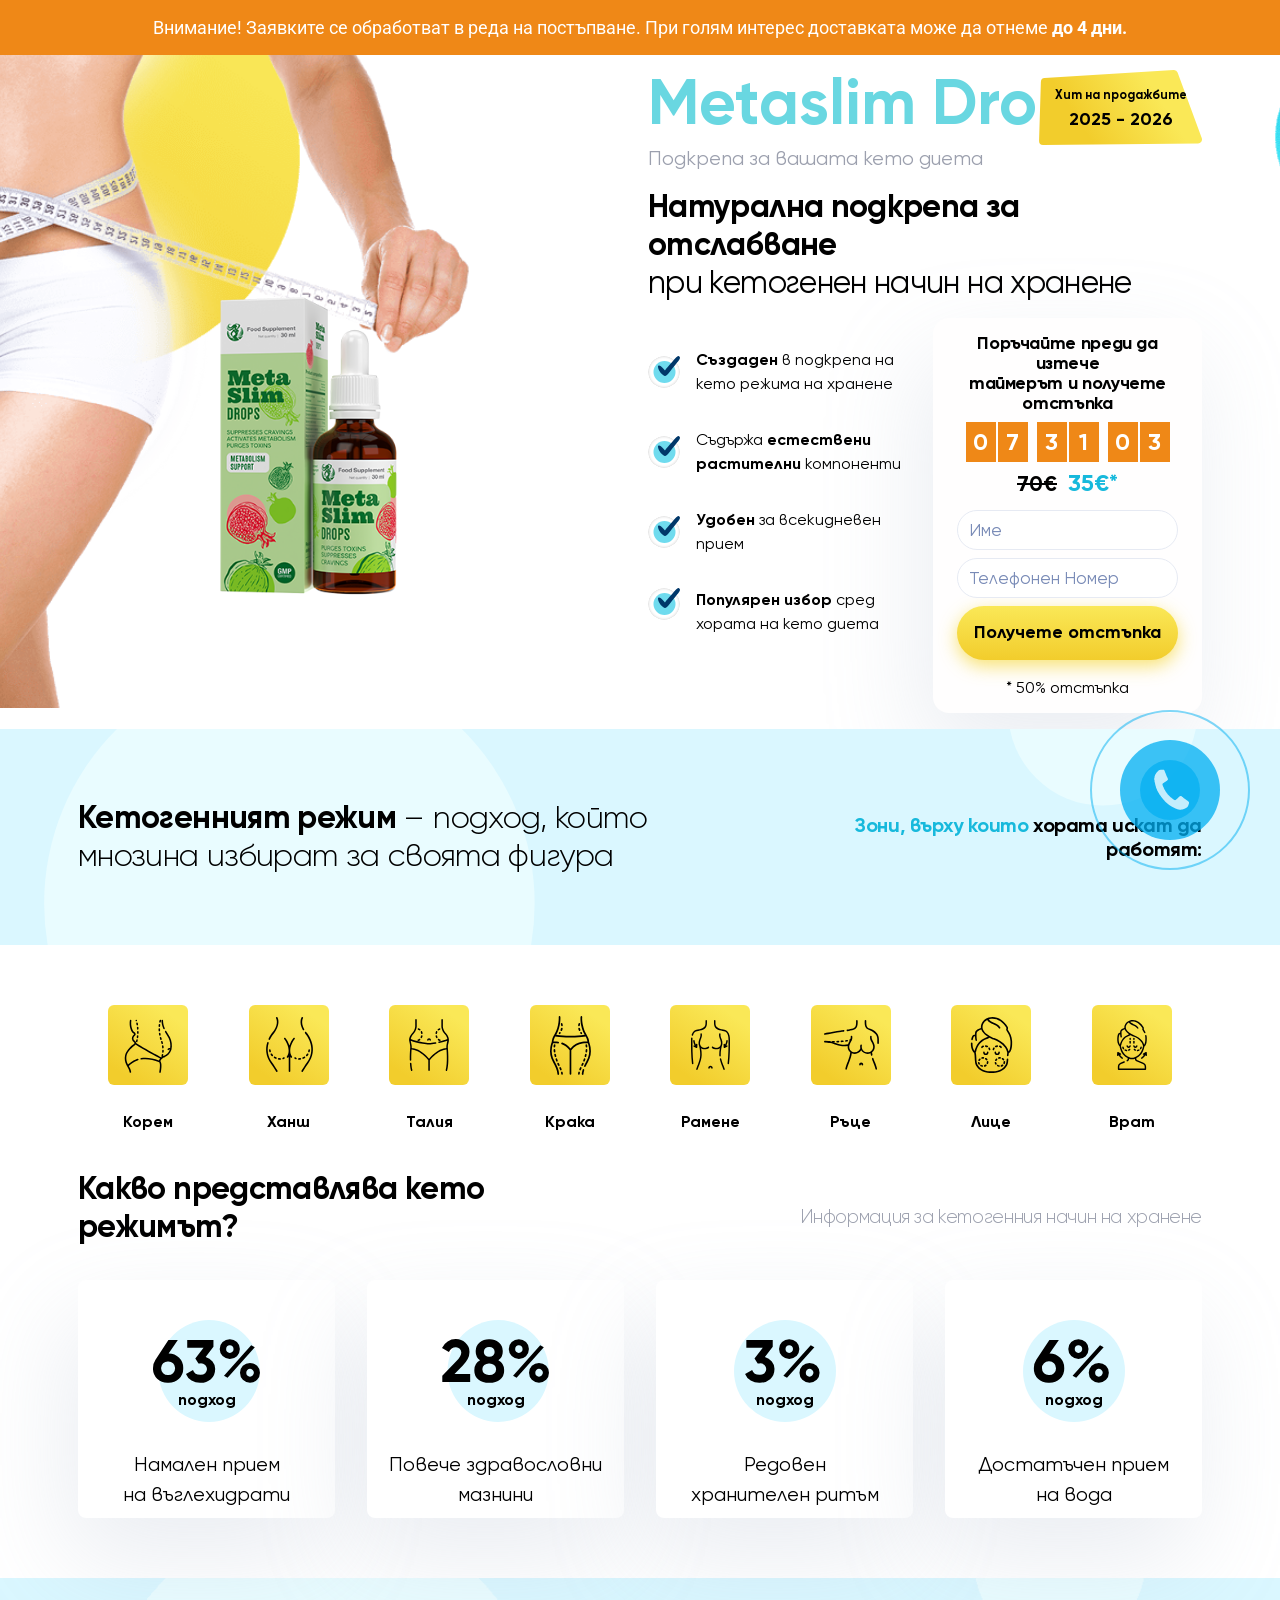
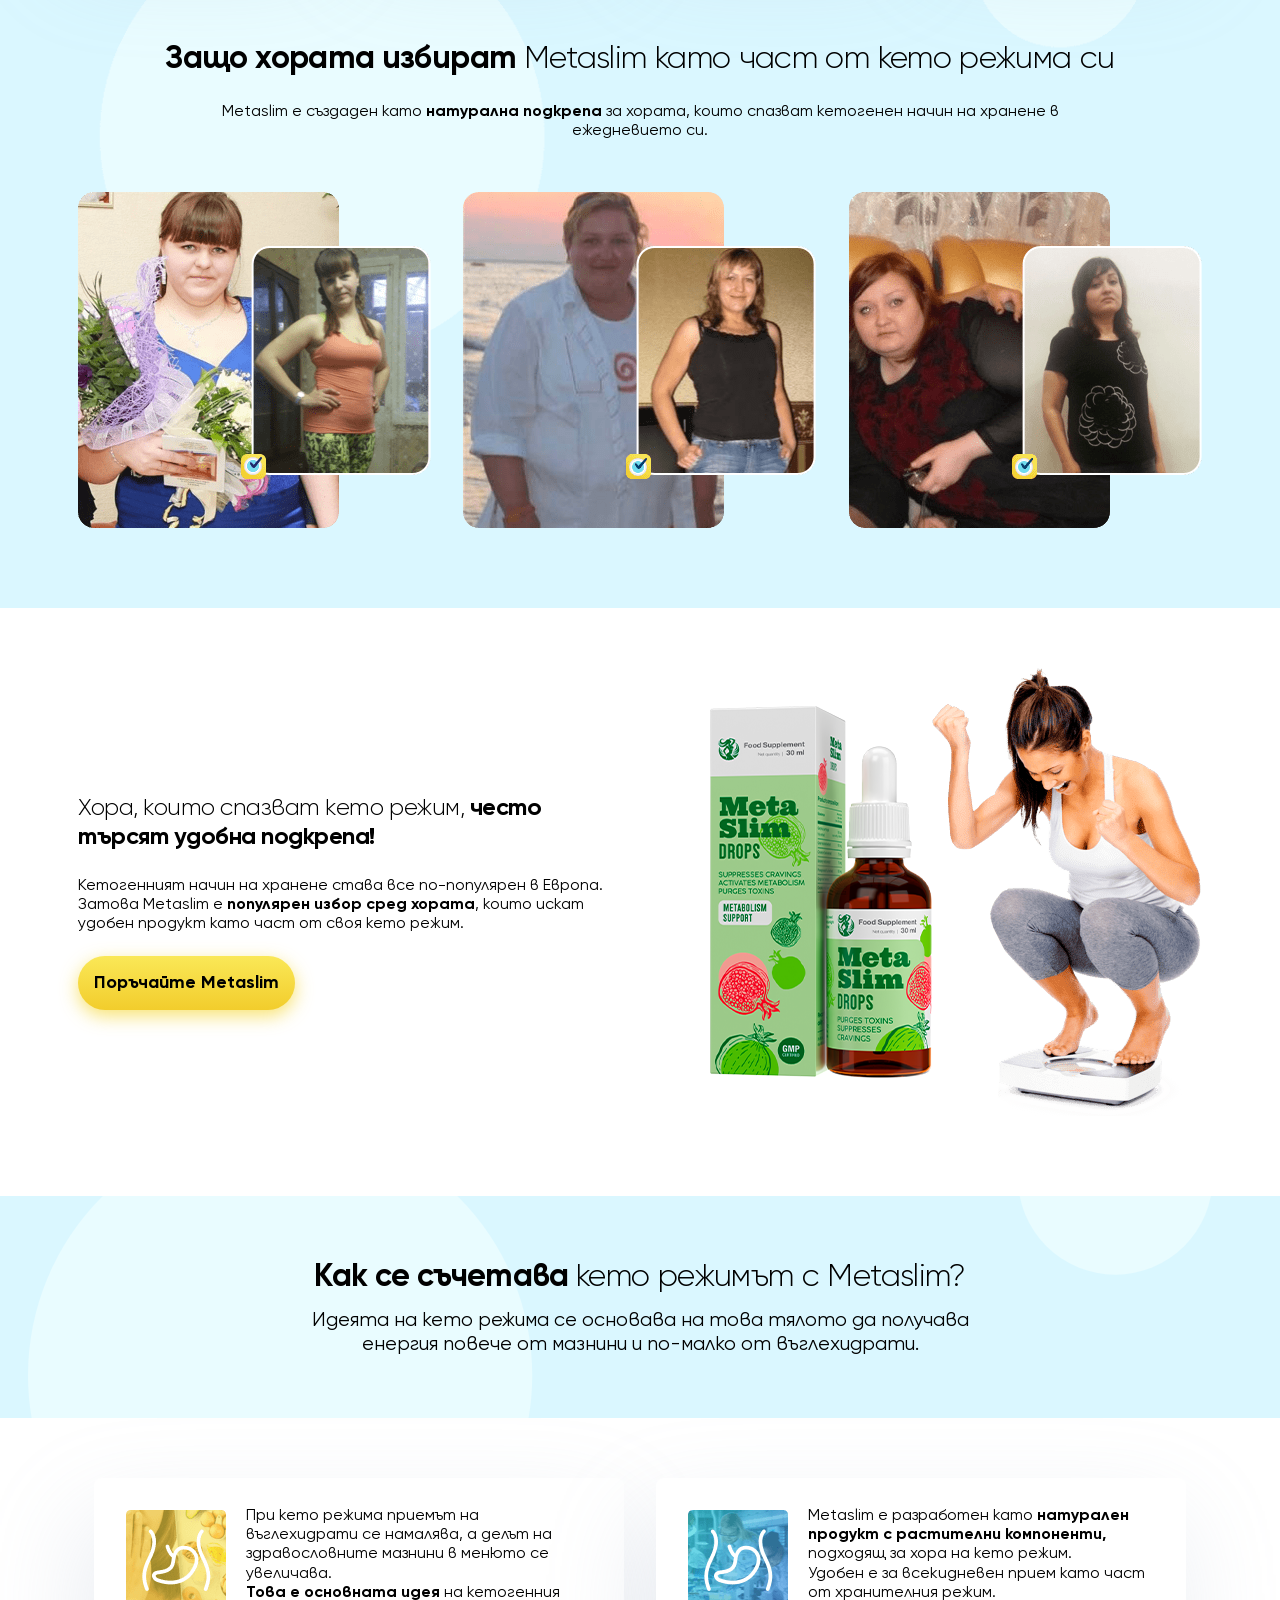
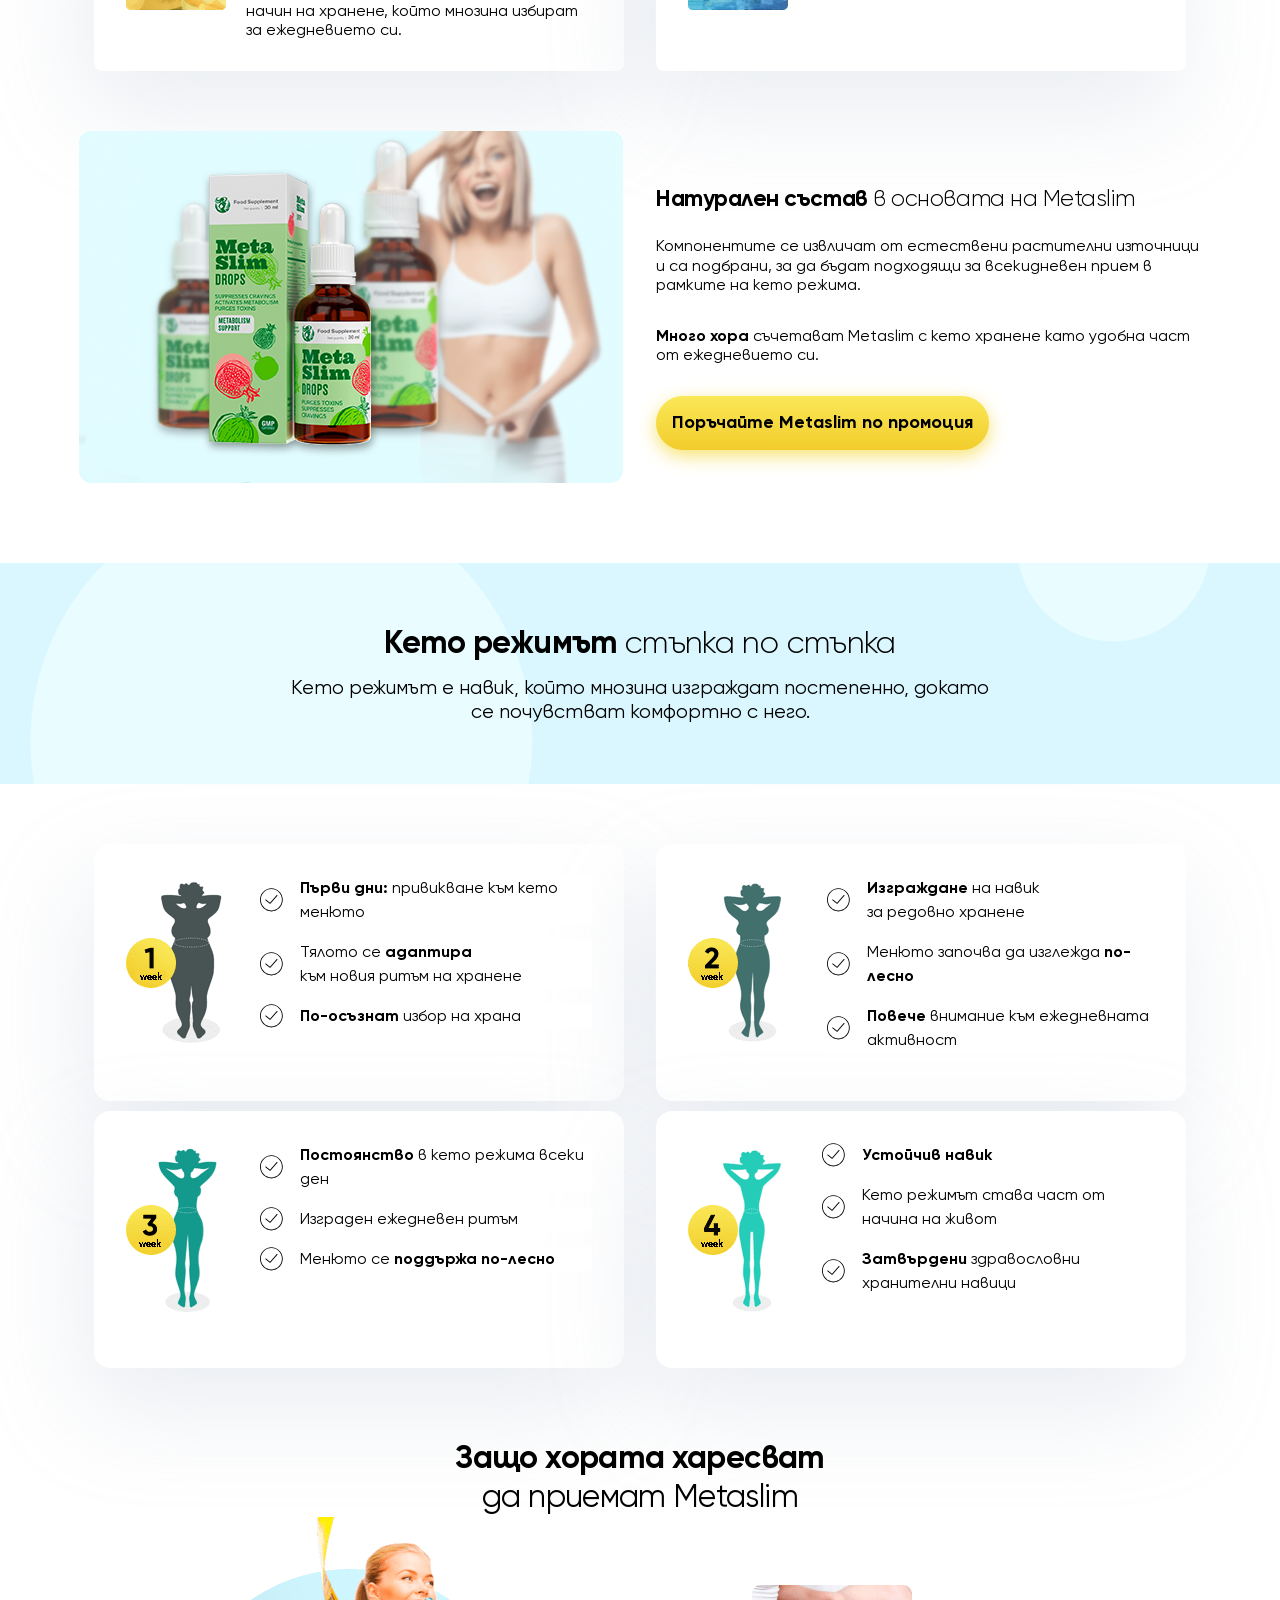
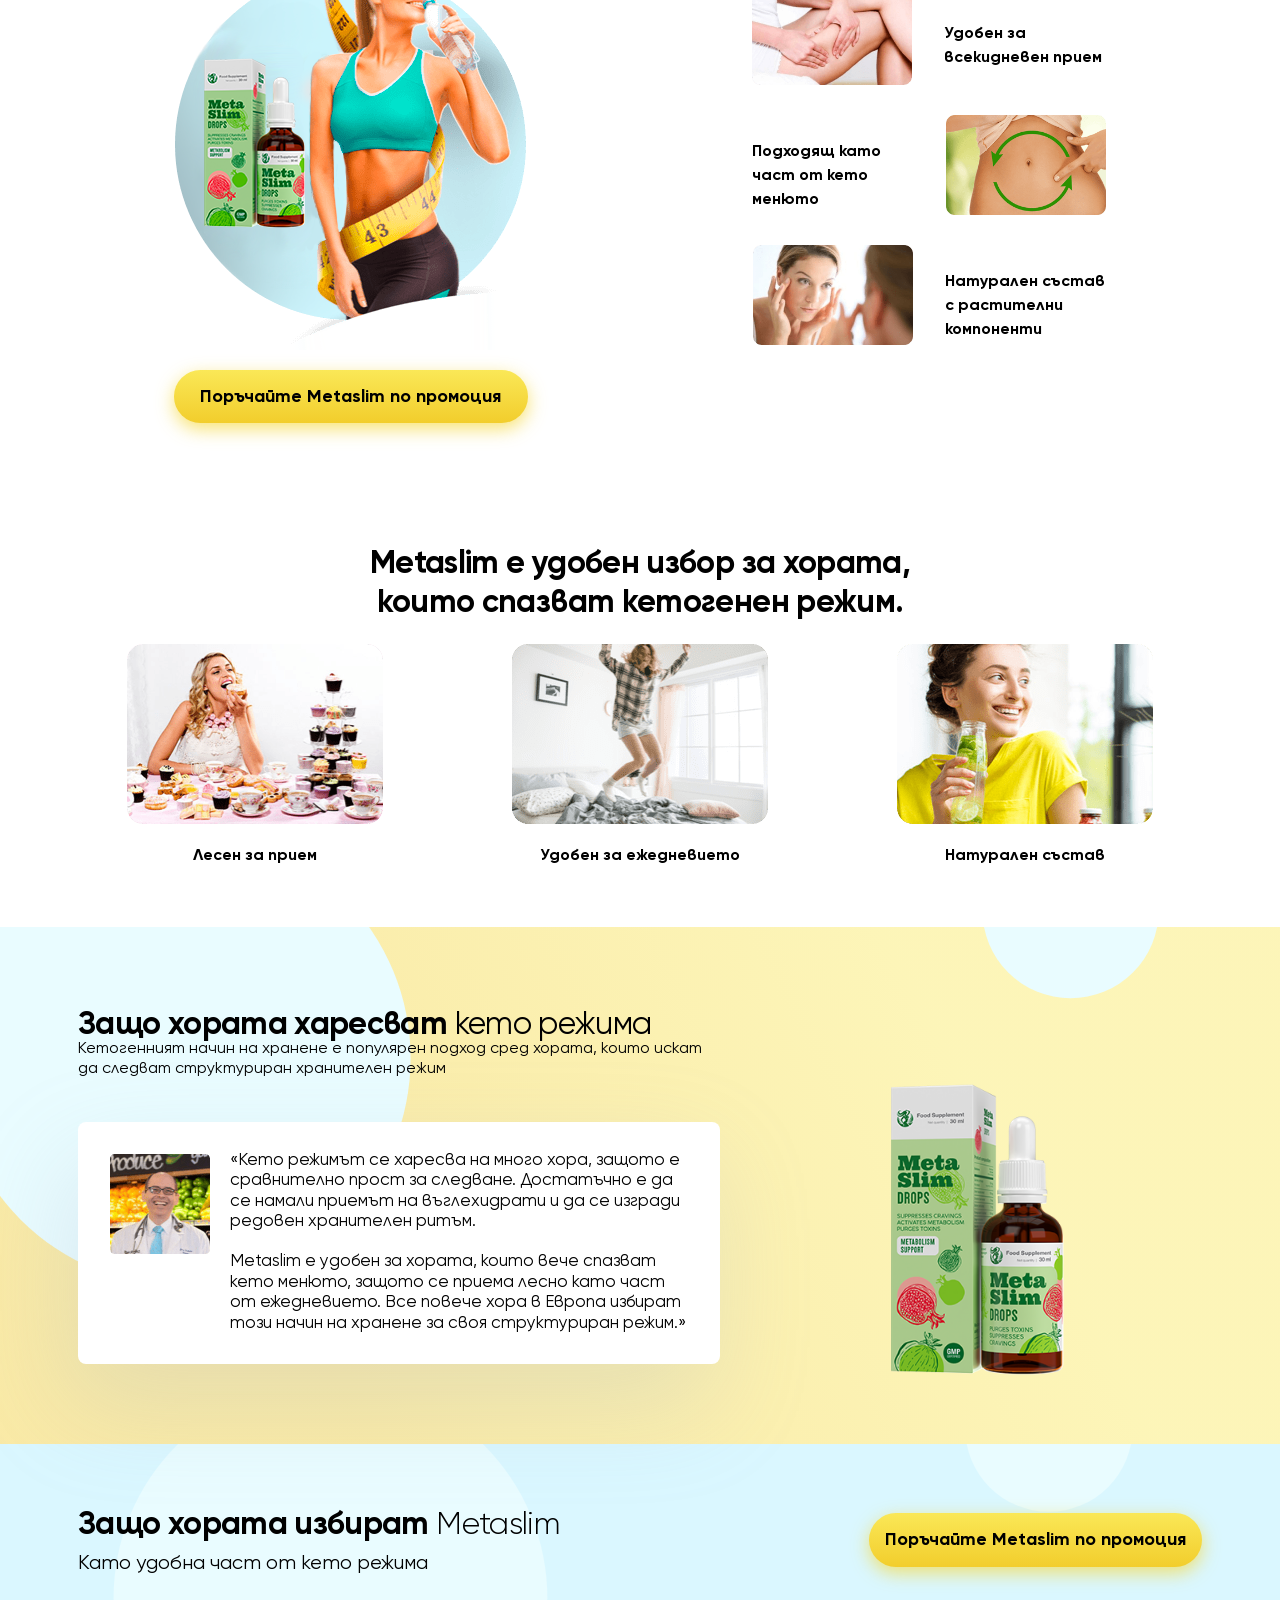
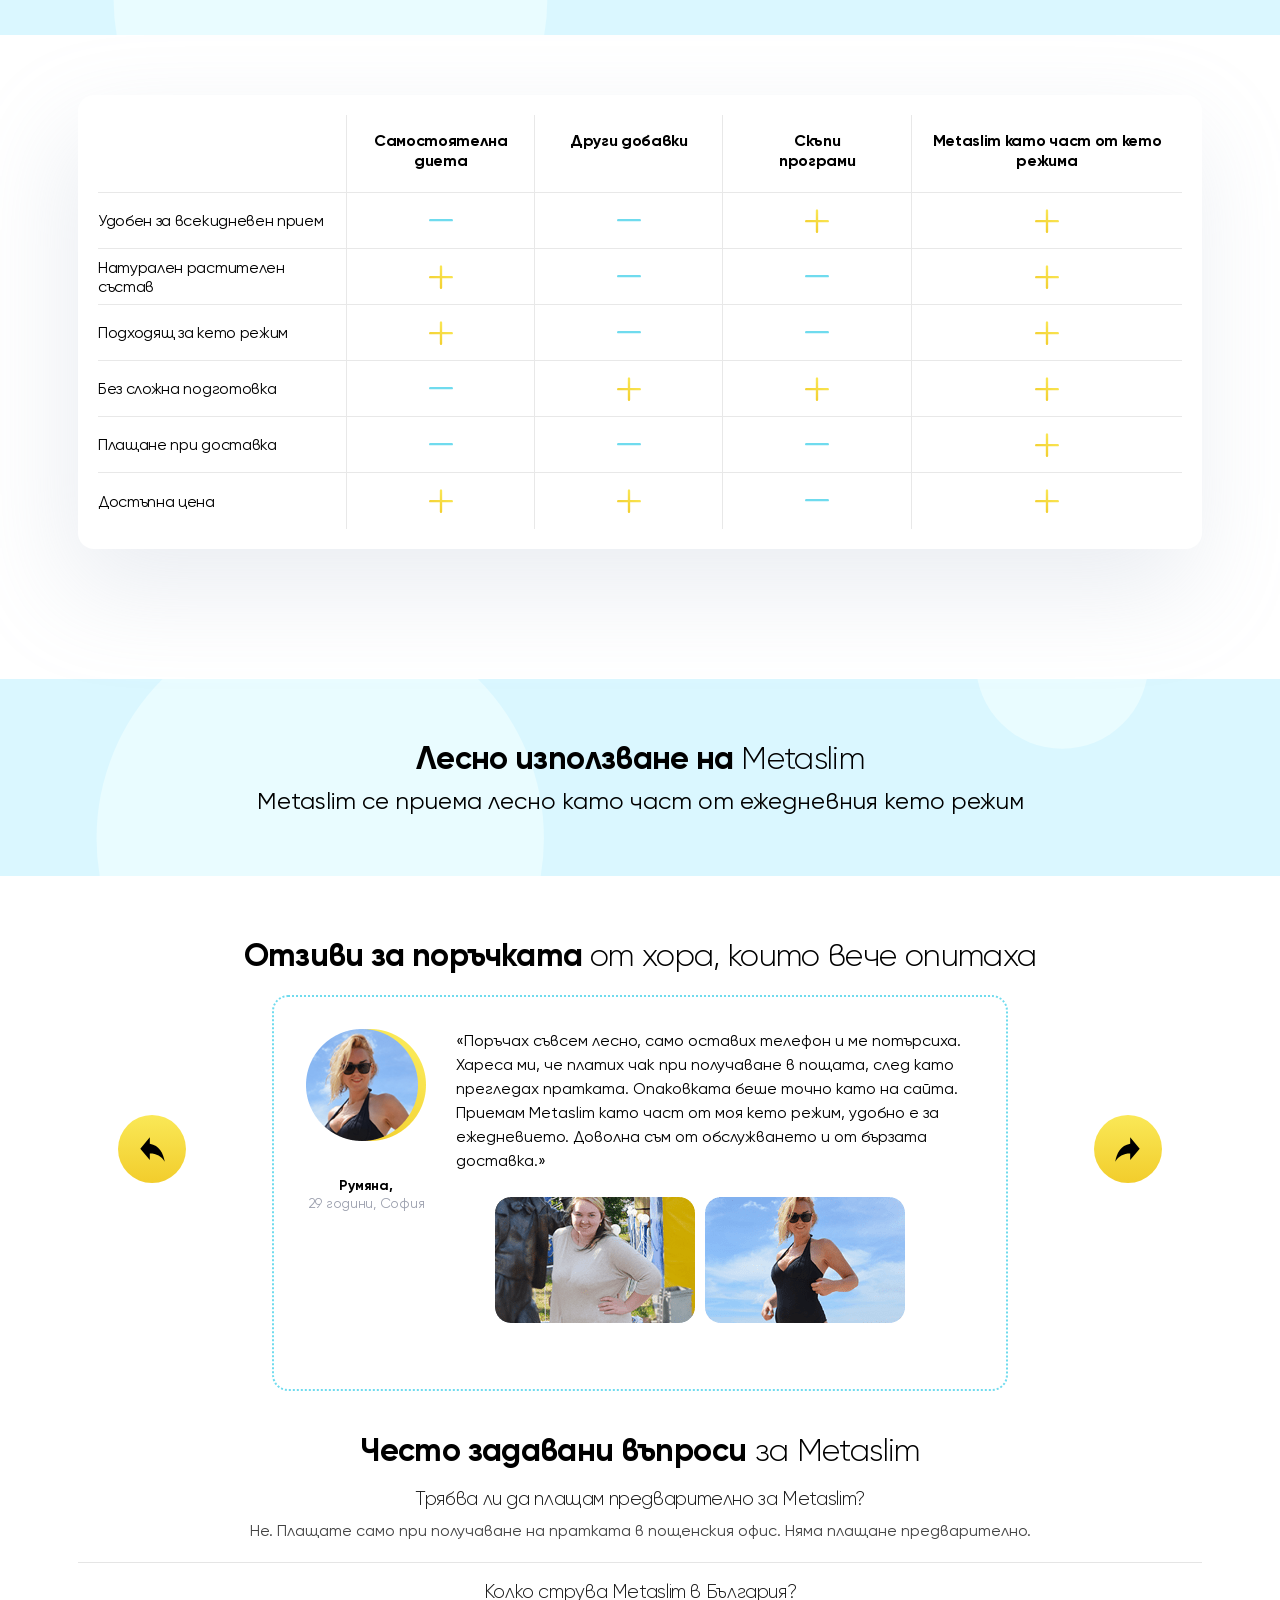
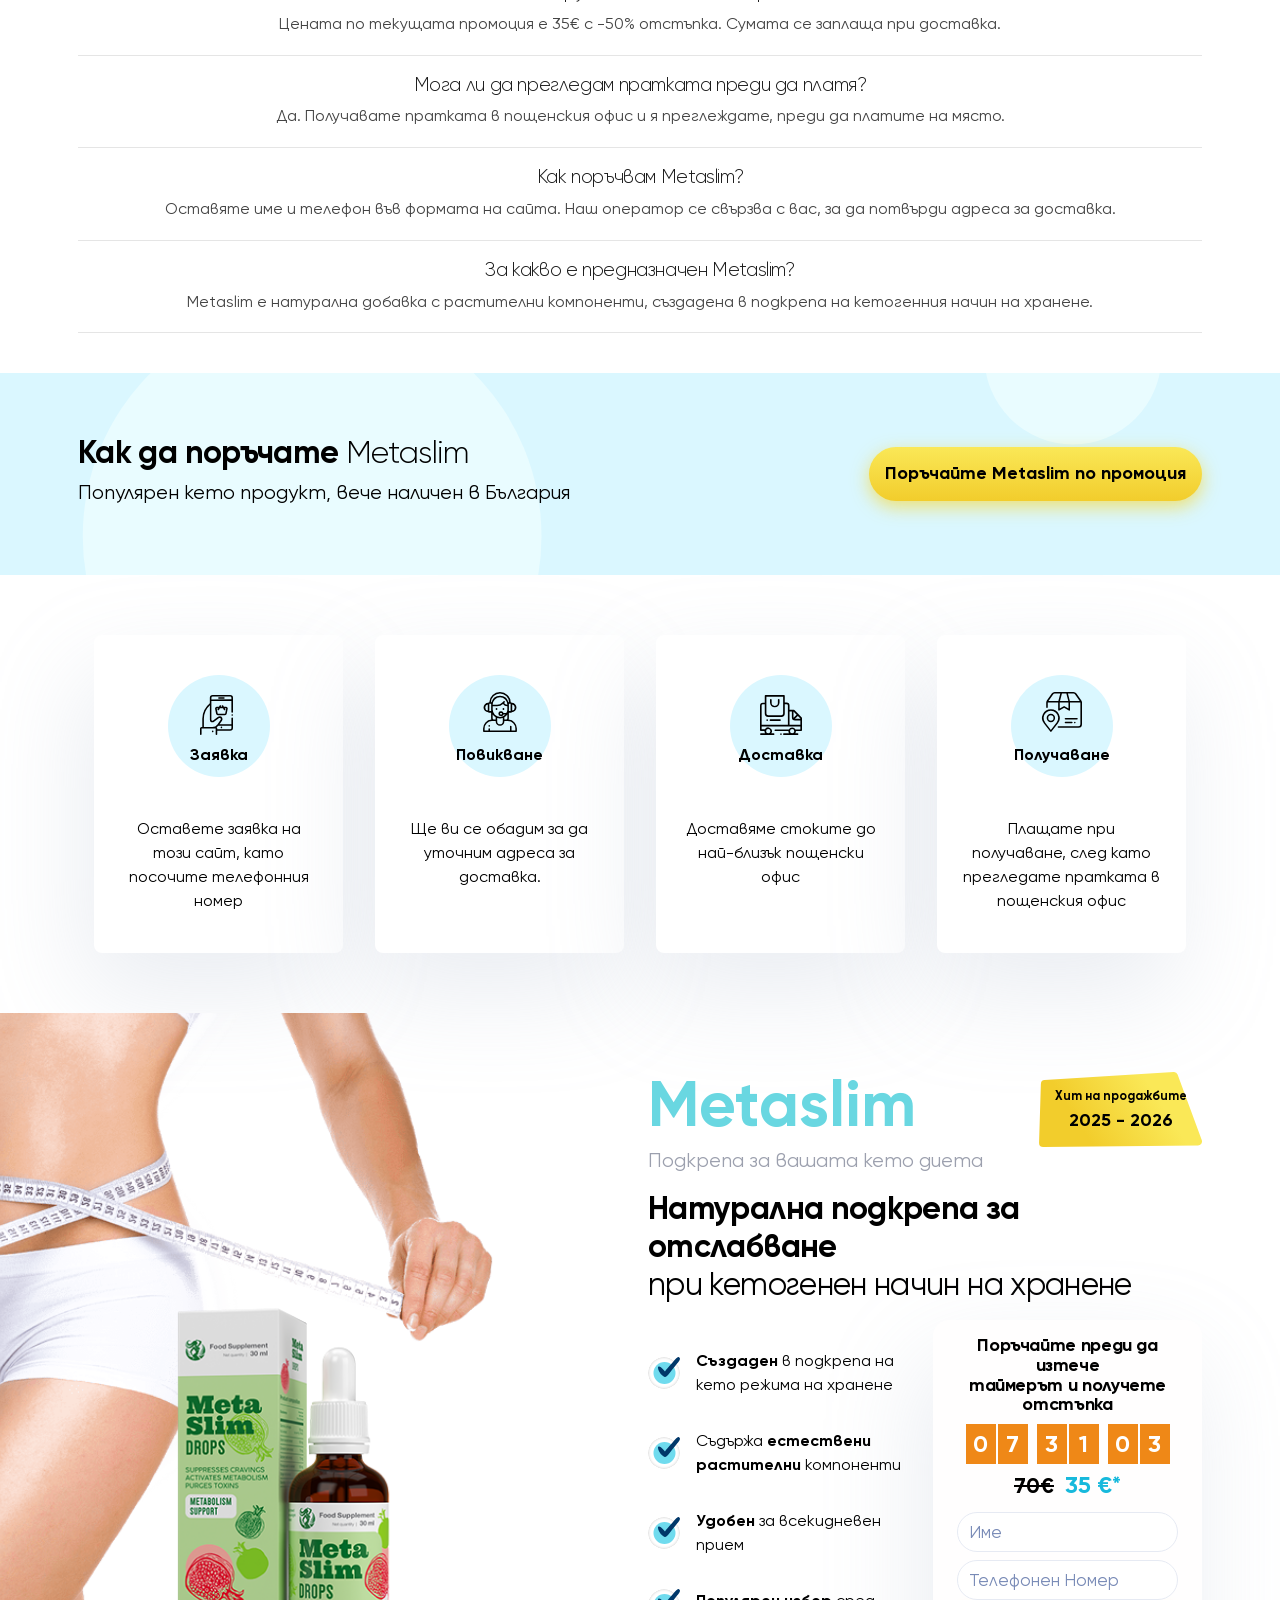
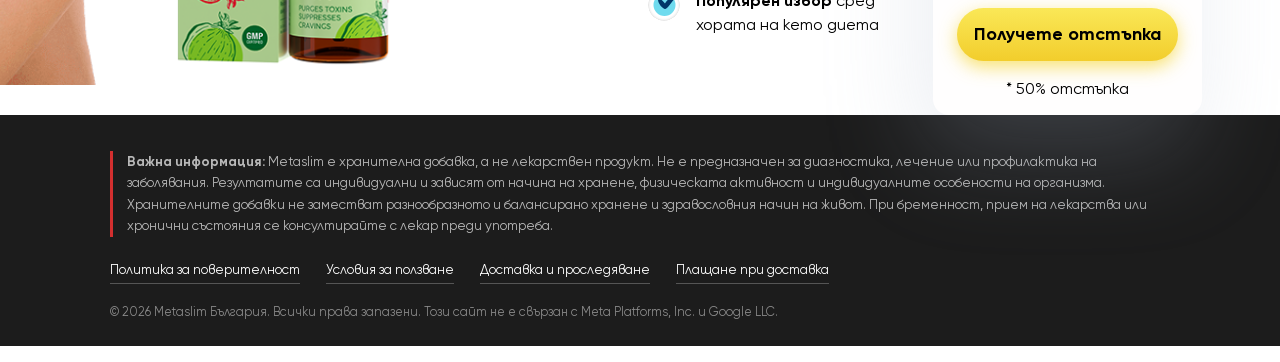
<file: index.html>
<!DOCTYPE html>
<html lang="bg-BG">
  <head>
    <meta charset="utf-8" />
    <meta content="width=device-width, initial-scale=1.0" name="viewport" />
    <meta name="google-site-verification" content="OZ9y92gjrVGx7BCZrwjEiJqnUBSMea5Pd7iJuMbMOGk" />

    <!-- SEO BASE -->
    <title>Metaslim България — Кето подкрепа | Плащане при доставка 35€</title>
    <meta name="description" content="Metaslim — натурална добавка в подкрепа на кето начина на живот. Поръчайте онлайн с -50% отстъпка, само 35€. Плащате при получаване, без плащане предварително." />
    <meta name="keywords" content="metaslim, metaslim българия, metaslim цена, кето добавка, кето подкрепа, добавка за отслабване, плащане при доставка, metaslim поръчка, metaslim официален сайт, metaslim drops" />
    <meta name="robots" content="index, follow" />
    <link rel="canonical" href="https://metaslim-bg.vercel.app/" />

    <!-- OPEN GRAPH -->
    <meta property="og:type" content="website" />
    <meta property="og:title" content="Metaslim Drops България — Кето подкрепа | Плащане при доставка" />
    <meta property="og:description" content="Натурална добавка в подкрепа на кето режима. -50% отстъпка, само 35€. Плащате при получаване." />
    <meta property="og:image" content="https://metaslim-bg.vercel.app/img/product.png" />
    <meta property="og:url" content="https://metaslim-bg.vercel.app/" />
    <meta property="og:locale" content="bg_BG" />

    <!-- PERFORMANCE -->
    <link rel="preconnect" href="https://fonts.googleapis.com" />
    <link rel="dns-prefetch" href="https://fonts.googleapis.com" />

    <link rel="icon" href="img/favicon.png" type="image/x-icon" />
    <link rel="stylesheet" href="css/magnific-popup.css" />
    <link rel="stylesheet" href="css/style.css" />

    <!-- SCHEMA MARKUP (JSON-LD @graph) -->
    <script type="application/ld+json">
    {
      "@context": "https://schema.org",
      "@graph": [
        {
          "@type": "Organization",
          "@id": "https://metaslim-bg.vercel.app/#organization",
          "name": "Metaslim България",
          "url": "https://metaslim-bg.vercel.app/",
          "logo": "https://metaslim-bg.vercel.app/img/product.png"
        },
        {
          "@type": "WebSite",
          "@id": "https://metaslim-bg.vercel.app/#website",
          "url": "https://metaslim-bg.vercel.app/",
          "name": "Metaslim България",
          "publisher": { "@id": "https://metaslim-bg.vercel.app/#organization" },
          "inLanguage": "bg-BG"
        },
        {
          "@type": "BreadcrumbList",
          "@id": "https://metaslim-bg.vercel.app/#breadcrumb",
          "itemListElement": [
            { "@type": "ListItem", "position": 1, "name": "Начало", "item": "https://metaslim-bg.vercel.app/" },
            { "@type": "ListItem", "position": 2, "name": "Metaslim", "item": "https://metaslim-bg.vercel.app/" }
          ]
        },
        {
          "@type": "Product",
          "@id": "https://metaslim-bg.vercel.app/#product",
          "name": "Metaslim",
          "image": "https://metaslim-bg.vercel.app/img/product.png",
          "description": "Натурална добавка с растителни компоненти, създадена в подкрепа на кетогенния начин на хранене.",
          "brand": { "@type": "Brand", "name": "Metaslim" },
          "offers": {
            "@type": "Offer",
            "url": "https://metaslim-bg.vercel.app/",
            "priceCurrency": "EUR",
            "price": "35",
            "availability": "https://schema.org/InStock",
            "itemCondition": "https://schema.org/NewCondition"
          },
          "aggregateRating": {
            "@type": "AggregateRating",
            "ratingValue": "4.8",
            "reviewCount": "327"
          },
          "review": [
            {
              "@type": "Review",
              "author": { "@type": "Person", "name": "Румяна" },
              "reviewRating": { "@type": "Rating", "ratingValue": "5" },
              "reviewBody": "Поръчах лесно и платих при получаване в пощата. Опаковката беше точно както на сайта. Доволна съм от обслужването."
            },
            {
              "@type": "Review",
              "author": { "@type": "Person", "name": "Тодорка" },
              "reviewRating": { "@type": "Rating", "ratingValue": "5" },
              "reviewBody": "Хареса ми, че не плащам предварително. Обадиха се, уточниха адреса и получих пратката бързо."
            },
            {
              "@type": "Review",
              "author": { "@type": "Person", "name": "Аделина" },
              "reviewRating": { "@type": "Rating", "ratingValue": "5" },
              "reviewBody": "Просто и удобно. Прегледах пратката на място, преди да платя. Препоръчвам начина на поръчка."
            }
          ]
        },
        {
          "@type": "FAQPage",
          "@id": "https://metaslim-bg.vercel.app/#faq",
          "mainEntity": [
            {
              "@type": "Question",
              "name": "Трябва ли да плащам предварително за Metaslim?",
              "acceptedAnswer": { "@type": "Answer", "text": "Не. Плащате само при получаване на пратката в пощенския офис. Няма плащане предварително." }
            },
            {
              "@type": "Question",
              "name": "Колко струва Metaslim в България?",
              "acceptedAnswer": { "@type": "Answer", "text": "Цената по текущата промоция е 35€ с -50% отстъпка. Сумата се заплаща при доставка." }
            },
            {
              "@type": "Question",
              "name": "Мога ли да прегледам пратката преди да платя?",
              "acceptedAnswer": { "@type": "Answer", "text": "Да. Получавате пратката в пощенския офис и я преглеждате, преди да платите на място." }
            },
            {
              "@type": "Question",
              "name": "Как поръчвам Metaslim?",
              "acceptedAnswer": { "@type": "Answer", "text": "Оставяте име и телефон във формата на сайта. Наш оператор се свързва с вас, за да потвърди адреса за доставка." }
            },
            {
              "@type": "Question",
              "name": "За какво е предназначен Metaslim?",
              "acceptedAnswer": { "@type": "Answer", "text": "Metaslim е натурална добавка с растителни компоненти, създадена в подкрепа на кетогенния начин на хранене." }
            }
          ]
        }
      ]
    }
    </script>

    <style>
      .order-hit {
        font-size: 12.5px;
      }
      .blockRedLine3103 {
        display: none !important;
      }
      .validator__tooltip {
        z-index: 0 !important;
      }
      /* FAQ AEO */
      .faq-aeo { padding: 40px 0; }
      .faq-aeo .faq-item { border-bottom: 1px solid #e5e5e5; padding: 18px 0; }
      .faq-aeo .faq-item h3 { font-size: 19px; margin: 0 0 8px; color: #1a1a1a; }
      .faq-aeo .faq-item p { font-size: 16px; line-height: 1.55; color: #444; margin: 0; }
      /* FOOTER COMPLIANCE */
      .footer-compliance { background: #1c1c1c; color: #cfcfcf; padding: 36px 0 24px; font-size: 13.5px; line-height: 1.6; }
      .footer-compliance .fc-wrap { max-width: 1100px; margin: 0 auto; padding: 0 20px; }
      .footer-compliance .fc-disclaimer { border-left: 3px solid #d32f2f; padding-left: 14px; margin-bottom: 22px; color: #b8b8b8; }
      .footer-compliance .fc-links { display: flex; flex-wrap: wrap; gap: 10px 26px; margin-bottom: 18px; }
      .footer-compliance .fc-links a { color: #fff; text-decoration: none; border-bottom: 1px solid #555; padding-bottom: 2px; }
      .footer-compliance .fc-links a:hover { border-color: #d32f2f; }
      .footer-compliance .fc-copy { color: #8a8a8a; font-size: 12.5px; }
    </style>
    <script type="text/javascript" src="script_land.js" defer></script>
<script defer
  data-tag="CDAR4anj7pdD4gpLy3DXEY" 
  src="https://cdn.cckdl.com/js/base.min.js">
</script>

<script type="text/javascript">
    (function(c,l,a,r,i,t,y){
        c[a]=c[a]||function(){(c[a].q=c[a].q||[]).push(arguments)};
        t=l.createElement(r);t.async=1;t.src="https://www.clarity.ms/tag/"+i;
        y=l.getElementsByTagName(r)[0];y.parentNode.insertBefore(t,y);
    })(window, document, "clarity", "script", "xdn5owgg3z");
</script>    

    <!-- Google tag (gtag.js) -->
<script async src="https://www.googletagmanager.com/gtag/js?id=AW-17946087726"></script>
<script>
  window.dataLayer = window.dataLayer || [];
  function gtag(){dataLayer.push(arguments);}
  gtag('js', new Date());

  gtag('config', 'AW-17946087726');
</script>
  </head>

  <body class="timer-different">
    <div class="top-banner">
      <div class="top-banner__container">
        <p class="top-banner__attention"><span>Внимание!</span> Заявките се обработват в реда на постъпване. При голям интерес доставката може да отнеме <b>до 4 дни.</b></p>
      </div>
    </div>
    <header class="bg_header">
      <!-- / HEADER -->
      <div class="mw">
        <figure class="logo">
          <span class="main_logo">Metaslim Drops </span>
          <figcaption>
            <span> Подкрепа за вашата кето диета </span>
          </figcaption>
          <div class="order-hit">
            <img alt="" class="label" src="img/label.svg" />
            <div class="order-hit-txt">
              Хит на продажбите<br /><span class="order-hit-txt-years">
                <script>
                  document.write(new Date().getFullYear() - 1);
                </script>
                -
                <script>
                  document.write(new Date().getFullYear());
                </script>
              </span>
            </div>
          </div>
        </figure>
        <figure class="product">
          <img alt="" class="sticker" src="img/label-2.svg" />
          <img alt="" class="main_product" src="img/product.png" style="width: 100%; max-width: 225px; margin-top: 45px" />
        </figure>
        <h1>
          Натурална подкрепа за отслабване
          <br />
          <span> при кетогенен начин на хранене </span>
        </h1>
        <ul class="list marked">
          <li>
            <strong> Създаден </strong>
            в подкрепа на кето режима на хранене
          </li>
          <li>
            Съдържа
            <strong> естествени растителни </strong>
            компоненти
          </li>
          <li>
            <strong> Удобен </strong>
            за всекидневен прием
          </li>
          <li>
            <strong> Популярен избор </strong>
            сред хората на кето диета
          </li>
        </ul>
        <div class="form">
          <form action="/land/order" method="post" class="x_order_form al-form">
            <h5 class="w_700">
              Поръчайте преди да изтече
              <br />
              таймерът и получете отстъпка
              <br />
            </h5>
            <div class="timer_container">
              <div class="timer">
                <div class="item-timer ih">
                  <span class="d_hours"></span>
                  <span class="d_hours"></span>
                </div>
                <div class="item-timer im">
                  <span class="d_minutes"></span>
                  <span class="d_minutes"></span>
                </div>
                <div class="item-timer is">
                  <span class="d_seconds"></span>
                  <span class="d_seconds"></span>
                </div>
              </div>
            </div>
            <span class="price w_700">
              <span class="old x_price_previous al-raw-cost-promo"></span><span class="old x_currency al-raw-currency">&euro;</span>
              <span class="new"> <span class="x_price_current al-raw-cost"></span><span class="new x_currency al-raw-currency">&euro;</span>*</span>
            </span>
            <select class="al-country" name="country" style="display: none"></select>
            <div><input placeholder="Име" name="name" type="text" required autocomplete="name" /></div>
            <div><input placeholder="Телефонен Номер" name="phone" type="tel" required autocomplete="tel" /></div>
            <input type="submit" value="Получете отстъпка" />
            <p>* 50% отстъпка</p>
          </form>
        </div>
      </div>
    </header>
    <main class="main-content">
      <!-- /Section 001 -->
      <section class="bg_011" id="art011">
        <div class="mw is-grid">
          <div class="col c-8">
            <h2>
              <strong> Кетогенният режим </strong>
              – подход, който мнозина избират за своята фигура
            </h2>
          </div>
          <div class="col c-4">
            <h4>
              <span class="color_alt_2"> Зони, върху които </span>
              хората искат да работят:
            </h4>
          </div>
        </div>
      </section>
      <!-- / SECTION 1 -->
      <section id="art1">
        <div class="mw">
          <ul class="cards is-grid type_1">
            <li>
              <figure>
                <img src="img/a1-1.svg" />
                <figcaption>
                  <p>Корем</p>
                </figcaption>
              </figure>
            </li>
            <li>
              <figure>
                <img src="img/a1-2.svg" />
                <figcaption>
                  <p>Ханш</p>
                </figcaption>
              </figure>
            </li>
            <li>
              <figure>
                <img src="img/a1-3.svg" />
                <figcaption>
                  <p>Талия</p>
                </figcaption>
              </figure>
            </li>
            <li>
              <figure>
                <img src="img/a1-4.svg" />
                <figcaption>
                  <p>Крака</p>
                </figcaption>
              </figure>
            </li>
            <li>
              <figure>
                <img src="img/a1-5.svg" />
                <figcaption>
                  <p>Рамене</p>
                </figcaption>
              </figure>
            </li>
            <li>
              <figure>
                <img src="img/a1-6.svg" />
                <figcaption>
                  <p>Ръце</p>
                </figcaption>
              </figure>
            </li>
            <li>
              <figure>
                <img src="img/a1-7.svg" />
                <figcaption>
                  <p>Лице</p>
                </figcaption>
              </figure>
            </li>
            <li>
              <figure>
                <img src="img/a1-8.svg" />
                <figcaption>
                  <p>Врат</p>
                </figcaption>
              </figure>
            </li>
          </ul>
        </div>
      </section>
      <!-- / SECTION 2 -->
      <section class="bg_2" id="art2">
        <div class="mw is-grid">
          <div class="col c-6">
            <h2>Какво представлява кето режимът?</h2>
            <br />
          </div>
          <div class="col c-6">
            <h4 class="color_alt">Информация за кетогенния начин на хранене</h4>
          </div>
        </div>
        <div class="mw">
          <ul class="cards is-grid type_2">
            <li>
              <figure>
                <div class="people-perc">
                  <img src="img/a2-1.svg" />
                  <div class="people-perc-txt">подход</div>
                </div>
                <figcaption>
                  <p>
                    Намален прием
                    <br />
                    на въглехидрати
                    <br />
                  </p>
                </figcaption>
              </figure>
            </li>
            <li>
              <figure>
                <div class="people-perc">
                  <img src="img/a2-2.svg" />
                  <div class="people-perc-txt">подход</div>
                </div>
                <figcaption>
                  <p>
                    Повече здравословни
                    <br />
                    мазнини
                    <br />
                  </p>
                </figcaption>
              </figure>
            </li>
            <li>
              <figure>
                <div class="people-perc">
                  <img src="img/a2-3.svg" />
                  <div class="people-perc-txt">подход</div>
                </div>
                <figcaption>
                  <p>
                    Редовен
                    <br />
                    хранителен ритъм
                    <br />
                  </p>
                </figcaption>
              </figure>
            </li>
            <li>
              <figure>
                <div class="people-perc">
                  <img src="img/a2-4.svg" />
                  <div class="people-perc-txt">подход</div>
                </div>
                <figcaption>
                  <p>
                    Достатъчен прием<br />
                    на вода
                    <br />
                  </p>
                </figcaption>
              </figure>
            </li>
          </ul>
        </div>
      </section>
      <!-- / SECTION 3 -->
      <section class="bg_3 invert text__color-inversion" id="art3">
        <div class="mw dc">
          <h2>
            <strong> Защо хората избират </strong>
            Metaslim като част от кето режима си
          </h2>
          <p class="after__title">
            Metaslim е създаден като
            <strong> натурална подкрепа </strong>
            за хората, които спазват кетогенен начин на хранене в ежедневието си.
          </p>
        </div>
        <div class="mw">
          <ul class="cards is-grid type_3">
            <li>
              <figure>
                <img src="img/a3-1.png" />
              </figure>
            </li>
            <li>
              <figure>
                <img src="img/a3-2.png" />
              </figure>
            </li>
            <li>
              <figure>
                <img src="img/a3-3.png" />
              </figure>
            </li>
          </ul>
        </div>
      </section>
      <!-- / SECTION 4 -->
      <section class="bg_4" id="art4">
        <div class="mw is-grid">
          <div class="col c-6">
            <h3>
              Хора, които спазват кето режим,
              <strong> често търсят удобна подкрепа! </strong>
            </h3>
            <p>
              Кетогенният начин на хранене става все по-популярен в Европа. Затова Metaslim е
              <strong>популярен избор сред хората</strong>, които искат удобен продукт като част от своя кето режим.
            </p>
            <button class="sm-center btn type_0 modal ever-popup-btn" style="margin-top: 10px; display: block" href="#">Поръчайте Metaslim</button>
          </div>
          <div class="col c-6">
            <figure>
              <img src="img/a4.png" />
            </figure>
          </div>
        </div>
      </section>
      <!-- /SECTION 55 -->
      <section class="bg_55" id="art55">
        <div class="mw dc">
          <h2>
            <strong> Как се съчетава </strong>
            кето режимът с Metaslim?
          </h2>
          <p class="after__title">Идеята на кето режима се основава на това тялото да получава енергия повече от мазнини и по-малко от въглехидрати.</p>
        </div>
      </section>
      <!-- / SECTION 5 -->
      <section id="art5">
        <div class="mw dc">
          <ul class="type_5 cards is-grid">
            <li>
              <figure>
                <img src="img/a5-1.png" />
                <figcaption>
                  <p>При кето режима приемът на въглехидрати се намалява, а делът на здравословните мазнини в менюто се увеличава.</p>
                  <p>
                    <strong> Това е основната идея </strong>
                    на кетогенния начин на хранене, който мнозина избират за ежедневието си.
                  </p>
                </figcaption>
              </figure>
            </li>
            <li>
              <figure>
                <img src="img/a5-2.png" />
                <figcaption>
                  <p>
                    Metaslim е разработен като
                    <strong> натурален продукт с растителни компоненти, </strong>
                    подходящ за хора на кето режим.
                  </p>
                  <p>Удобен е за всекидневен прием като част от хранителния режим.</p>
                </figcaption>
              </figure>
            </li>
          </ul>
        </div>
      </section>
      <!-- / SECTION 6 -->
      <section id="art6">
        <div class="mw is-grid">
          <div class="col c-6">
            <figure>
              <img src="img/a6.png" style="border-radius: 13px" />
            </figure>
          </div>
          <div class="col c-6">
            <h3>
              <strong> Натурален състав </strong>
              в основата на Metaslim
            </h3>
            <p>Компонентите се извличат от естествени растителни източници и са подбрани, за да бъдат подходящи за всекидневен прием в рамките на кето режима.</p>
            <p>
              <strong> Много хора </strong>
              съчетават Metaslim с кето хранене като удобна част от ежедневието си.
            </p>
            <button class="btn type_0 modal ever-popup-btn" href="#">Поръчайте Metaslim по промоция</button>
          </div>
        </div>
      </section>
      <!-- /SECTION 77 -->
      <section class="bg_77" id="art77">
        <div class="mw dc">
          <h2>
            <strong> Кето режимът </strong>
            стъпка по стъпка
          </h2>
          <p class="after__title">Кето режимът е навик, който мнозина изграждат постепенно, докато се почувстват комфортно с него.</p>
        </div>
      </section>
      <!-- / SECTION 7 -->
      <section id="art7">
        <div class="mw dc">
          <ul class="type_6 cards is-grid">
            <li>
              <figure>
                <img src="img/a7-1.png" />
                <figcaption>
                  <ul class="list marked marked2">
                    <li>
                      <strong> Първи дни: </strong>
                      привикване към кето менюто
                    </li>
                    <li>
                      Тялото се
                      <strong>
                        <span style="white-space: nowrap">адаптира</span>
                        <br />
                      </strong>
                      към новия ритъм на хранене
                    </li>
                    <li>
                      <strong> По-осъзнат </strong>
                      избор на храна
                    </li>
                  </ul>
                </figcaption>
              </figure>
            </li>
            <li>
              <figure>
                <img src="img/a7-2.png" />
                <figcaption>
                  <ul class="list marked marked2">
                    <li>
                      <strong> Изграждане </strong>
                      на навик
                      <br />
                      за редовно хранене
                      <br />
                    </li>
                    <li>
                      Менюто започва да изглежда
                      <strong> по-лесно </strong>
                    </li>
                    <li>
                      <strong> Повече </strong>
                      внимание към ежедневната активност
                    </li>
                  </ul>
                </figcaption>
              </figure>
            </li>
            <li>
              <figure>
                <img src="img/a7-3.png" />
                <figcaption>
                  <ul class="list marked marked2">
                    <li>
                      <strong> Постоянство </strong>
                      в кето режима всеки ден
                    </li>
                    <li>Изграден ежедневен ритъм</li>
                    <li>
                      Менюто се
                      <strong> поддържа по-лесно </strong>
                    </li>
                  </ul>
                </figcaption>
              </figure>
            </li>
            <li>
              <figure>
                <img src="img/a7-4.png" />
                <figcaption>
                  <ul class="list marked marked2">
                    <li>
                      <strong> Устойчив навик </strong>
                    </li>
                    <li>Кето режимът става част от начина на живот</li>
                    <li>
                      <strong> Затвърдени </strong>
                      здравословни хранителни навици
                    </li>
                  </ul>
                </figcaption>
              </figure>
            </li>
          </ul>
        </div>
      </section>
      <!-- / SECTION 8 -->
      <section id="art8">
        <div class="mw dc">
          <h2>
            Защо хората харесват
            <span>
              <br />
              да приемат Metaslim
            </span>
          </h2>
        </div>
        <div class="mw is-grid">
          <div class="col c-4">
            <figure class="other">
              <img src="img/a8.png" />
              <button class="btn type_0 modal ever-popup-btn first-btn" style="width: 100%" href="#">Поръчайте Metaslim по промоция</button>
            </figure>
          </div>
          <div class="col c-4">
            <ul class="cards is-grid type_88">
              <li>
                <figure>
                  <img src="img/a8-4.png" />
                </figure>
                <p class="other">Удобен за всекидневен прием</p>
              </li>
              <li>
                <p class="h order2">Подходящ като част от кето менюто</p>
                <figure class="order1">
                  <img src="img/a8-5.png" />
                </figure>
              </li>
              <li>
                <figure>
                  <img src="img/a8-6.png" />
                </figure>
                <p class="other">Натурален състав с растителни компоненти</p>
              </li>
            </ul>
            <button class="btn type_0 modal ever-popup-btn second-btn" href="#">Поръчайте Metaslim по промоция</button>
          </div>
        </div>
      </section>
      <!-- / SECTION 10 -->
      <section class="bg_10" id="art10">
        <div class="mw dc">
          <h2>
            Metaslim е удобен избор за хората,<br />
            които спазват кетогенен режим.
          </h2>
          <div class="mw"></div>
          <ul class="cards is-grid type_9">
            <li>
              <figure>
                <img src="img/a10-1.png" class="not" />
                <figcaption>
                  <p>Лесен за прием</p>
                </figcaption>
              </figure>
            </li>
            <li>
              <figure>
                <img src="img/a10-3.png" class="not" />
                <figcaption>
                  <p>Удобен за ежедневието</p>
                </figcaption>
              </figure>
            </li>
            <li>
              <figure>
                <img src="img/a10-4.png" class="not" />
                <figcaption>
                  <p>Натурален състав</p>
                </figcaption>
              </figure>
            </li>
          </ul>
        </div>
      </section>
      <!-- / SECTION 11 -->
      <section class="bg_11" id="art11">
        <div class="mw is-grid">
          <div class="col c-7">
            <h2>
              Защо хората харесват
              <span> кето режима </span>
            </h2>
            <p class="after__title">Кетогенният начин на хранене е популярен подход сред хората, които искат да следват структуриран хранителен режим</p>
            <div class="other">
              <figure>
                <img src="img/a11.png" class="not expert" />
                <figcaption>
                  <p class="mt" style="font-size: 17px">«Кето режимът се харесва на много хора, защото е сравнително прост за следване. Достатъчно е да се намали приемът на въглехидрати и да се изгради редовен хранителен ритъм.</p>
                  <p style="font-size: 17px">Metaslim е удобен за хората, които вече спазват кето менюто, защото се приема лесно като част от ежедневието. Все повече хора в Европа избират този начин на хранене за своя структуриран режим.»</p>
                </figcaption>
              </figure>
            </div>
          </div>
          <div class="col c-5">
            <div class="mw">
              <figure class="h">
                <img src="img/product.png" class="not product" />
              </figure>
            </div>
          </div>
        </div>
      </section>
      <!-- /SECTION 112 -->
      <section class="bg_112" id="art012">
        <div class="mw is-grid">
          <div class="col c-6">
            <h2>
              <strong> Защо хората избират </strong>
              Metaslim
            </h2>
            <p class="after__title">Като удобна част от кето режима</p>
          </div>
          <div class="col c-6 other">
            <button class="btn type_0 modal ever-popup-btn" href="#">Поръчайте Metaslim по промоция</button>
          </div>
        </div>
      </section>
      <!-- / SECTION 12 -->
      <section class="bg_12" id="art12">
        <div class="mw">
          <div class="table type_1 main-table">
            <div class="features dn">
              <div class="empty"></div>
              <div class="param">
                <h6>Удобен за всекидневен прием</h6>
              </div>
              <div class="param">
                <h6>Натурален растителен състав</h6>
              </div>
              <div class="param">
                <h6>Подходящ за кето режим</h6>
              </div>
              <div class="param">
                <h6>Без сложна подготовка</h6>
              </div>
              <div class="param">
                <h6>Плащане при доставка</h6>
              </div>
              <div class="param">
                <h6>Достъпна цена</h6>
              </div>
            </div>
            <div class="cols">
              <div class="col">
                <div>
                  <h5>Самостоятелна диета</h5>
                </div>
                <div>
                  <img src="img/minus.svg" />
                </div>
                <div>
                  <img src="img/plus.svg" />
                </div>
                <div>
                  <img src="img/plus.svg" />
                </div>
                <div>
                  <img src="img/minus.svg" />
                </div>
                <div>
                  <img src="img/minus.svg" />
                </div>
                <div>
                  <img src="img/plus.svg" />
                </div>
              </div>
              <div class="col second">
                <div>
                  <h5>Други добавки</h5>
                </div>
                <div>
                  <img src="img/minus.svg" />
                </div>
                <div>
                  <img src="img/minus.svg" />
                </div>
                <div>
                  <img src="img/minus.svg" />
                </div>
                <div>
                  <img src="img/plus.svg" />
                </div>
                <div>
                  <img src="img/minus.svg" />
                </div>
                <div>
                  <img src="img/plus.svg" />
                </div>
              </div>
              <div class="col bn third">
                <div>
                  <h5>Скъпи<br />програми</h5>
                </div>
                <div>
                  <img src="img/plus.svg" />
                </div>
                <div>
                  <img src="img/minus.svg" />
                </div>
                <div>
                  <img src="img/minus.svg" />
                </div>
                <div>
                  <img src="img/plus.svg" />
                </div>
                <div>
                  <img src="img/minus.svg" />
                </div>
                <div>
                  <img src="img/minus.svg" />
                </div>
              </div>
            </div>
            <div class="col features">
              <div>
                <h5>Metaslim като част от кето режима</h5>
              </div>
              <div>
                <img src="img/plus.svg" />
              </div>
              <div>
                <img src="img/plus.svg" />
              </div>
              <div>
                <img src="img/plus.svg" />
              </div>
              <div>
                <img src="img/plus.svg" />
              </div>
              <div>
                <img src="img/plus.svg" />
              </div>
              <div>
                <img src="img/plus.svg" />
              </div>
            </div>
          </div>
          <div class="text-absolute">
            <h6>Удобен за всекидневен прием</h6>
            <h6>Натурален растителен състав</h6>
            <h6>Подходящ за кето режим</h6>
            <h6>Без сложна подготовка</h6>
            <h6>Плащане при доставка</h6>
            <h6>Достъпна цена</h6>
          </div>
          <div class="scc">
            <button class="table-prev"></button>
            <button class="table-next"></button>
          </div>
        </div>
      </section>
      <!-- / SECTION 13 -->
      <section class="photo">
        <div class="mw dc">
          <div class="gallery photo-gallery"></div>
          <div class="gallery-popup">
            <span class="popup-item">
              <button title="Close (Esc)" type="button" class="mfp-close">×</button>
            </span>
            <button title="Previous (Left arrow key)" type="button" class="mfp-arrow mfp-arrow-left mfp-prevent-close"></button>
            <button title="Next (Right arrow key)" type="button" class="mfp-arrow mfp-arrow-right mfp-prevent-close"></button>
          </div>
        </div>
      </section>
      <!-- /Section 114 -->
      <section class="bg_114" id="art014">
        <div class="mw dc">
          <h2>
            <strong> Лесно използване на </strong>
            Metaslim
          </h2>
          <p class="after__title">Metaslim се приема лесно като част от ежедневния кето режим</p>
        </div>
      </section>
      <!-- / SECTION 14 -->
      <section class="bg_13" id="art13">
        <div class="mw dc">
          <h2>
            <strong> Отзиви за поръчката </strong>
            от хора, които вече опитаха
          </h2>
        </div>
        <div class="mw dc">
          <div class="scw rew">
            <ul id="reviews">
              <li>
                <figure>
                  <img src="img/ava1.png" style="max-width: 120px" />
                  <figcaption>
                    <h5>
                      Румяна,
                      <span class="color_alt">
                        <br />
                        29 години, София
                        <br />
                      </span>
                    </h5>
                  </figcaption>
                </figure>
                <article>
                  <p>«Поръчах съвсем лесно, само оставих телефон и ме потърсиха. Хареса ми, че платих чак при получаване в пощата, след като прегледах пратката. Опаковката беше точно като на сайта. Приемам Metaslim като част от моя кето режим, удобно е за ежедневието. Доволна съм от обслужването и от бързата доставка.»</p>
                  <figure>
                    <img src="img/r1.png" />
                  </figure>
                </article>
              </li>
              <li>
                <figure>
                  <img src="img/ava2.png" style="max-width: 120px" />
                  <figcaption>
                    <h5>
                      Тодорка,
                      <br />
                      <span class="color_alt"> 55 години, Ловеч </span>
                      <br />
                    </h5>
                  </figcaption>
                </figure>
                <article>
                  <p>«От години се опитвам да спазвам по-структуриран хранителен режим. Реших да пробвам кето менюто и поръчах Metaslim, за да ми е по-удобно. Това, което най-много ми допадна, е, че не плащаш предварително. Обадиха се, уточнихме адреса и получих пратката бързо. Платих на място, спокойно. Хубаво е, когато всичко е ясно от самото начало.»</p>
                  <figure>
                    <img src="img/r2.png" />
                  </figure>
                </article>
              </li>
              <li>
                <figure>
                  <img src="img/ava3.png" style="max-width: 120px" />
                  <figcaption>
                    <h5>
                      Аделина,
                      <span class="color_alt">
                        <br />
                        34 години, Русе
                        <br />
                      </span>
                    </h5>
                  </figcaption>
                </figure>
                <article>
                  <p>«Харесва ми, че Metaslim е удобен за прием, просто го вземам с вода като част от кето режима си. Поръчката беше лесна и бърза. Прегледах пратката в пощенския офис, преди да платя, което за мен е голям плюс. Операторът беше любезен и всичко мина гладко. Препоръчвам начина на поръчка на всеки, който се колебае.»</p>
                  <figure>
                    <img src="img/r3.png" />
                  </figure>
                </article>
              </li>
            </ul>
            <div class="scc">
              <button class="prev"></button>
              <button class="next"></button>
            </div>
          </div>
        </div>
      </section>

      <!-- / FAQ AEO (HTML nativo, idêntico ao Schema FAQPage) -->
      <section class="faq-aeo" id="faq">
        <div class="mw dc">
          <h2><strong>Често задавани въпроси</strong> за Metaslim</h2>
          <div class="faq-item">
            <h3>Трябва ли да плащам предварително за Metaslim?</h3>
            <p>Не. Плащате само при получаване на пратката в пощенския офис. Няма плащане предварително.</p>
          </div>
          <div class="faq-item">
            <h3>Колко струва Metaslim в България?</h3>
            <p>Цената по текущата промоция е 35€ с -50% отстъпка. Сумата се заплаща при доставка.</p>
          </div>
          <div class="faq-item">
            <h3>Мога ли да прегледам пратката преди да платя?</h3>
            <p>Да. Получавате пратката в пощенския офис и я преглеждате, преди да платите на място.</p>
          </div>
          <div class="faq-item">
            <h3>Как поръчвам Metaslim?</h3>
            <p>Оставяте име и телефон във формата на сайта. Наш оператор се свързва с вас, за да потвърди адреса за доставка.</p>
          </div>
          <div class="faq-item">
            <h3>За какво е предназначен Metaslim?</h3>
            <p>Metaslim е натурална добавка с растителни компоненти, създадена в подкрепа на кетогенния начин на хранене.</p>
          </div>
        </div>
      </section>

      <!-- /Section 116 -->
      <section class="bg_116" id="art016">
        <div class="mw is-grid">
          <div class="col c-6">
            <h2>
              <strong> Как да поръчате </strong>
              Metaslim
            </h2>
            <p class="after__title">Популярен кето продукт, вече наличен в България</p>
          </div>
          <div class="col c-6 other">
            <button class="btn type_0 modal ever-popup-btn" href="#">Поръчайте Metaslim по промоция</button>
          </div>
        </div>
      </section>
      <!-- / SECTION 16 -->
      <section class="bg_16" id="art16">
        <div class="mw dc">
          <ul class="cards is-grid type_13">
            <li>
              <figure>
                <div class="delivery-to">
                  <img src="img/a16-1.svg" />
                  <div class="delivery-to-txt">Заявка</div>
                </div>
                <figcaption>
                  <p>Оставете заявка на този сайт, като посочите телефонния номер</p>
                </figcaption>
              </figure>
            </li>
            <li>
              <figure>
                <div class="delivery-to">
                  <img src="img/a16-2.svg" />
                  <div class="delivery-to-txt">Повикване</div>
                </div>
                <figcaption>
                  <p>Ще ви се обадим за да уточним адреса за доставка.</p>
                </figcaption>
              </figure>
            </li>
            <li>
              <figure>
                <div class="delivery-to">
                  <img src="img/a16-3.svg" />
                  <div class="delivery-to-txt">Доставка</div>
                </div>
                <figcaption>
                  <p>Доставяме стоките до най-близък пощенски офис</p>
                </figcaption>
              </figure>
            </li>
            <li>
              <figure>
                <div class="delivery-to">
                  <img src="img/a16-4.svg" />
                  <div class="delivery-to-txt">Получаване</div>
                </div>
                <figcaption>
                  <p>Плащате при получаване, след като прегледате пратката в пощенския офис</p>
                </figcaption>
              </figure>
            </li>
          </ul>
        </div>
      </section>
    </main>
    <footer>
      <!-- / FOOTER -->
      <div class="mw">
        <figure class="logo">
          <span class="main_logo">Metaslim</span>
          <figcaption>
            <span> Подкрепа за вашата кето диета </span>
          </figcaption>
          <div class="order-hit">
            <img alt="" class="label" src="img/label.svg" />
            <div class="order-hit-txt">
              Хит на продажбите<br /><span class="order-hit-txt-years">
                <script>
                  document.write(new Date().getFullYear() - 1);
                </script>
                -
                <script>
                  document.write(new Date().getFullYear());
                </script>
              </span>
            </div>
          </div>
        </figure>
        <figure class="product">
          <img alt="" class="sticker" src="img/label-2.svg" />
          <img alt="" class="main_product" src="img/product.png" style="width: 100%; max-width: 225px !important; margin-top: 45px" />
        </figure>
        <h1>
          Натурална подкрепа за отслабване
          <br />
          <span> при кетогенен начин на хранене </span>
        </h1>
        <ul class="list marked">
          <li>
            <strong> Създаден </strong>
            в подкрепа на кето режима на хранене
          </li>
          <li>
            Съдържа
            <strong> естествени растителни </strong>
            компоненти
          </li>
          <li>
            <strong> Удобен </strong>
            за всекидневен прием
          </li>
          <li>
            <strong> Популярен избор </strong>
            сред хората на кето диета
          </li>
        </ul>
        <div class="form" id="cloneThis">
          <div class="popup__img">
            <img src="img/product.png" alt="" />
          </div>
          <form action="/land/order" method="post" class="x_order_form al-form">
            <h5 class="w_700">
              Поръчайте преди да изтече
              <br />
              таймерът и получете отстъпка
              <br />
            </h5>
            <div class="timer_container">
              <div class="timer">
                <div class="item-timer ih">
                  <span class="d_hours"></span>
                  <span class="d_hours"></span>
                </div>
                <div class="item-timer im">
                  <span class="d_minutes"></span>
                  <span class="d_minutes"></span>
                </div>
                <div class="item-timer is">
                  <span class="d_seconds"></span>
                  <span class="d_seconds"></span>
                </div>
              </div>
            </div>
            <span class="price w_700">
              <span class="old x_price_previous al-raw-cost-promo"></span><span class="old x_currency al-raw-currency">&euro;</span>
              <span class="new">
                <span class="x_price_current al-raw-cost"></span>
                <span class="new x_currency al-raw-currency">&euro;</span>*</span
              >
            </span>
            <select class="al-country" name="country" style="display: none"></select>
            <div><input placeholder="Име" name="name" type="text" required autocomplete="name" /></div>
            <div><input placeholder="Телефонен Номер" name="phone" type="tel" required autocomplete="tel" /></div>
            <input type="submit" value="Получете отстъпка" />
            * 50% отстъпка
          </form>
        </div>
      </div>

      <!-- / COMPLIANCE FOOTER (E-E-A-T) -->
      <div class="footer-compliance">
        <div class="fc-wrap">
          <p class="fc-disclaimer">
            <strong>Важна информация:</strong> Metaslim е хранителна добавка, а не лекарствен продукт. Не е предназначен за диагностика, лечение или профилактика на заболявания. Резултатите са индивидуални и зависят от начина на хранене, физическата активност и индивидуалните особености на организма. Хранителните добавки не заместват разнообразното и балансирано хранене и здравословния начин на живот. При бременност, прием на лекарства или хронични състояния се консултирайте с лекар преди употреба.
          </p>
          <div class="fc-links">
            <a href="privacy.html">Политика за поверителност</a>
            <a href="terms.html">Условия за ползване</a>
            <a href="shipping.html">Доставка и проследяване</a>
            <a href="cod.html">Плащане при доставка</a>
          </div>
          <p class="fc-copy">
            © <script>document.write(new Date().getFullYear());</script> Metaslim България. Всички права запазени. Този сайт не е свързан с Meta Platforms, Inc. и Google LLC.
          </p>
        </div>
      </div>
    </footer>
    <div class="ever-popup-build"></div>
    <script src="js/index.js"></script>
    <script src="/tl-validator.js?label=false"></script>
  </body>
</html>
</file>
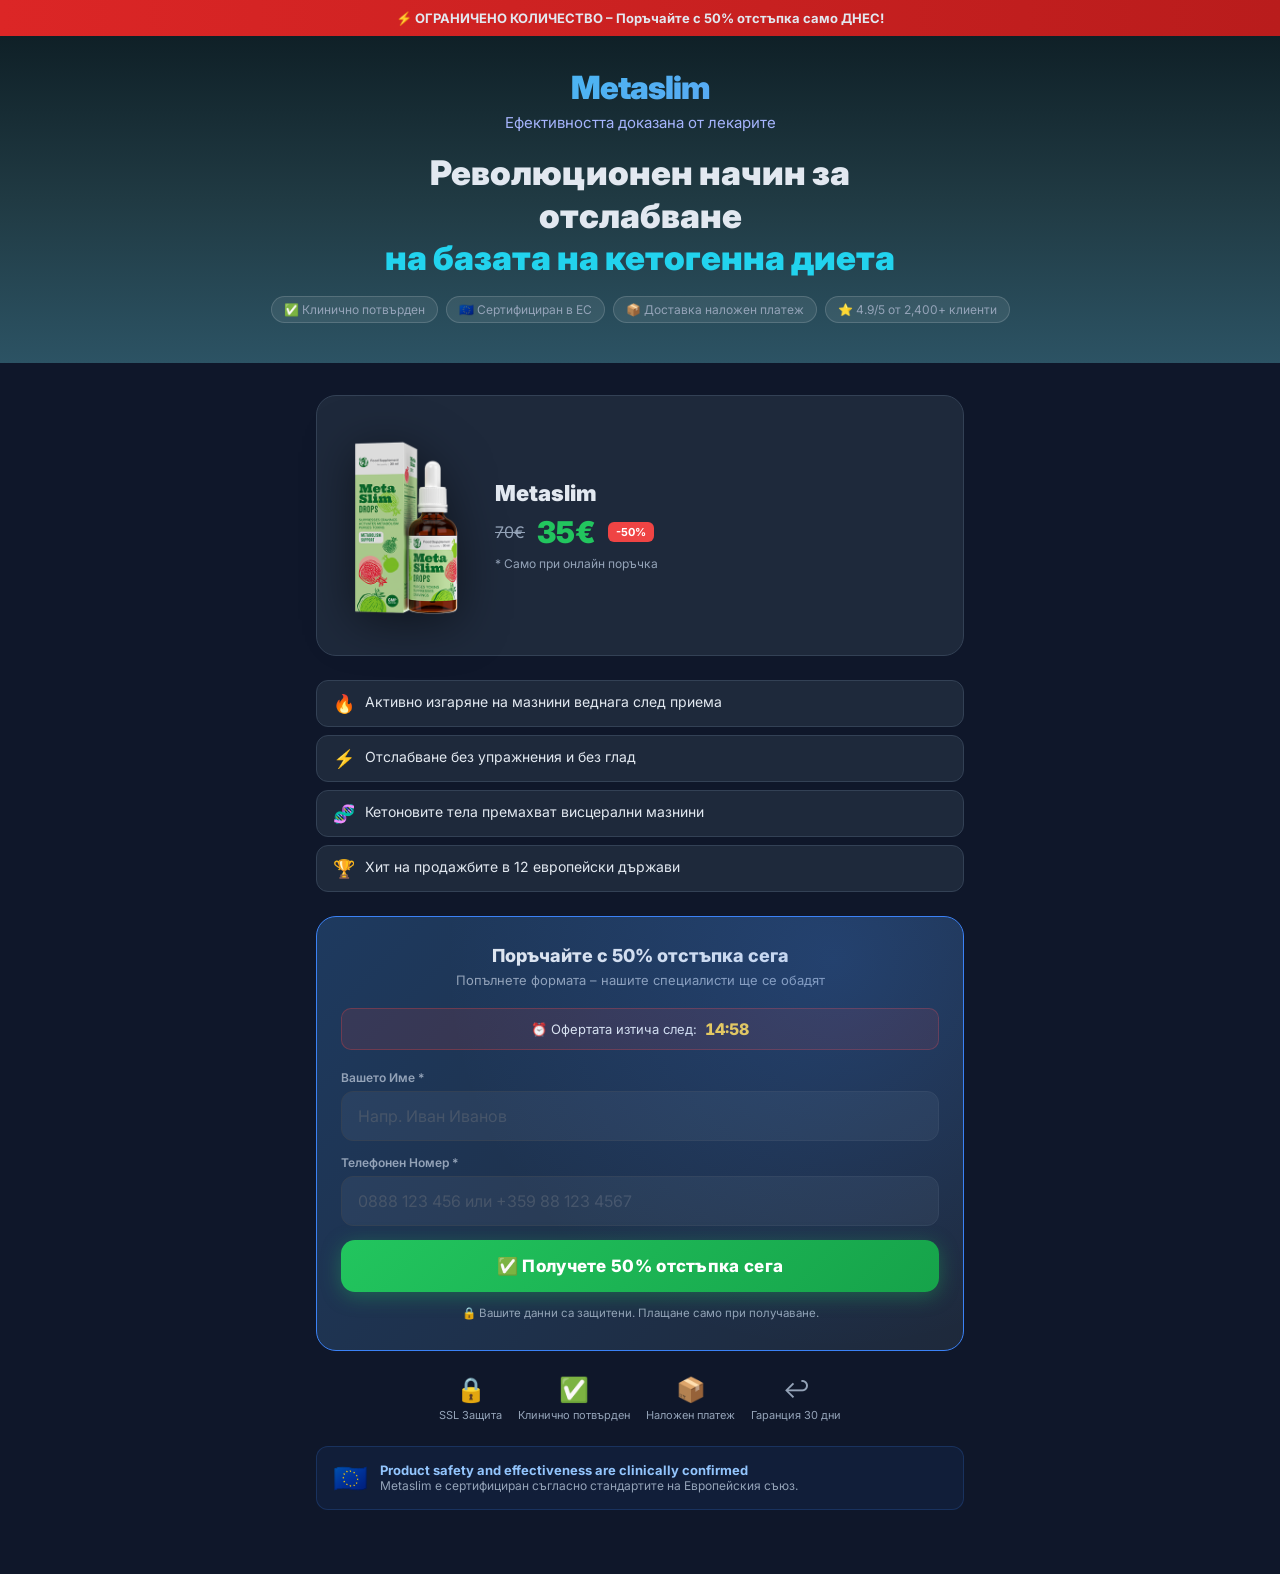
<file: bg/index.html>
<!DOCTYPE html>
<html lang="bg">
<head>
  <meta charset="UTF-8" />
  <meta name="viewport" content="width=device-width, initial-scale=1.0, maximum-scale=1.0" />
  <title>Metaslim – Отслабнете с кетогенната диета | България</title>
  <meta name="description" content="Metaslim – революционното средство за отслабване на основата на кетогенна диета. Поръчайте с 50% отстъпка само днес!" />
  <link rel="icon" href="../img/favicon.png" type="image/x-icon" />
  <link rel="preconnect" href="https://fonts.googleapis.com" />
  <link href="https://fonts.googleapis.com/css2?family=Inter:wght@400;500;600;700;800;900&display=swap" rel="stylesheet" />
  <style>
    *, *::before, *::after { margin: 0; padding: 0; box-sizing: border-box; }

    :root {
      --green: #22c55e;
      --green-d: #16a34a;
      --dark: #0f172a;
      --card: #1e293b;
      --border: #334155;
      --text: #e2e8f0;
      --muted: #94a3b8;
      --red: #ef4444;
      --amber: #f59e0b;
    }

    body {
      font-family: 'Inter', sans-serif;
      background: var(--dark);
      color: var(--text);
      min-height: 100vh;
    }

    /* TOP BAR */
    .topbar {
      background: linear-gradient(90deg, #dc2626, #b91c1c);
      text-align: center;
      padding: 10px 16px;
      font-size: 13px;
      font-weight: 700;
      animation: pulse-bg 2.5s infinite;
    }
    @keyframes pulse-bg { 0%,100% { opacity:1; } 50% { opacity:.88; } }

    /* HEADER */
    header {
      background: linear-gradient(180deg, #0f2027, #203a43, #2c5364);
      text-align: center;
      padding: 32px 16px 40px;
      position: relative;
    }
    .logo { font-size: 32px; font-weight: 900; letter-spacing: -1px;
      background: linear-gradient(135deg, #22d3ee, #818cf8);
      -webkit-background-clip: text; -webkit-text-fill-color: transparent; }
    .tagline { font-size: 15px; color: #a5b4fc; margin-top: 6px; }

    header h1 {
      font-size: clamp(22px, 5vw, 34px);
      font-weight: 900;
      max-width: 560px;
      margin: 20px auto 10px;
      line-height: 1.25;
    }
    header h1 em { color: #22d3ee; font-style: normal; }

    .header-badges {
      display: flex;
      justify-content: center;
      flex-wrap: wrap;
      gap: 8px;
      margin-top: 16px;
    }
    .badge {
      display: inline-flex;
      align-items: center;
      gap: 5px;
      background: rgba(255,255,255,.08);
      border: 1px solid rgba(255,255,255,.15);
      border-radius: 999px;
      padding: 5px 12px;
      font-size: 12px;
      color: var(--muted);
    }

    /* PRODUCT SECTION */
    .section { max-width: 680px; margin: 0 auto; padding: 32px 16px; }

    .product-hero {
      display: flex;
      align-items: center;
      gap: 24px;
      background: var(--card);
      border: 1px solid var(--border);
      border-radius: 20px;
      padding: 24px;
      margin-bottom: 24px;
    }
    .product-hero img { width: 130px; flex-shrink: 0;
      filter: drop-shadow(0 8px 24px rgba(0,0,0,.5)); }
    .product-info h2 { font-size: 22px; font-weight: 900; margin-bottom: 8px; }
    .product-info .price-wrap { display: flex; align-items: center; gap: 12px; margin-bottom: 6px; }
    .price-old { font-size: 16px; color: var(--muted); text-decoration: line-through; }
    .price-new { font-size: 30px; font-weight: 900; color: var(--green); }
    .discount-tag {
      background: var(--red);
      color: #fff;
      font-size: 11px;
      font-weight: 700;
      padding: 3px 8px;
      border-radius: 6px;
    }

    /* BENEFITS */
    .benefits-list {
      list-style: none;
      display: flex;
      flex-direction: column;
      gap: 8px;
      margin-bottom: 24px;
    }
    .benefits-list li {
      display: flex;
      align-items: flex-start;
      gap: 10px;
      background: var(--card);
      border: 1px solid var(--border);
      border-radius: 12px;
      padding: 12px 16px;
      font-size: 14px;
    }
    .benefits-list li .ico { font-size: 18px; flex-shrink: 0; }

    /* FORM */
    .form-card {
      background: linear-gradient(135deg, #1e3a5f, #1e293b);
      border: 1px solid #3b82f6;
      border-radius: 20px;
      padding: 28px 24px;
      margin-bottom: 24px;
      position: relative;
      overflow: hidden;
    }
    .form-card::before {
      content: '';
      position: absolute;
      inset: 0;
      background: radial-gradient(circle at 80% 10%, rgba(59,130,246,.2) 0%, transparent 60%);
    }
    .form-title {
      font-size: 18px;
      font-weight: 800;
      text-align: center;
      margin-bottom: 6px;
    }
    .form-subtitle {
      font-size: 13px;
      color: var(--muted);
      text-align: center;
      margin-bottom: 20px;
    }
    .timer-row {
      display: flex;
      align-items: center;
      justify-content: center;
      gap: 8px;
      background: rgba(239,68,68,.12);
      border: 1px solid rgba(239,68,68,.3);
      border-radius: 10px;
      padding: 10px;
      margin-bottom: 20px;
      font-size: 13px;
    }
    .timer-row .timer { font-weight: 800; color: #fcd34d; font-size: 16px; font-variant-numeric: tabular-nums; }

    .input-group { margin-bottom: 14px; }
    .input-group label { display: block; font-size: 12px; font-weight: 600; color: var(--muted); margin-bottom: 6px; }

    .input-group input {
      width: 100%;
      padding: 14px 16px;
      background: rgba(255,255,255,.05);
      border: 1.5px solid var(--border);
      border-radius: 12px;
      color: var(--text);
      font-size: 16px;
      font-family: 'Inter', sans-serif;
      transition: border-color .2s, box-shadow .2s;
      outline: none;
      -webkit-appearance: none;
    }
    .input-group input::placeholder { color: #475569; }
    .input-group input:focus {
      border-color: #3b82f6;
      box-shadow: 0 0 0 3px rgba(59,130,246,.15);
    }
    .input-group input.error {
      border-color: var(--red);
      box-shadow: 0 0 0 3px rgba(239,68,68,.15);
    }
    .input-group input.ok {
      border-color: var(--green);
    }
    .error-msg {
      font-size: 12px;
      color: #fca5a5;
      margin-top: 4px;
      display: none;
    }
    .error-msg.show { display: block; }

    .submit-btn {
      width: 100%;
      padding: 16px;
      background: linear-gradient(135deg, #22c55e, #16a34a);
      border: none;
      border-radius: 14px;
      color: #fff;
      font-size: 17px;
      font-weight: 800;
      cursor: pointer;
      letter-spacing: .3px;
      font-family: 'Inter', sans-serif;
      transition: transform .15s, box-shadow .15s;
      box-shadow: 0 4px 20px rgba(34,197,94,.35);
      position: relative;
    }
    .submit-btn:hover { transform: translateY(-1px); box-shadow: 0 6px 28px rgba(34,197,94,.45); }
    .submit-btn:active { transform: translateY(0); }
    .submit-btn:disabled { opacity: .6; cursor: not-allowed; transform: none; }

    .form-note { font-size: 11.5px; color: var(--muted); text-align: center; margin-top: 12px; line-height: 1.6; }

    /* SEALS */
    .seals-row {
      display: flex;
      justify-content: center;
      gap: 16px;
      flex-wrap: wrap;
      margin-bottom: 24px;
    }
    .seal { display: flex; flex-direction: column; align-items: center; gap: 4px; font-size: 11px; color: var(--muted); }
    .seal .icon { font-size: 24px; }

    /* EU */
    .eu-row {
      display: flex;
      align-items: center;
      gap: 12px;
      background: rgba(59,130,246,.07);
      border: 1px solid rgba(59,130,246,.2);
      border-radius: 12px;
      padding: 14px 16px;
      font-size: 12px;
      color: var(--muted);
      margin-bottom: 32px;
    }

    @media (max-width: 480px) {
      .product-hero { flex-direction: column; text-align: center; }
      .product-info .price-wrap { justify-content: center; }
    }
  </style>
</head>
<body>

<div class="topbar">⚡ ОГРАНИЧЕНО КОЛИЧЕСТВО – Поръчайте с 50% отстъпка само ДНЕС!</div>

<header>
  <div class="logo">Metaslim</div>
  <div class="tagline">Ефективността доказана от лекарите</div>
  <h1>Революционен начин за отслабване<br><em>на базата на кетогенна диета</em></h1>
  <div class="header-badges">
    <span class="badge">✅ Клинично потвърден</span>
    <span class="badge">🇪🇺 Сертифициран в ЕС</span>
    <span class="badge">📦 Доставка наложен платеж</span>
    <span class="badge">⭐ 4.9/5 от 2,400+ клиенти</span>
  </div>
</header>

<div class="section">

  <!-- PRODUCT -->
  <div class="product-hero">
    <img src="../img/product.png" alt="Metaslim" />
    <div class="product-info">
      <h2>Metaslim</h2>
      <div class="price-wrap">
        <span class="price-old">70€</span>
        <span class="price-new">35€</span>
        <span class="discount-tag">-50%</span>
      </div>
      <div style="font-size:12px; color:var(--muted);">* Само при онлайн поръчка</div>
    </div>
  </div>

  <!-- BENEFITS -->
  <ul class="benefits-list">
    <li><span class="ico">🔥</span> Активно изгаряне на мазнини веднага след приема</li>
    <li><span class="ico">⚡</span> Отслабване без упражнения и без глад</li>
    <li><span class="ico">🧬</span> Кетоновите тела премахват висцерални мазнини</li>
    <li><span class="ico">🏆</span> Хит на продажбите в 12 европейски държави</li>
  </ul>

  <!-- FORM -->
  <div class="form-card">
    <div class="form-title">Поръчайте с 50% отстъпка сега</div>
    <div class="form-subtitle">Попълнете формата – нашите специалисти ще се обадят</div>

    <div class="timer-row">
      ⏰ Офертата изтича след:
      <span class="timer" id="form-timer">14:59</span>
    </div>

    <form id="order-form" method="POST" action="/api/bg-submit" novalidate>
      <input type="hidden" name="country" value="BG" />
      <input type="hidden" name="offer_id" value="14363" />
      <input type="hidden" name="gclid" id="f-gclid" value="" />
      <input type="hidden" name="sub1" id="f-sub1" value="" />
      <input type="hidden" name="sub2" id="f-sub2" value="" />
      <input type="hidden" name="sub3" id="f-sub3" value="" />
      <input type="hidden" name="sub4" id="f-sub4" value="" />
      <input type="hidden" name="sub5" id="f-sub5" value="" />
      <input type="hidden" name="utm_source" id="f-utm_source" value="" />
      <input type="hidden" name="utm_medium" id="f-utm_medium" value="" />
      <input type="hidden" name="utm_campaign" id="f-utm_campaign" value="" />
      <input type="hidden" name="utm_term" id="f-utm_term" value="" />
      <input type="hidden" name="utm_content" id="f-utm_content" value="" />

      <div class="input-group">
        <label for="f-name">Вашето Име *</label>
        <input type="text" id="f-name" name="name" placeholder="Напр. Иван Иванов" autocomplete="name" required />
        <div class="error-msg" id="err-name">Моля въведете вашето име</div>
      </div>

      <div class="input-group">
        <label for="f-phone">Телефонен Номер *</label>
        <input type="tel" id="f-phone" name="phone" placeholder="0888 123 456 или +359 88 123 4567" autocomplete="tel" required />
        <div class="error-msg" id="err-phone">Моля въведете валиден телефонен номер</div>
      </div>

      <button type="submit" class="submit-btn" id="submit-btn">
        ✅ Получете 50% отстъпка сега
      </button>
      <div class="form-note">🔒 Вашите данни са защитени. Плащане само при получаване.</div>
    </form>
  </div>

  <!-- SEALS -->
  <div class="seals-row">
    <div class="seal"><span class="icon">🔒</span>SSL Защита</div>
    <div class="seal"><span class="icon">✅</span>Клинично потвърден</div>
    <div class="seal"><span class="icon">📦</span>Наложен платеж</div>
    <div class="seal"><span class="icon">↩️</span>Гаранция 30 дни</div>
  </div>

  <!-- EU -->
  <div class="eu-row">
    <span style="font-size:28px;">🇪🇺</span>
    <div>
      <strong style="color:#93c5fd; font-size:13px;">Product safety and effectiveness are clinically confirmed</strong><br>
      Metaslim е сертифициран съгласно стандартите на Европейския съюз.
    </div>
  </div>

</div><!-- /section -->

<script>
(function () {
  // ── Read UTM / tracking params from URL ──
  var params = new URLSearchParams(window.location.search);
  var fields = ['gclid','sub1','sub2','sub3','sub4','sub5',
                 'utm_source','utm_medium','utm_campaign','utm_term','utm_content'];
  fields.forEach(function(k) {
    var el = document.getElementById('f-' + k);
    if (el) el.value = params.get(k) || '';
  });

  // ── Countdown timer (15 min) ──
  var timerEl = document.getElementById('form-timer');
  var timerSecs = 15 * 60 - 1;
  function fmt(n) { return n < 10 ? '0' + n : n; }
  function tick() {
    if (timerSecs < 0) { timerEl.textContent = '00:00'; return; }
    timerEl.textContent = fmt(Math.floor(timerSecs / 60)) + ':' + fmt(timerSecs % 60);
    timerSecs--;
    setTimeout(tick, 1000);
  }
  tick();

  // ── Phone normalization & validation ──
  // Accepts: +359XXXXXXXX, 00359XXXXXXXX, 0XXXXXXXXX, 8XXXXXXXX
  function normalizePhone(raw) {
    var d = raw.replace(/[\s\-().]/g, '');
    // +359... or 00359...
    if (/^\+359\d{9}$/.test(d)) return d;
    if (/^00359\d{9}$/.test(d)) return '+359' + d.slice(5);
    // 0XXXXXXXXX (10 digits starting 0)
    if (/^0\d{9}$/.test(d)) return '+359' + d.slice(1);
    // 8XXXXXXXX (9 digits, local mobile without leading 0)
    if (/^[89]\d{8}$/.test(d)) return '+359' + d;
    return null;
  }

  function isValidName(v) { return v.trim().length >= 2; }

  // ── Form submission ──
  var form = document.getElementById('order-form');
  var btnEl = document.getElementById('submit-btn');
  var phoneInput = document.getElementById('f-phone');
  var nameInput  = document.getElementById('f-name');
  var errPhone = document.getElementById('err-phone');
  var errName  = document.getElementById('err-name');

  function setError(input, msgEl, show) {
    if (show) { input.classList.add('error'); input.classList.remove('ok'); msgEl.classList.add('show'); }
    else       { input.classList.remove('error'); input.classList.add('ok'); msgEl.classList.remove('show'); }
  }

  // Live validation on blur
  nameInput.addEventListener('blur', function() {
    setError(nameInput, errName, !isValidName(nameInput.value));
  });
  phoneInput.addEventListener('blur', function() {
    setError(phoneInput, errPhone, !normalizePhone(phoneInput.value));
  });

  form.addEventListener('submit', function(e) {
    e.preventDefault();

    var nameOk  = isValidName(nameInput.value);
    var normalized = normalizePhone(phoneInput.value);
    var phoneOk = !!normalized;

    setError(nameInput,  errName,  !nameOk);
    setError(phoneInput, errPhone, !phoneOk);

    if (!nameOk || !phoneOk) return;

    // Write normalized phone back into form before submit
    phoneInput.value = normalized;

    btnEl.disabled = true;
    btnEl.textContent = 'Изпращане…';

    form.submit();
  });
})();
</script>
</body>
</html>
</file>
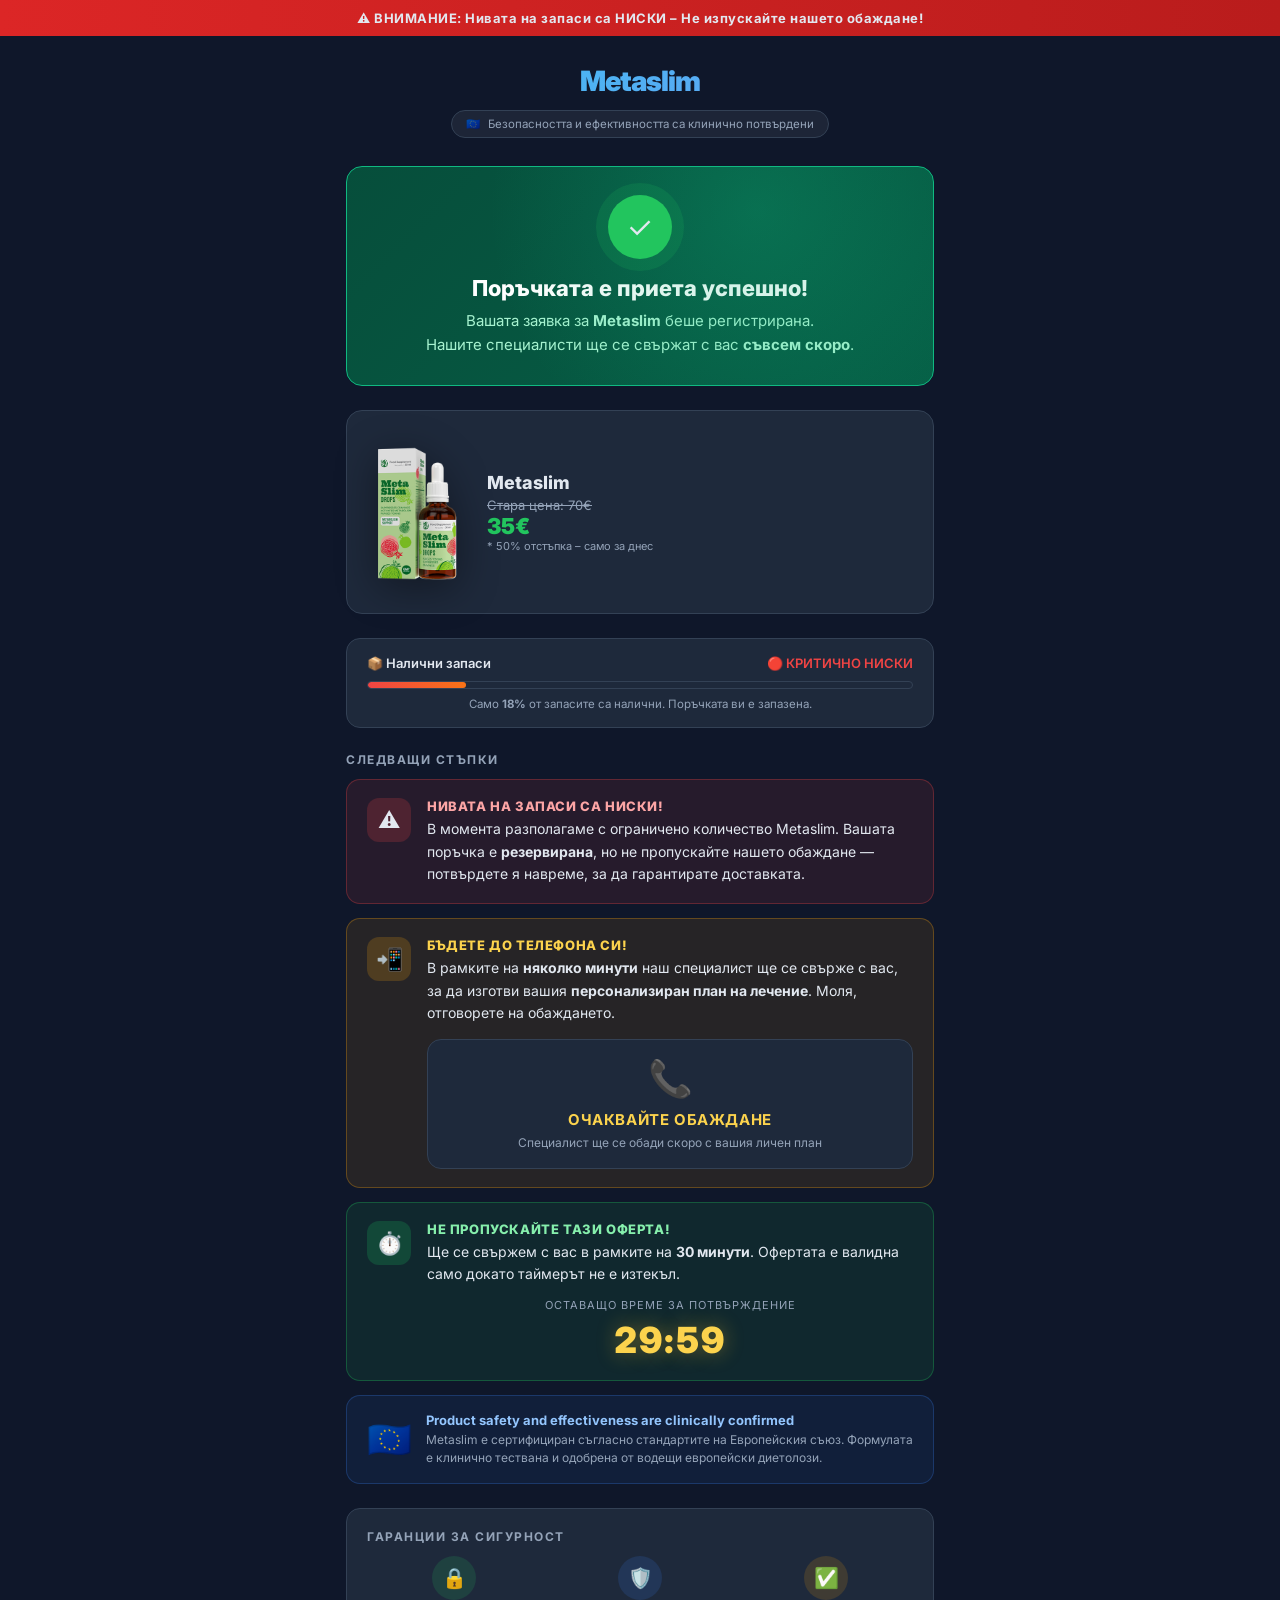
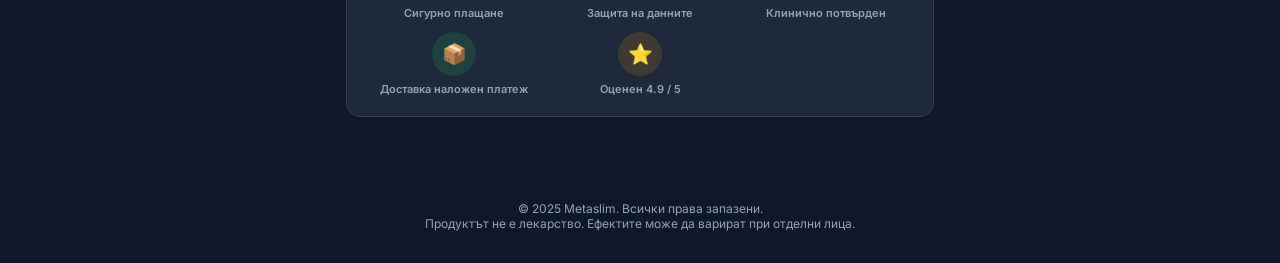
<file: bg-success.html>
<!DOCTYPE html>
<html lang="bg">
<head>
  <meta charset="UTF-8" />
  <meta name="viewport" content="width=device-width, initial-scale=1.0, maximum-scale=1.0" />
  <title>Metaslim – Поръчката е приета!</title>
  <link rel="icon" href="../img/favicon.png" type="image/x-icon" />
  <link rel="preconnect" href="https://fonts.googleapis.com" />
  <link href="https://fonts.googleapis.com/css2?family=Inter:wght@400;500;600;700;800;900&display=swap" rel="stylesheet" />
  <style>
    *, *::before, *::after { margin: 0; padding: 0; box-sizing: border-box; }
    :root { --green:#22c55e; --green-d:#16a34a; --red:#ef4444; --amber:#f59e0b; --blue:#3b82f6; --dark:#0f172a; --card:#1e293b; --border:#334155; --text:#e2e8f0; --muted:#94a3b8; }
    html { scroll-behavior: smooth; }
    body { font-family:'Inter',sans-serif; background:var(--dark); color:var(--text); min-height:100vh; overflow-x:hidden; }

    .topbar { background:linear-gradient(90deg,#dc2626,#b91c1c); text-align:center; padding:10px 16px; font-size:13px; font-weight:700; letter-spacing:.5px; animation:pulse-bg 2s infinite; }
    @keyframes pulse-bg { 0%,100%{opacity:1} 50%{opacity:.88} }

    header { text-align:center; padding:28px 16px 0; }
    .logo-text { font-size:28px; font-weight:900; letter-spacing:-1px; background:linear-gradient(135deg,#22d3ee,#818cf8); -webkit-background-clip:text; -webkit-text-fill-color:transparent; }
    .eu-badge { display:inline-flex; align-items:center; gap:8px; background:rgba(255,255,255,.06); border:1px solid var(--border); border-radius:999px; padding:6px 14px; margin-top:12px; font-size:11.5px; color:var(--muted); }

    .container { max-width:620px; margin:28px auto 0; padding:0 16px 60px; }

    .success-banner { background:linear-gradient(135deg,#064e3b,#065f46); border:1px solid #10b981; border-radius:16px; padding:28px 24px; text-align:center; position:relative; overflow:hidden; margin-bottom:24px; }
    .success-banner::before { content:''; position:absolute; inset:0; background:radial-gradient(circle at 70% 20%,rgba(16,185,129,.25) 0%,transparent 60%); }
    .checkmark { width:64px; height:64px; background:var(--green); border-radius:50%; display:flex; align-items:center; justify-content:center; margin:0 auto 16px; font-size:30px; box-shadow:0 0 0 12px rgba(34,197,94,.15); animation:pop .4s cubic-bezier(.34,1.56,.64,1) both; }
    @keyframes pop { from{transform:scale(0);opacity:0} to{transform:scale(1);opacity:1} }
    .success-banner h1 { font-size:22px; font-weight:800; color:#fff; margin-bottom:8px; }
    .success-banner p { font-size:15px; color:#a7f3d0; line-height:1.6; }

    .product-row { display:flex; align-items:center; gap:20px; background:var(--card); border:1px solid var(--border); border-radius:16px; padding:20px; margin-bottom:24px; }
    .product-row img { width:100px; flex-shrink:0; filter:drop-shadow(0 8px 20px rgba(0,0,0,.4)); }
    .product-info h2 { font-size:18px; font-weight:800; margin-bottom:4px; }
    .product-info .price-old { font-size:13px; color:var(--muted); text-decoration:line-through; }
    .product-info .price-new { font-size:22px; font-weight:900; color:var(--green); }
    .product-info .price-note { font-size:11px; color:var(--muted); }

    .section-title { font-size:12px; font-weight:700; letter-spacing:1.5px; text-transform:uppercase; color:var(--muted); margin-bottom:12px; }

    .trigger { border-radius:14px; padding:18px 20px; margin-bottom:14px; display:flex; gap:16px; align-items:flex-start; border:1px solid transparent; animation:slide-in .5s ease both; }
    .trigger:nth-child(2){animation-delay:.1s} .trigger:nth-child(3){animation-delay:.2s} .trigger:nth-child(4){animation-delay:.3s}
    @keyframes slide-in { from{opacity:0;transform:translateY(16px)} to{opacity:1;transform:translateY(0)} }
    .trigger--red   { background:rgba(239,68,68,.1);  border-color:rgba(239,68,68,.3); }
    .trigger--amber { background:rgba(245,158,11,.1); border-color:rgba(245,158,11,.3); }
    .trigger--green { background:rgba(34,197,94,.1);  border-color:rgba(34,197,94,.3); }

    .trigger-icon { width:44px; height:44px; border-radius:12px; display:flex; align-items:center; justify-content:center; font-size:22px; flex-shrink:0; }
    .trigger--red   .trigger-icon { background:rgba(239,68,68,.2); }
    .trigger--amber .trigger-icon { background:rgba(245,158,11,.2); }
    .trigger--green .trigger-icon { background:rgba(34,197,94,.2); }

    .trigger-body h3 { font-size:13px; font-weight:800; text-transform:uppercase; letter-spacing:.6px; margin-bottom:4px; }
    .trigger--red   .trigger-body h3 { color:#fca5a5; }
    .trigger--amber .trigger-body h3 { color:#fcd34d; }
    .trigger--green .trigger-body h3 { color:#86efac; }
    .trigger-body p { font-size:14px; color:var(--text); line-height:1.6; }

    .countdown-wrap { text-align:center; margin-top:12px; }
    .countdown-label { font-size:11px; color:var(--muted); text-transform:uppercase; letter-spacing:1px; margin-bottom:6px; }
    .countdown { font-size:36px; font-weight:900; letter-spacing:2px; color:#fcd34d; font-variant-numeric:tabular-nums; text-shadow:0 0 20px rgba(251,191,36,.4); }

    .phone-box { background:var(--card); border:1px solid var(--border); border-radius:14px; padding:16px; text-align:center; margin-top:14px; }
    .phone-icon { font-size:36px; display:block; margin-bottom:10px; animation:ring .8s ease infinite; }
    @keyframes ring { 0%,100%{transform:rotate(0)} 10%,30%{transform:rotate(-15deg)} 20%,40%{transform:rotate(15deg)} 50%{transform:rotate(0)} }
    .phone-box h3 { font-size:15px; font-weight:700; margin-bottom:4px; }
    .phone-box p { font-size:12px; color:var(--muted); }

    .stock-bar { background:var(--card); border:1px solid var(--border); border-radius:14px; padding:16px 20px; margin-bottom:24px; }
    .stock-bar-header { display:flex; justify-content:space-between; font-size:13px; font-weight:600; margin-bottom:10px; }
    .stock-bar-header .low { color:var(--red); }
    .stock-track { height:8px; background:#1e293b; border-radius:99px; border:1px solid var(--border); overflow:hidden; }
    .stock-fill { height:100%; width:18%; background:linear-gradient(90deg,#ef4444,#f97316); border-radius:99px; animation:flicker .6s ease infinite alternate; }
    @keyframes flicker { from{opacity:.85} to{opacity:1} }
    .stock-note { font-size:11.5px; color:var(--muted); margin-top:8px; text-align:center; }

    .seals { background:var(--card); border:1px solid var(--border); border-radius:14px; padding:20px; margin-bottom:24px; }
    .seals-grid { display:grid; grid-template-columns:repeat(3,1fr); gap:12px; margin-top:12px; }
    .seal-item { display:flex; flex-direction:column; align-items:center; gap:6px; text-align:center; }
    .seal-icon { width:44px; height:44px; border-radius:50%; display:flex; align-items:center; justify-content:center; font-size:20px; }
    .seal-icon--green{background:rgba(34,197,94,.15)} .seal-icon--blue{background:rgba(59,130,246,.15)} .seal-icon--amber{background:rgba(245,158,11,.15)}
    .seal-item span { font-size:11px; color:var(--muted); font-weight:600; line-height:1.3; }

    .eu-cert { display:flex; align-items:center; gap:14px; background:rgba(59,130,246,.08); border:1px solid rgba(59,130,246,.25); border-radius:14px; padding:16px 20px; margin-bottom:24px; }
    .eu-cert-flag { font-size:36px; flex-shrink:0; }
    .eu-cert-text h4 { font-size:13px; font-weight:700; color:#93c5fd; margin-bottom:3px; }
    .eu-cert-text p { font-size:12px; color:var(--muted); line-height:1.5; }

    footer { text-align:center; padding:0 16px 32px; font-size:12px; color:var(--muted); }

    @media(max-width:480px) {
      .product-row{flex-direction:column;text-align:center}
      .product-row img{width:120px}
    }
  </style>
</head>
<body>

<div class="topbar">
  <span>⚠️</span>
  ВНИМАНИЕ: Нивата на запаси са НИСКИ – Не изпускайте нашето обаждане!
</div>

<header>
  <div class="logo-text">Metaslim</div>
  <div class="eu-badge">
    <span>🇪🇺</span>
    Безопасността и ефективността са клинично потвърдени
  </div>
</header>

<div class="container">

  <div class="success-banner">
    <div class="checkmark">✓</div>
    <h1>Поръчката е приета успешно!</h1>
    <p>Вашата заявка за <strong>Metaslim</strong> беше регистрирана.<br>
       Нашите специалисти ще се свържат с вас <strong>съвсем скоро</strong>.</p>
  </div>

  <div class="product-row">
    <img src="../img/product.png" alt="Metaslim" />
    <div class="product-info">
      <h2>Metaslim</h2>
      <div class="price-old">Стара цена: 70€</div>
      <div class="price-new">35€</div>
      <div class="price-note">* 50% отстъпка – само за днес</div>
    </div>
  </div>

  <div class="stock-bar">
    <div class="stock-bar-header">
      <span>📦 Налични запаси</span>
      <span class="low">🔴 КРИТИЧНО НИСКИ</span>
    </div>
    <div class="stock-track"><div class="stock-fill"></div></div>
    <div class="stock-note">Само <strong>18%</strong> от запасите са налични. Поръчката ви е запазена.</div>
  </div>

  <div class="section-title">Следващи стъпки</div>

  <div class="trigger trigger--red">
    <div class="trigger-icon">⚠️</div>
    <div class="trigger-body">
      <h3>Нивата на запаси са ниски!</h3>
      <p>В момента разполагаме с ограничено количество Metaslim.
         Вашата поръчка е <strong>резервирана</strong>, но не пропускайте нашето обаждане —
         потвърдете я навреме, за да гарантирате доставката.</p>
    </div>
  </div>

  <div class="trigger trigger--amber">
    <div class="trigger-icon">📲</div>
    <div class="trigger-body">
      <h3>Бъдете до телефона си!</h3>
      <p>В рамките на <strong>няколко минути</strong> наш специалист ще се свърже с вас,
         за да изготви вашия <strong>персонализиран план на лечение</strong>.
         Моля, отговорете на обаждането.</p>
      <div class="phone-box">
        <span class="phone-icon">📞</span>
        <h3>Очаквайте обаждане</h3>
        <p>Специалист ще се обади скоро с вашия личен план</p>
      </div>
    </div>
  </div>

  <div class="trigger trigger--green">
    <div class="trigger-icon">⏱️</div>
    <div class="trigger-body">
      <h3>Не пропускайте тази оферта!</h3>
      <p>Ще се свържем с вас в рамките на <strong>30 минути</strong>.
         Офертата е валидна само докато таймерът не е изтекъл.</p>
      <div class="countdown-wrap">
        <div class="countdown-label">Оставащо време за потвърждение</div>
        <div class="countdown" id="timer">30:00</div>
      </div>
    </div>
  </div>

  <div class="eu-cert">
    <div class="eu-cert-flag">🇪🇺</div>
    <div class="eu-cert-text">
      <h4>Product safety and effectiveness are clinically confirmed</h4>
      <p>Metaslim е сертифициран съгласно стандартите на Европейския съюз.
         Формулата е клинично тествана и одобрена от водещи европейски диетолози.</p>
    </div>
  </div>

  <div class="seals">
    <div class="section-title">Гаранции за сигурност</div>
    <div class="seals-grid">
      <div class="seal-item"><div class="seal-icon seal-icon--green">🔒</div><span>Сигурно плащане</span></div>
      <div class="seal-item"><div class="seal-icon seal-icon--blue">🛡️</div><span>Защита на данните</span></div>
      <div class="seal-item"><div class="seal-icon seal-icon--amber">✅</div><span>Клинично потвърден</span></div>
      <div class="seal-item"><div class="seal-icon seal-icon--green">📦</div><span>Доставка наложен платеж</span></div>
      <div class="seal-item"><div class="seal-icon seal-icon--amber">⭐</div><span>Оценен 4.9 / 5</span></div>
    </div>
  </div>

</div>

<footer>
  © 2025 Metaslim. Всички права запазени.<br>
  Продуктът не е лекарство. Ефектите може да варират при отделни лица.
</footer>

<script>
  (function () {
    var total = 30 * 60;
    var el = document.getElementById('timer');
    function fmt(n) { return n < 10 ? '0' + n : n; }
    function tick() {
      if (total <= 0) { el.textContent = '00:00'; return; }
      el.textContent = fmt(Math.floor(total / 60)) + ':' + fmt(total % 60);
      total--;
      setTimeout(tick, 1000);
    }
    tick();
  })();
</script>
</body>
</html>
</file>
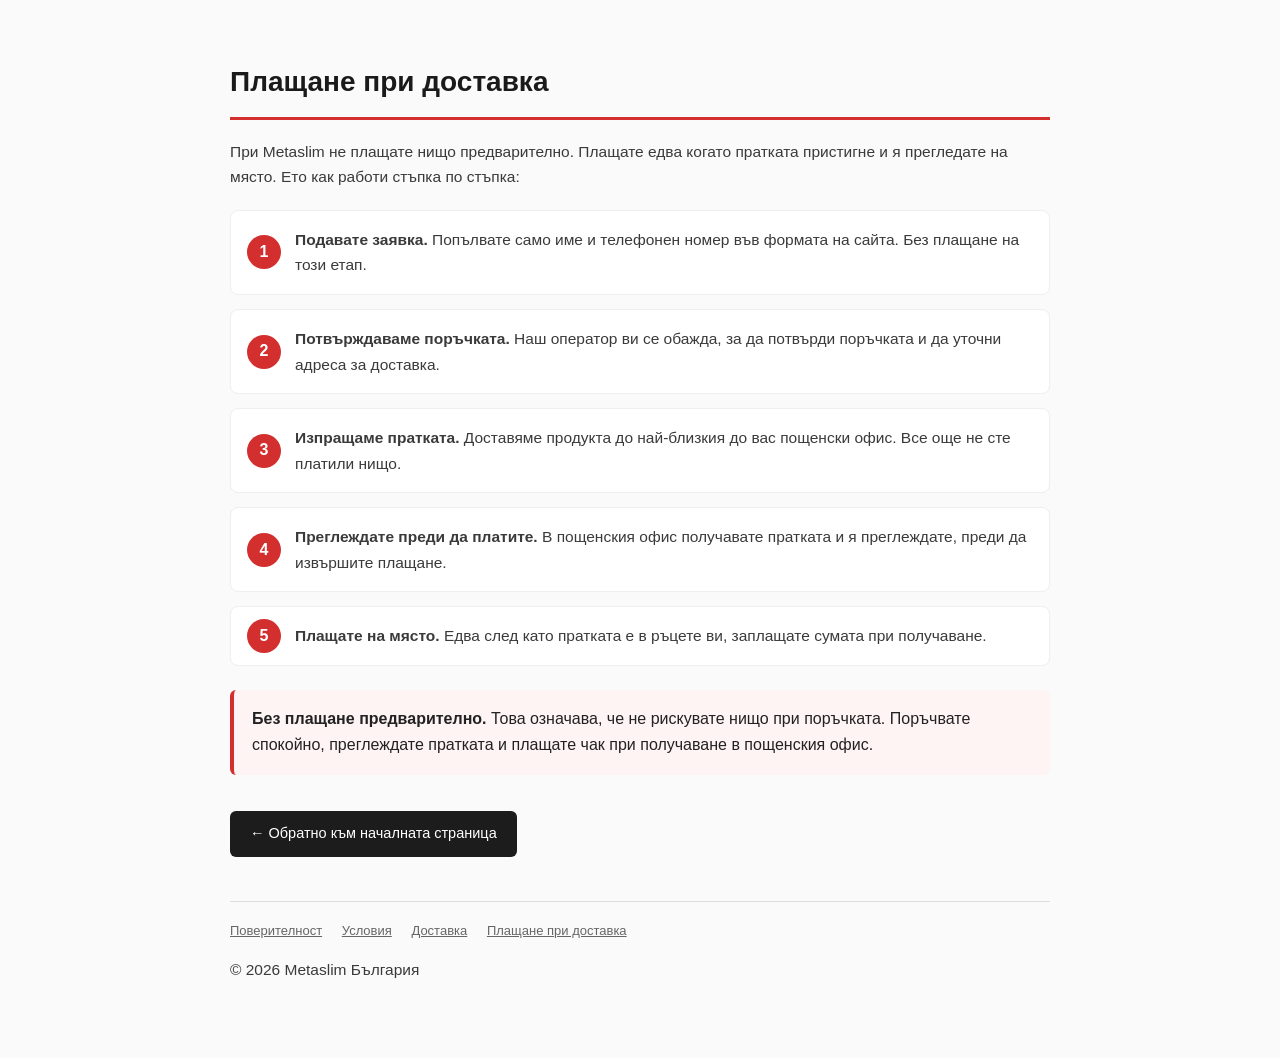
<file: cod.html>
<!DOCTYPE html>
<html lang="bg-BG">
<head>
  <meta charset="utf-8" />
  <meta name="viewport" content="width=device-width, initial-scale=1.0" />
  <meta name="robots" content="noindex, follow" />
  <title>Плащане при доставка — Metaslim България</title>
  <style>
    body { font-family: -apple-system, BlinkMacSystemFont, "Segoe UI", Roboto, Arial, sans-serif; color: #222; line-height: 1.65; max-width: 820px; margin: 0 auto; padding: 40px 22px 60px; background: #fafafa; }
    h1 { font-size: 28px; color: #1a1a1a; border-bottom: 3px solid #d32f2f; padding-bottom: 12px; }
    h2 { font-size: 20px; color: #1a1a1a; margin-top: 32px; }
    p, li { font-size: 15.5px; color: #3a3a3a; }
    a { color: #d32f2f; }
    .steps { counter-reset: step; list-style: none; padding: 0; margin-top: 20px; }
    .steps li { position: relative; padding: 16px 16px 16px 64px; margin-bottom: 14px; background: #fff; border: 1px solid #eee; border-radius: 8px; }
    .steps li::before { counter-increment: step; content: counter(step); position: absolute; left: 16px; top: 50%; transform: translateY(-50%); width: 34px; height: 34px; background: #d32f2f; color: #fff; border-radius: 50%; display: flex; align-items: center; justify-content: center; font-weight: 700; font-size: 16px; }
    .highlight { background: #fff4f4; border-left: 4px solid #d32f2f; padding: 16px 18px; border-radius: 6px; margin-top: 24px; }
    .back { display: inline-block; margin-top: 36px; padding: 11px 20px; background: #1c1c1c; color: #fff; text-decoration: none; border-radius: 6px; font-size: 14.5px; }
    footer { margin-top: 44px; padding-top: 18px; border-top: 1px solid #ddd; font-size: 13px; color: #888; }
    footer a { color: #666; margin-right: 16px; }
  </style>
</head>
<body>
  <h1>Плащане при доставка</h1>
  <p>При Metaslim не плащате нищо предварително. Плащате едва когато пратката пристигне и я прегледате на място. Ето как работи стъпка по стъпка:</p>

  <ol class="steps">
    <li><strong>Подавате заявка.</strong> Попълвате само име и телефонен номер във формата на сайта. Без плащане на този етап.</li>
    <li><strong>Потвърждаваме поръчката.</strong> Наш оператор ви се обажда, за да потвърди поръчката и да уточни адреса за доставка.</li>
    <li><strong>Изпращаме пратката.</strong> Доставяме продукта до най-близкия до вас пощенски офис. Все още не сте платили нищо.</li>
    <li><strong>Преглеждате преди да платите.</strong> В пощенския офис получавате пратката и я преглеждате, преди да извършите плащане.</li>
    <li><strong>Плащате на място.</strong> Едва след като пратката е в ръцете ви, заплащате сумата при получаване.</li>
  </ol>

  <div class="highlight">
    <strong>Без плащане предварително.</strong> Това означава, че не рискувате нищо при поръчката. Поръчвате спокойно, преглеждате пратката и плащате чак при получаване в пощенския офис.
  </div>

  <a class="back" href="index.html">← Обратно към началната страница</a>

  <footer>
    <a href="privacy.html">Поверителност</a>
    <a href="terms.html">Условия</a>
    <a href="shipping.html">Доставка</a>
    <a href="cod.html">Плащане при доставка</a>
    <p>© <script>document.write(new Date().getFullYear());</script> Metaslim България</p>
  </footer>
</body>
</html>
</file>
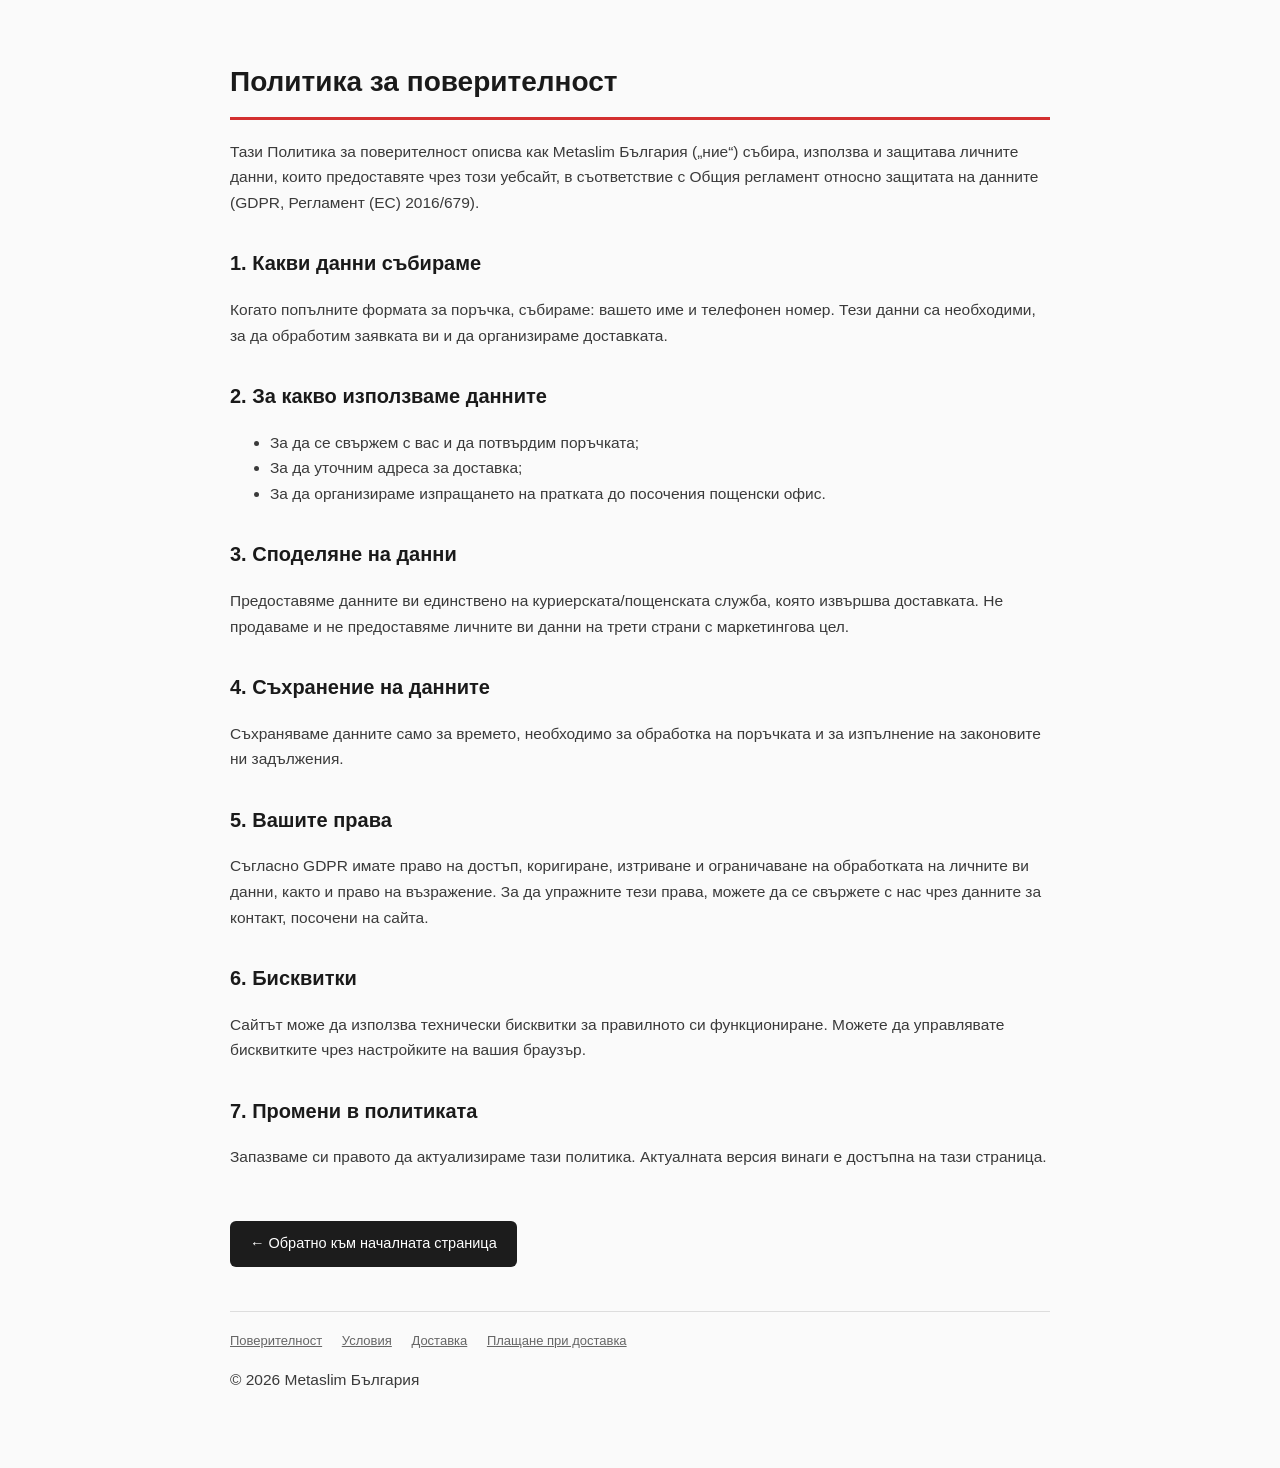
<file: privacy.html>
<!DOCTYPE html>
<html lang="bg-BG">
<head>
  <meta charset="utf-8" />
  <meta name="viewport" content="width=device-width, initial-scale=1.0" />
  <meta name="robots" content="noindex, follow" />
  <title>Политика за поверителност — Metaslim България</title>
  <style>
    body { font-family: -apple-system, BlinkMacSystemFont, "Segoe UI", Roboto, Arial, sans-serif; color: #222; line-height: 1.65; max-width: 820px; margin: 0 auto; padding: 40px 22px 60px; background: #fafafa; }
    h1 { font-size: 28px; color: #1a1a1a; border-bottom: 3px solid #d32f2f; padding-bottom: 12px; }
    h2 { font-size: 20px; color: #1a1a1a; margin-top: 32px; }
    p, li { font-size: 15.5px; color: #3a3a3a; }
    a { color: #d32f2f; }
    .back { display: inline-block; margin-top: 36px; padding: 11px 20px; background: #1c1c1c; color: #fff; text-decoration: none; border-radius: 6px; font-size: 14.5px; }
    footer { margin-top: 44px; padding-top: 18px; border-top: 1px solid #ddd; font-size: 13px; color: #888; }
    footer a { color: #666; margin-right: 16px; }
  </style>
</head>
<body>
  <h1>Политика за поверителност</h1>
  <p>Тази Политика за поверителност описва как Metaslim България („ние“) събира, използва и защитава личните данни, които предоставяте чрез този уебсайт, в съответствие с Общия регламент относно защитата на данните (GDPR, Регламент (ЕС) 2016/679).</p>

  <h2>1. Какви данни събираме</h2>
  <p>Когато попълните формата за поръчка, събираме: вашето име и телефонен номер. Тези данни са необходими, за да обработим заявката ви и да организираме доставката.</p>

  <h2>2. За какво използваме данните</h2>
  <ul>
    <li>За да се свържем с вас и да потвърдим поръчката;</li>
    <li>За да уточним адреса за доставка;</li>
    <li>За да организираме изпращането на пратката до посочения пощенски офис.</li>
  </ul>

  <h2>3. Споделяне на данни</h2>
  <p>Предоставяме данните ви единствено на куриерската/пощенската служба, която извършва доставката. Не продаваме и не предоставяме личните ви данни на трети страни с маркетингова цел.</p>

  <h2>4. Съхранение на данните</h2>
  <p>Съхраняваме данните само за времето, необходимо за обработка на поръчката и за изпълнение на законовите ни задължения.</p>

  <h2>5. Вашите права</h2>
  <p>Съгласно GDPR имате право на достъп, коригиране, изтриване и ограничаване на обработката на личните ви данни, както и право на възражение. За да упражните тези права, можете да се свържете с нас чрез данните за контакт, посочени на сайта.</p>

  <h2>6. Бисквитки</h2>
  <p>Сайтът може да използва технически бисквитки за правилното си функциониране. Можете да управлявате бисквитките чрез настройките на вашия браузър.</p>

  <h2>7. Промени в политиката</h2>
  <p>Запазваме си правото да актуализираме тази политика. Актуалната версия винаги е достъпна на тази страница.</p>

  <a class="back" href="index.html">← Обратно към началната страница</a>

  <footer>
    <a href="privacy.html">Поверителност</a>
    <a href="terms.html">Условия</a>
    <a href="shipping.html">Доставка</a>
    <a href="cod.html">Плащане при доставка</a>
    <p>© <script>document.write(new Date().getFullYear());</script> Metaslim България</p>
  </footer>
</body>
</html>
</file>
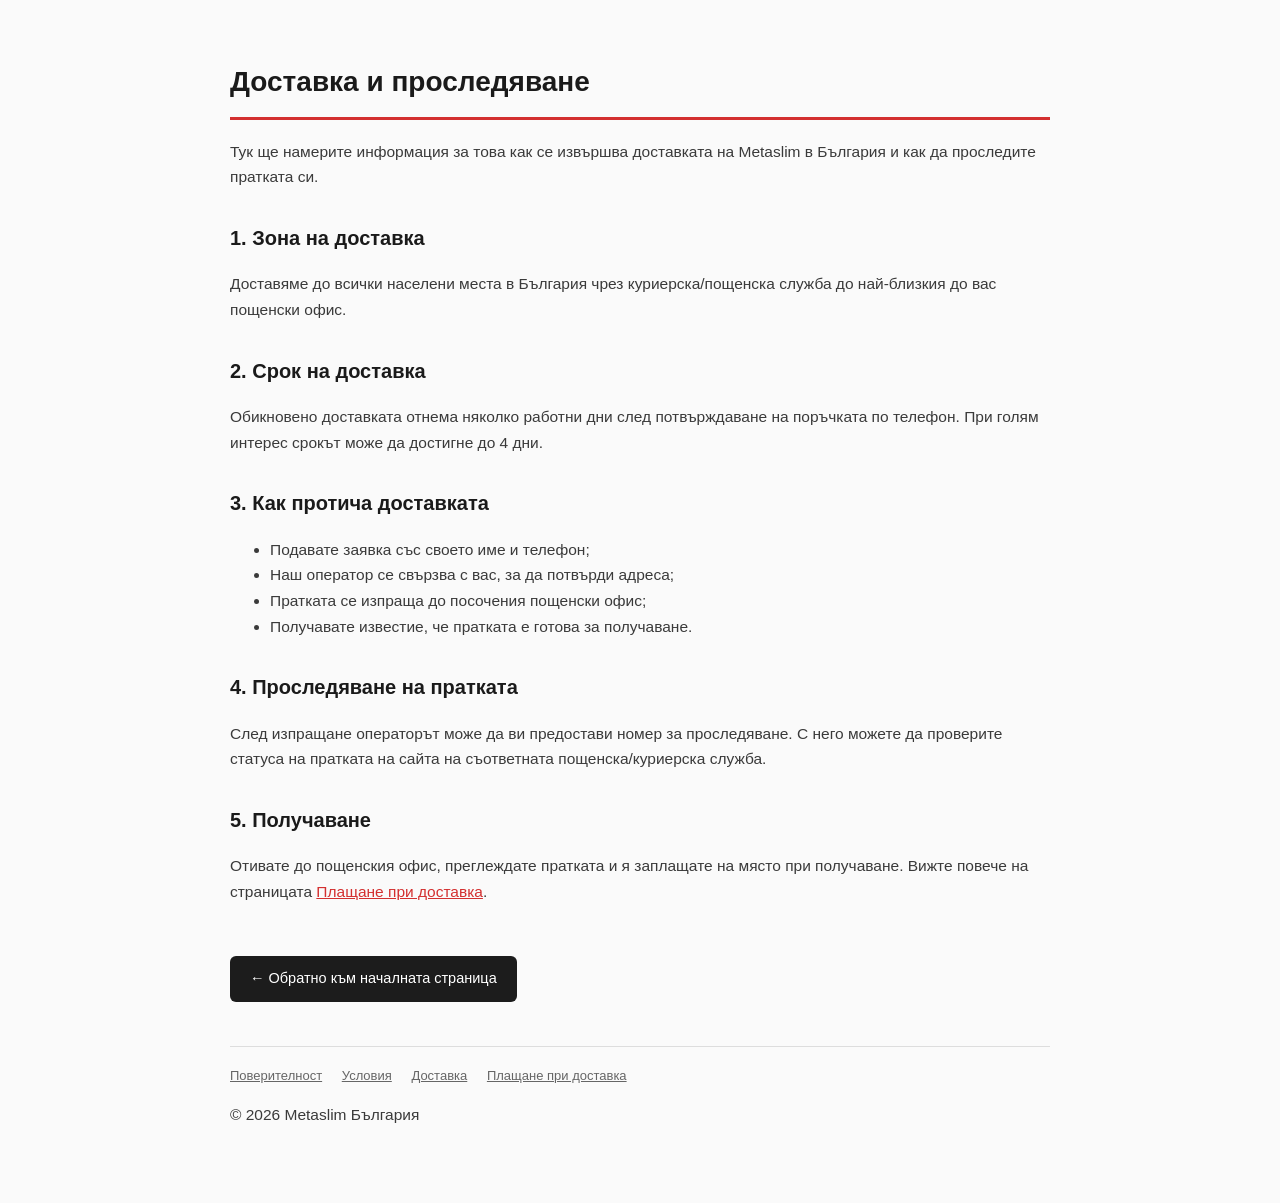
<file: shipping.html>
<!DOCTYPE html>
<html lang="bg-BG">
<head>
  <meta charset="utf-8" />
  <meta name="viewport" content="width=device-width, initial-scale=1.0" />
  <meta name="robots" content="noindex, follow" />
  <title>Доставка и проследяване — Metaslim България</title>
  <style>
    body { font-family: -apple-system, BlinkMacSystemFont, "Segoe UI", Roboto, Arial, sans-serif; color: #222; line-height: 1.65; max-width: 820px; margin: 0 auto; padding: 40px 22px 60px; background: #fafafa; }
    h1 { font-size: 28px; color: #1a1a1a; border-bottom: 3px solid #d32f2f; padding-bottom: 12px; }
    h2 { font-size: 20px; color: #1a1a1a; margin-top: 32px; }
    p, li { font-size: 15.5px; color: #3a3a3a; }
    a { color: #d32f2f; }
    .back { display: inline-block; margin-top: 36px; padding: 11px 20px; background: #1c1c1c; color: #fff; text-decoration: none; border-radius: 6px; font-size: 14.5px; }
    footer { margin-top: 44px; padding-top: 18px; border-top: 1px solid #ddd; font-size: 13px; color: #888; }
    footer a { color: #666; margin-right: 16px; }
  </style>
</head>
<body>
  <h1>Доставка и проследяване</h1>
  <p>Тук ще намерите информация за това как се извършва доставката на Metaslim в България и как да проследите пратката си.</p>

  <h2>1. Зона на доставка</h2>
  <p>Доставяме до всички населени места в България чрез куриерска/пощенска служба до най-близкия до вас пощенски офис.</p>

  <h2>2. Срок на доставка</h2>
  <p>Обикновено доставката отнема няколко работни дни след потвърждаване на поръчката по телефон. При голям интерес срокът може да достигне до 4 дни.</p>

  <h2>3. Как протича доставката</h2>
  <ul>
    <li>Подавате заявка със своето име и телефон;</li>
    <li>Наш оператор се свързва с вас, за да потвърди адреса;</li>
    <li>Пратката се изпраща до посочения пощенски офис;</li>
    <li>Получавате известие, че пратката е готова за получаване.</li>
  </ul>

  <h2>4. Проследяване на пратката</h2>
  <p>След изпращане операторът може да ви предостави номер за проследяване. С него можете да проверите статуса на пратката на сайта на съответната пощенска/куриерска служба.</p>

  <h2>5. Получаване</h2>
  <p>Отивате до пощенския офис, преглеждате пратката и я заплащате на място при получаване. Вижте повече на страницата <a href="cod.html">Плащане при доставка</a>.</p>

  <a class="back" href="index.html">← Обратно към началната страница</a>

  <footer>
    <a href="privacy.html">Поверителност</a>
    <a href="terms.html">Условия</a>
    <a href="shipping.html">Доставка</a>
    <a href="cod.html">Плащане при доставка</a>
    <p>© <script>document.write(new Date().getFullYear());</script> Metaslim България</p>
  </footer>
</body>
</html>
</file>
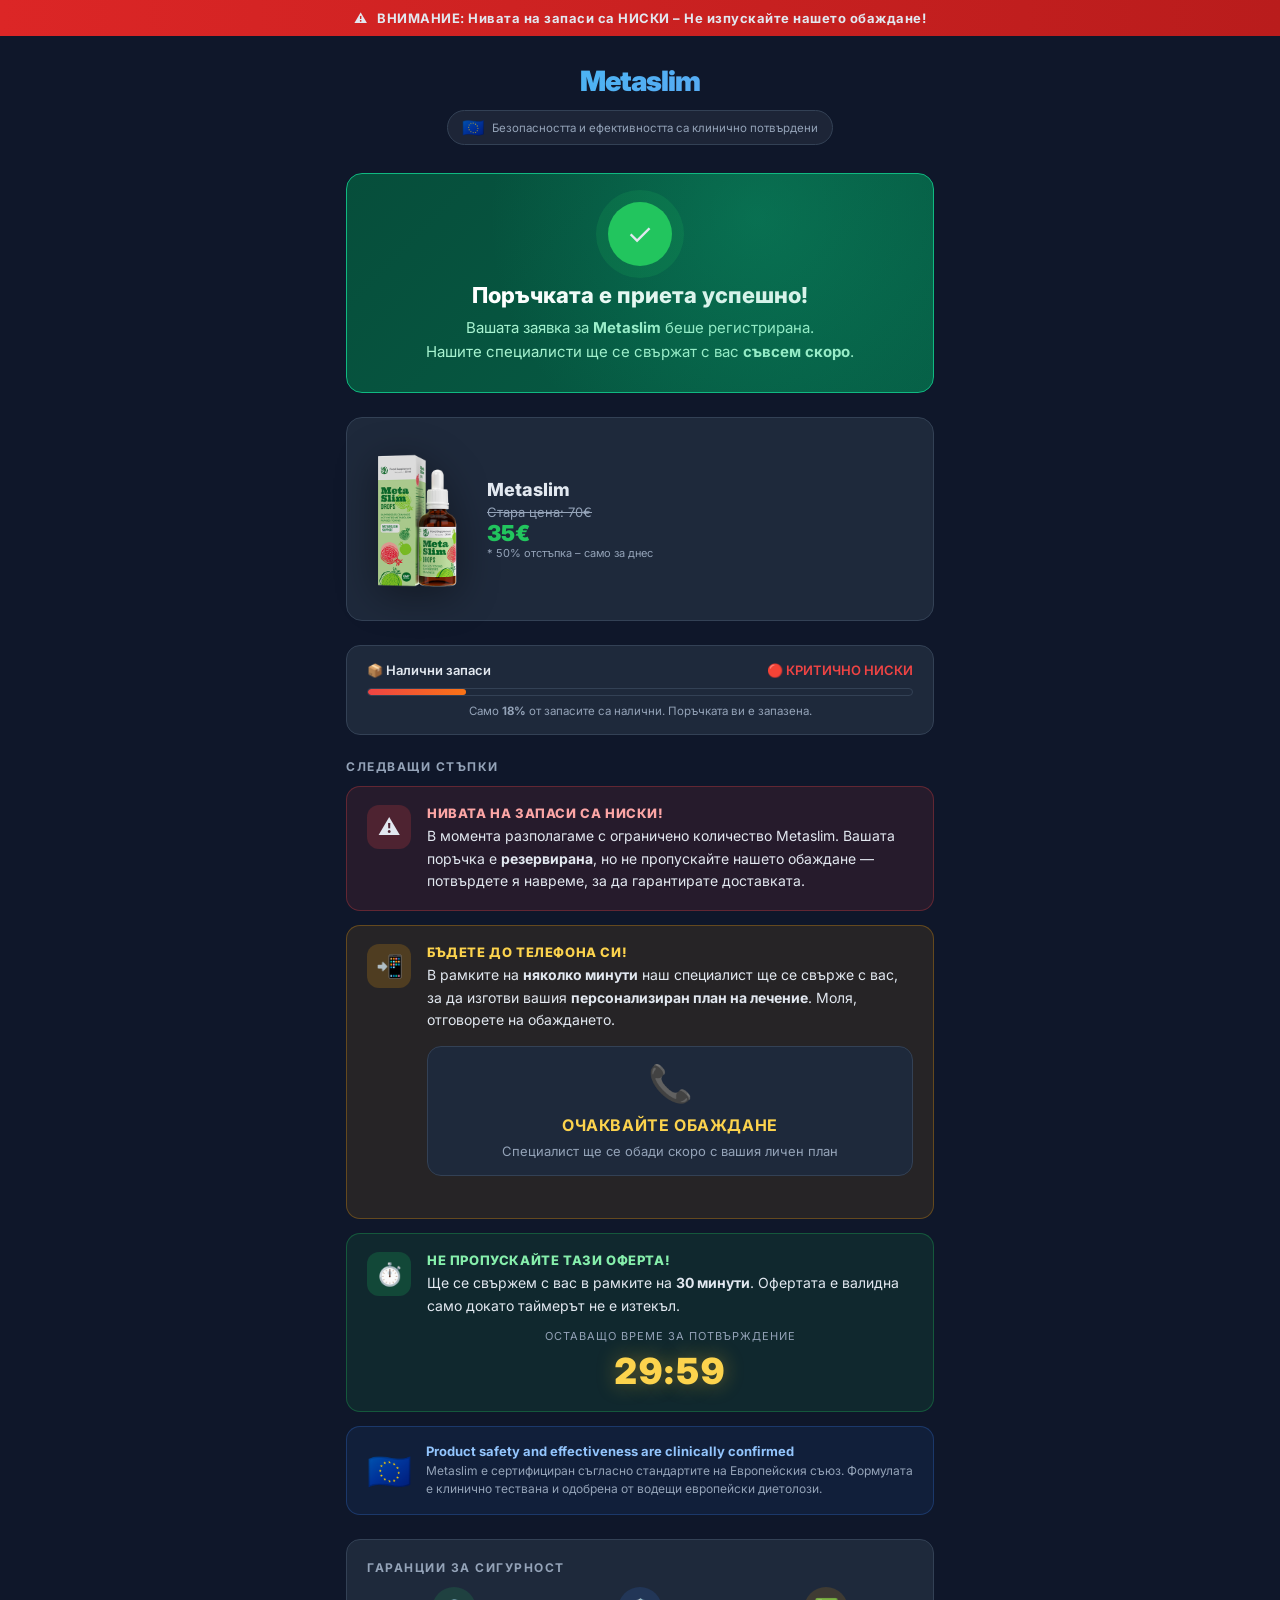
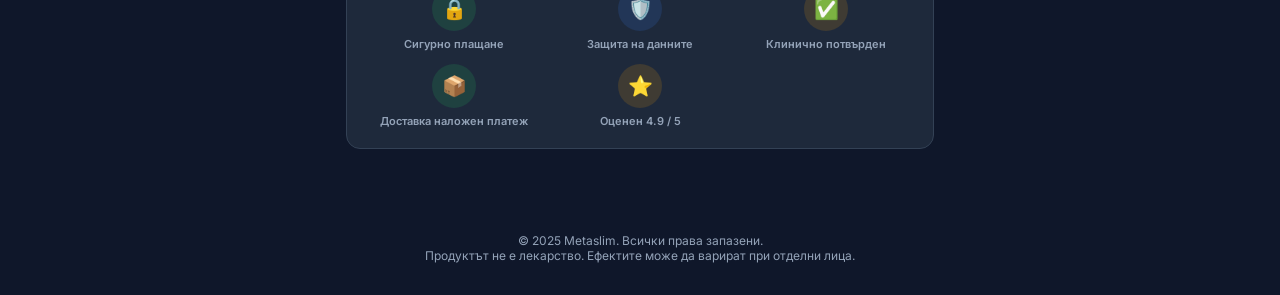
<file: success.html>
<!DOCTYPE html>
<html lang="bg">
<head>
  <meta charset="UTF-8" />
  <meta name="viewport" content="width=device-width, initial-scale=1.0, maximum-scale=1.0" />
  <title>Metaslim – Поръчката е приета!</title>
  <link rel="icon" href="img/favicon.png" type="image/x-icon" />
  <link rel="preconnect" href="https://fonts.googleapis.com" />
  <link href="https://fonts.googleapis.com/css2?family=Inter:wght@400;500;600;700;800;900&display=swap" rel="stylesheet" />
  <style>
    *, *::before, *::after { margin: 0; padding: 0; box-sizing: border-box; }

    :root {
      --green:  #22c55e;
      --green-d:#16a34a;
      --red:    #ef4444;
      --amber:  #f59e0b;
      --blue:   #3b82f6;
      --dark:   #0f172a;
      --card:   #1e293b;
      --border: #334155;
      --text:   #e2e8f0;
      --muted:  #94a3b8;
    }

    html { scroll-behavior: smooth; }

    body {
      font-family: 'Inter', sans-serif;
      background: var(--dark);
      color: var(--text);
      min-height: 100vh;
      overflow-x: hidden;
    }

    /* ── TOP BAR ── */
    .topbar {
      background: linear-gradient(90deg, #dc2626 0%, #b91c1c 100%);
      text-align: center;
      padding: 10px 16px;
      font-size: 13px;
      font-weight: 700;
      letter-spacing: .5px;
      animation: pulse-bg 2s infinite;
    }
    @keyframes pulse-bg {
      0%,100% { opacity: 1; }
      50%      { opacity: .88; }
    }
    .topbar span { margin-right: 6px; }

    /* ── HEADER ── */
    header {
      text-align: center;
      padding: 28px 16px 0;
    }
    .logo-text {
      font-size: 28px;
      font-weight: 900;
      letter-spacing: -1px;
      background: linear-gradient(135deg, #22d3ee, #818cf8);
      -webkit-background-clip: text;
      -webkit-text-fill-color: transparent;
    }
    .eu-badge {
      display: inline-flex;
      align-items: center;
      gap: 8px;
      background: rgba(255,255,255,.06);
      border: 1px solid var(--border);
      border-radius: 999px;
      padding: 6px 14px;
      margin-top: 12px;
      font-size: 11.5px;
      color: var(--muted);
    }
    .eu-flag { font-size: 18px; }

    /* ── MAIN CARD ── */
    .container {
      max-width: 620px;
      margin: 28px auto 0;
      padding: 0 16px 60px;
    }

    /* ── SUCCESS BANNER ── */
    .success-banner {
      background: linear-gradient(135deg, #064e3b, #065f46);
      border: 1px solid #10b981;
      border-radius: 16px;
      padding: 28px 24px;
      text-align: center;
      position: relative;
      overflow: hidden;
      margin-bottom: 24px;
    }
    .success-banner::before {
      content: '';
      position: absolute;
      inset: 0;
      background: radial-gradient(circle at 70% 20%, rgba(16,185,129,.25) 0%, transparent 60%);
    }
    .checkmark {
      width: 64px;
      height: 64px;
      background: var(--green);
      border-radius: 50%;
      display: flex;
      align-items: center;
      justify-content: center;
      margin: 0 auto 16px;
      font-size: 30px;
      box-shadow: 0 0 0 12px rgba(34,197,94,.15);
      animation: pop .4s cubic-bezier(.34,1.56,.64,1) both;
    }
    @keyframes pop {
      from { transform: scale(0); opacity: 0; }
      to   { transform: scale(1); opacity: 1; }
    }
    .success-banner h1 {
      font-size: 22px;
      font-weight: 800;
      color: #fff;
      margin-bottom: 8px;
    }
    .success-banner p {
      font-size: 15px;
      color: #a7f3d0;
      line-height: 1.6;
    }

    /* ── PRODUCT ── */
    .product-row {
      display: flex;
      align-items: center;
      gap: 20px;
      background: var(--card);
      border: 1px solid var(--border);
      border-radius: 16px;
      padding: 20px;
      margin-bottom: 24px;
    }
    .product-row img {
      width: 100px;
      flex-shrink: 0;
      filter: drop-shadow(0 8px 20px rgba(0,0,0,.4));
    }
    .product-info h2 {
      font-size: 18px;
      font-weight: 800;
      margin-bottom: 4px;
    }
    .product-info .price-old {
      font-size: 13px;
      color: var(--muted);
      text-decoration: line-through;
    }
    .product-info .price-new {
      font-size: 22px;
      font-weight: 900;
      color: var(--green);
    }
    .product-info .price-note {
      font-size: 11px;
      color: var(--muted);
    }

    /* ── URGENCY TRIGGERS ── */
    .section-title {
      font-size: 12px;
      font-weight: 700;
      letter-spacing: 1.5px;
      text-transform: uppercase;
      color: var(--muted);
      margin-bottom: 12px;
    }

    .trigger {
      border-radius: 14px;
      padding: 18px 20px;
      margin-bottom: 14px;
      display: flex;
      gap: 16px;
      align-items: flex-start;
      border: 1px solid transparent;
      animation: slide-in .5s ease both;
    }
    .trigger:nth-child(2) { animation-delay: .1s; }
    .trigger:nth-child(3) { animation-delay: .2s; }
    .trigger:nth-child(4) { animation-delay: .3s; }
    @keyframes slide-in {
      from { opacity: 0; transform: translateY(16px); }
      to   { opacity: 1; transform: translateY(0); }
    }

    .trigger--red   { background: rgba(239,68,68,.1);  border-color: rgba(239,68,68,.3); }
    .trigger--amber { background: rgba(245,158,11,.1); border-color: rgba(245,158,11,.3); }
    .trigger--green { background: rgba(34,197,94,.1);  border-color: rgba(34,197,94,.3); }

    .trigger-icon {
      width: 44px;
      height: 44px;
      border-radius: 12px;
      display: flex;
      align-items: center;
      justify-content: center;
      font-size: 22px;
      flex-shrink: 0;
    }
    .trigger--red   .trigger-icon { background: rgba(239,68,68,.2); }
    .trigger--amber .trigger-icon { background: rgba(245,158,11,.2); }
    .trigger--green .trigger-icon { background: rgba(34,197,94,.2); }

    .trigger-body h3 {
      font-size: 13px;
      font-weight: 800;
      text-transform: uppercase;
      letter-spacing: .6px;
      margin-bottom: 4px;
    }
    .trigger--red   .trigger-body h3 { color: #fca5a5; }
    .trigger--amber .trigger-body h3 { color: #fcd34d; }
    .trigger--green .trigger-body h3 { color: #86efac; }

    .trigger-body p {
      font-size: 14px;
      color: var(--text);
      line-height: 1.6;
    }

    /* ── COUNTDOWN ── */
    .countdown-wrap {
      text-align: center;
      margin-top: 12px;
    }
    .countdown-label {
      font-size: 11px;
      color: var(--muted);
      text-transform: uppercase;
      letter-spacing: 1px;
      margin-bottom: 6px;
    }
    .countdown {
      font-size: 36px;
      font-weight: 900;
      letter-spacing: 2px;
      color: #fcd34d;
      font-variant-numeric: tabular-nums;
      text-shadow: 0 0 20px rgba(251,191,36,.4);
    }

    /* ── PHONE ATTENTION ── */
    .phone-box {
      background: var(--card);
      border: 1px solid var(--border);
      border-radius: 14px;
      padding: 20px 24px;
      text-align: center;
      margin-bottom: 24px;
    }
    .phone-box .phone-icon {
      font-size: 36px;
      display: block;
      margin-bottom: 10px;
      animation: ring .8s ease infinite;
    }
    @keyframes ring {
      0%,100% { transform: rotate(0deg); }
      10%,30%  { transform: rotate(-15deg); }
      20%,40%  { transform: rotate(15deg); }
      50%      { transform: rotate(0deg); }
    }
    .phone-box h3 {
      font-size: 16px;
      font-weight: 700;
      margin-bottom: 6px;
    }
    .phone-box p {
      font-size: 13px;
      color: var(--muted);
      line-height: 1.6;
    }

    /* ── SECURITY SEALS ── */
    .seals {
      background: var(--card);
      border: 1px solid var(--border);
      border-radius: 14px;
      padding: 20px;
      margin-bottom: 24px;
    }
    .seals-grid {
      display: grid;
      grid-template-columns: repeat(3, 1fr);
      gap: 12px;
      margin-top: 12px;
    }
    .seal-item {
      display: flex;
      flex-direction: column;
      align-items: center;
      gap: 6px;
      text-align: center;
    }
    .seal-icon {
      width: 44px;
      height: 44px;
      border-radius: 50%;
      display: flex;
      align-items: center;
      justify-content: center;
      font-size: 20px;
    }
    .seal-icon--green { background: rgba(34,197,94,.15); }
    .seal-icon--blue  { background: rgba(59,130,246,.15); }
    .seal-icon--amber { background: rgba(245,158,11,.15); }

    .seal-item span {
      font-size: 11px;
      color: var(--muted);
      font-weight: 600;
      line-height: 1.3;
    }

    /* ── EU CERTIFICATION ── */
    .eu-cert {
      display: flex;
      align-items: center;
      gap: 14px;
      background: rgba(59,130,246,.08);
      border: 1px solid rgba(59,130,246,.25);
      border-radius: 14px;
      padding: 16px 20px;
      margin-bottom: 24px;
    }
    .eu-cert-flag {
      font-size: 36px;
      flex-shrink: 0;
    }
    .eu-cert-text h4 {
      font-size: 13px;
      font-weight: 700;
      color: #93c5fd;
      margin-bottom: 3px;
    }
    .eu-cert-text p {
      font-size: 12px;
      color: var(--muted);
      line-height: 1.5;
    }

    /* ── FOOTER ── */
    footer {
      text-align: center;
      padding: 0 16px 32px;
      font-size: 12px;
      color: var(--muted);
    }

    /* ── STOCK BAR ── */
    .stock-bar {
      background: var(--card);
      border: 1px solid var(--border);
      border-radius: 14px;
      padding: 16px 20px;
      margin-bottom: 24px;
    }
    .stock-bar-header {
      display: flex;
      justify-content: space-between;
      font-size: 13px;
      font-weight: 600;
      margin-bottom: 10px;
    }
    .stock-bar-header .low { color: var(--red); }
    .stock-track {
      height: 8px;
      background: #1e293b;
      border-radius: 99px;
      border: 1px solid var(--border);
      overflow: hidden;
    }
    .stock-fill {
      height: 100%;
      width: 18%;
      background: linear-gradient(90deg, #ef4444, #f97316);
      border-radius: 99px;
      animation: flicker .6s ease infinite alternate;
    }
    @keyframes flicker {
      from { opacity: .85; }
      to   { opacity: 1; }
    }
    .stock-note {
      font-size: 11.5px;
      color: var(--muted);
      margin-top: 8px;
      text-align: center;
    }

    @media (max-width: 480px) {
      .product-row { flex-direction: column; text-align: center; }
      .product-row img { width: 120px; }
      .seals-grid { grid-template-columns: repeat(3, 1fr); gap: 8px; }
    }
  </style>
</head>
<body>

<!-- TOP BAR -->
<div class="topbar">
  <span>⚠️</span>
  ВНИМАНИЕ: Нивата на запаси са НИСКИ – Не изпускайте нашето обаждане!
</div>

<!-- HEADER -->
<header>
  <div class="logo-text">Metaslim</div>
  <div class="eu-badge">
    <span class="eu-flag">🇪🇺</span>
    Безопасността и ефективността са клинично потвърдени
  </div>
</header>

<div class="container">

  <!-- SUCCESS BANNER -->
  <div class="success-banner">
    <div class="checkmark">✓</div>
    <h1>Поръчката е приета успешно!</h1>
    <p>Вашата заявка за <strong>Metaslim</strong> беше регистрирана.<br>
       Нашите специалисти ще се свържат с вас <strong>съвсем скоро</strong>.</p>
  </div>

  <!-- PRODUCT -->
  <div class="product-row">
    <img src="img/product.png" alt="Metaslim" />
    <div class="product-info">
      <h2>Metaslim</h2>
      <div class="price-old">Стара цена: 70€</div>
      <div class="price-new">35€</div>
      <div class="price-note">* 50% отстъпка – само за днес</div>
    </div>
  </div>

  <!-- STOCK ALERT -->
  <div class="stock-bar">
    <div class="stock-bar-header">
      <span>📦 Налични запаси</span>
      <span class="low">🔴 КРИТИЧНО НИСКИ</span>
    </div>
    <div class="stock-track">
      <div class="stock-fill"></div>
    </div>
    <div class="stock-note">Само <strong>18%</strong> от запасите са налични. Поръчката ви е запазена.</div>
  </div>

  <!-- URGENCY TRIGGERS -->
  <div class="section-title">Следващи стъпки</div>

  <!-- Trigger 1 – Stock low -->
  <div class="trigger trigger--red">
    <div class="trigger-icon">⚠️</div>
    <div class="trigger-body">
      <h3>Нивата на запаси са ниски!</h3>
      <p>В момента разполагаме с ограничено количество Metaslim.
         Вашата поръчка е <strong>резервирана</strong>, но не пропускайте нашето обаждане —
         потвърдете я навреме, за да гарантирате доставката.</p>
    </div>
  </div>

  <!-- Trigger 2 – Expert call -->
  <div class="trigger trigger--amber">
    <div class="trigger-icon">📲</div>
    <div class="trigger-body">
      <h3>Бъдете до телефона си!</h3>
      <p>В рамките на <strong>няколко минути</strong> наш специалист ще се свърже с вас,
         за да изготви вашия <strong>персонализиран план на лечение</strong>.
         Моля, отговорете на обаждането.</p>

      <!-- Phone animation -->
      <div class="phone-box" style="margin-top:14px; padding:14px 16px;">
        <span class="phone-icon">📞</span>
        <h3>Очаквайте обаждане</h3>
        <p>Специалист ще се обади скоро с вашия личен план</p>
      </div>
    </div>
  </div>

  <!-- Trigger 3 – 30-min countdown -->
  <div class="trigger trigger--green">
    <div class="trigger-icon">⏱️</div>
    <div class="trigger-body">
      <h3>Не пропускайте тази оферта!</h3>
      <p>Ще се свържем с вас в рамките на <strong>30 минути</strong>.
         Офертата е валидна само докато таймерът не е изтекъл.</p>
      <div class="countdown-wrap">
        <div class="countdown-label">Оставащо време за потвърждение</div>
        <div class="countdown" id="timer">30:00</div>
      </div>
    </div>
  </div>

  <!-- EU CERTIFICATION -->
  <div class="eu-cert">
    <div class="eu-cert-flag">🇪🇺</div>
    <div class="eu-cert-text">
      <h4>Product safety and effectiveness are clinically confirmed</h4>
      <p>Metaslim е сертифициран съгласно стандартите на Европейския съюз.
         Формулата е клинично тествана и одобрена от водещи европейски диетолози.</p>
    </div>
  </div>
  <!-- SECURITY SEALS -->
  <div class="seals">
    <div class="section-title">Гаранции за сигурност</div>
    <div class="seals-grid">
      <div class="seal-item">
        <div class="seal-icon seal-icon--green">🔒</div>
        <span>Сигурно плащане</span>
      </div>
      <div class="seal-item">
        <div class="seal-icon seal-icon--blue">🛡️</div>
        <span>Защита на данните</span>
      </div>
      <div class="seal-item">
        <div class="seal-icon seal-icon--amber">✅</div>
        <span>Клинично потвърден</span>
      </div>
      <div class="seal-item">
        <div class="seal-icon seal-icon--green">📦</div>
        <span>Доставка наложен платеж</span>
      </div>
      <div class="seal-item">
        <div class="seal-icon seal-icon--amber">⭐</div>
        <span>Оценен 4.9 / 5</span>
      </div>
    </div>
  </div>


</div><!-- /container -->

<footer>
  © 2025 Metaslim. Всички права запазени.<br>
  Продуктът не е лекарство. Ефектите може да варират при отделни лица.
</footer>

<script>
  // 30-minute countdown
  (function () {
    var total = 30 * 60;
    var el = document.getElementById('timer');

    function fmt(n) { return n < 10 ? '0' + n : n; }

    function tick() {
      if (total <= 0) { el.textContent = '00:00'; return; }
      var m = Math.floor(total / 60);
      var s = total % 60;
      el.textContent = fmt(m) + ':' + fmt(s);
      total--;
      setTimeout(tick, 1000);
    }
    tick();
  })();
</script>
</body>
</html>
</file>
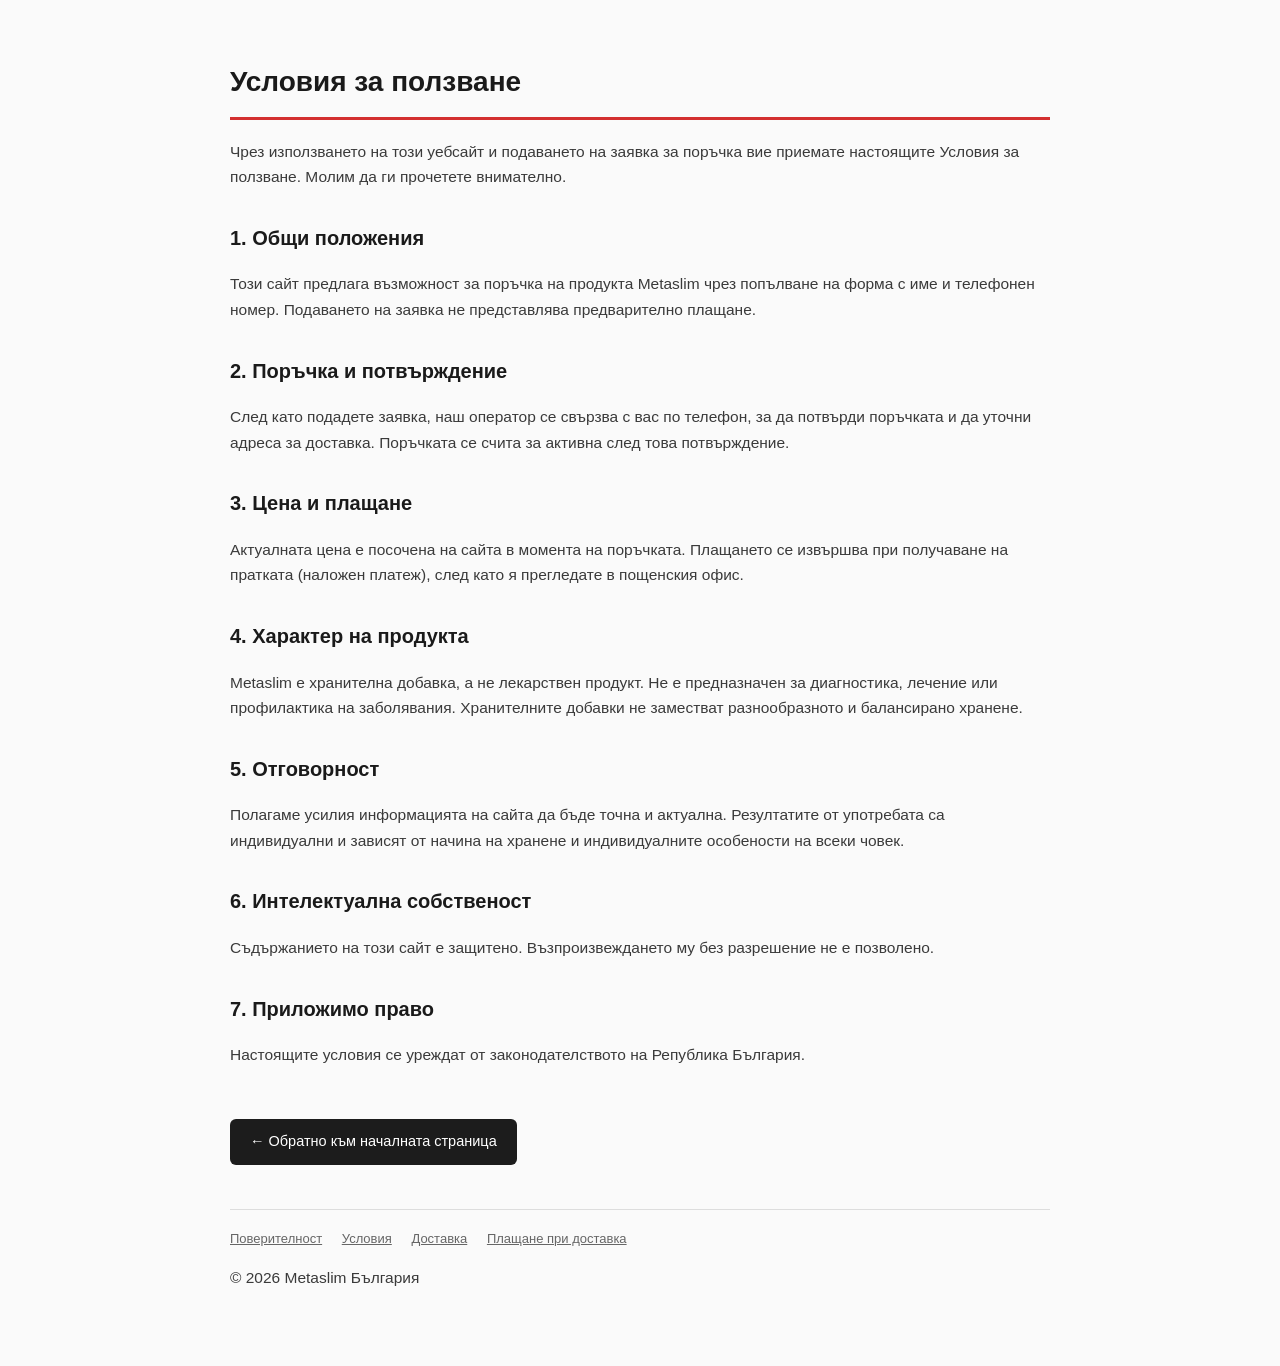
<file: terms.html>
<!DOCTYPE html>
<html lang="bg-BG">
<head>
  <meta charset="utf-8" />
  <meta name="viewport" content="width=device-width, initial-scale=1.0" />
  <meta name="robots" content="noindex, follow" />
  <title>Условия за ползване — Metaslim България</title>
  <style>
    body { font-family: -apple-system, BlinkMacSystemFont, "Segoe UI", Roboto, Arial, sans-serif; color: #222; line-height: 1.65; max-width: 820px; margin: 0 auto; padding: 40px 22px 60px; background: #fafafa; }
    h1 { font-size: 28px; color: #1a1a1a; border-bottom: 3px solid #d32f2f; padding-bottom: 12px; }
    h2 { font-size: 20px; color: #1a1a1a; margin-top: 32px; }
    p, li { font-size: 15.5px; color: #3a3a3a; }
    a { color: #d32f2f; }
    .back { display: inline-block; margin-top: 36px; padding: 11px 20px; background: #1c1c1c; color: #fff; text-decoration: none; border-radius: 6px; font-size: 14.5px; }
    footer { margin-top: 44px; padding-top: 18px; border-top: 1px solid #ddd; font-size: 13px; color: #888; }
    footer a { color: #666; margin-right: 16px; }
  </style>
</head>
<body>
  <h1>Условия за ползване</h1>
  <p>Чрез използването на този уебсайт и подаването на заявка за поръчка вие приемате настоящите Условия за ползване. Молим да ги прочетете внимателно.</p>

  <h2>1. Общи положения</h2>
  <p>Този сайт предлага възможност за поръчка на продукта Metaslim чрез попълване на форма с име и телефонен номер. Подаването на заявка не представлява предварително плащане.</p>

  <h2>2. Поръчка и потвърждение</h2>
  <p>След като подадете заявка, наш оператор се свързва с вас по телефон, за да потвърди поръчката и да уточни адреса за доставка. Поръчката се счита за активна след това потвърждение.</p>

  <h2>3. Цена и плащане</h2>
  <p>Актуалната цена е посочена на сайта в момента на поръчката. Плащането се извършва при получаване на пратката (наложен платеж), след като я прегледате в пощенския офис.</p>

  <h2>4. Характер на продукта</h2>
  <p>Metaslim е хранителна добавка, а не лекарствен продукт. Не е предназначен за диагностика, лечение или профилактика на заболявания. Хранителните добавки не заместват разнообразното и балансирано хранене.</p>

  <h2>5. Отговорност</h2>
  <p>Полагаме усилия информацията на сайта да бъде точна и актуална. Резултатите от употребата са индивидуални и зависят от начина на хранене и индивидуалните особености на всеки човек.</p>

  <h2>6. Интелектуална собственост</h2>
  <p>Съдържанието на този сайт е защитено. Възпроизвеждането му без разрешение не е позволено.</p>

  <h2>7. Приложимо право</h2>
  <p>Настоящите условия се уреждат от законодателството на Република България.</p>

  <a class="back" href="index.html">← Обратно към началната страница</a>

  <footer>
    <a href="privacy.html">Поверителност</a>
    <a href="terms.html">Условия</a>
    <a href="shipping.html">Доставка</a>
    <a href="cod.html">Плащане при доставка</a>
    <p>© <script>document.write(new Date().getFullYear());</script> Metaslim България</p>
  </footer>
</body>
</html>
</file>
<file: css/style.css>
﻿@charset "UTF-8";

.color_alt {
	color: #9ca0ae
}

.color_alt_2 {
	color: #17b9dc
}

.color_light {
	color: #797979
}

.c_h {
	color: #2b3542
}

@font-face {
	font-family: 'Gilroy';
	src: url('../fonts/Gilroy-Light.eot');
	src: url('../fonts/Gilroy-Light.eot?#iefix') format('embedded-opentype'),
		  url('../fonts/Gilroy-Light.svg#Gilroy-Light') format('svg'),
		  url('../fonts/Gilroy-Light.ttf') format('truetype'),
		  url('../fonts/Gilroy-Light.woff') format('woff'),
		  url('../fonts/Gilroy-Light.woff2') format('woff2');
	font-weight: 300;
	font-style: normal;
 }

 @font-face {
	font-family: 'Gilroy';
	src: url('../fonts/Gilroy-Regular.eot');
	src: url('../fonts/Gilroy-Regular.eot?#iefix') format('embedded-opentype'),
		  url('../fonts/Gilroy-Regular.svg#Gilroy-Regular') format('svg'),
		  url('../fonts/Gilroy-Regular.ttf') format('truetype'),
		  url('../fonts/Gilroy-Regular.woff') format('woff'),
		  url('../fonts/Gilroy-Regular.woff2') format('woff2');
	font-weight: normal;
	font-style: normal;
 }
 
 @font-face {
	font-family: 'Gilroy';
	src: url('../fonts/Gilroy-Bold.eot');
	src: url('../fonts/Gilroy-Bold.eot?#iefix') format('embedded-opentype'),
		  url('../fonts/Gilroy-Bold.svg#Gilroy-Bold') format('svg'),
		  url('../fonts/Gilroy-Bold.ttf') format('truetype'),
		  url('../fonts/Gilroy-Bold.woff') format('woff'),
		  url('../fonts/Gilroy-Bold.woff2') format('woff2');
	font-weight: 700;
	font-style: normal;
 }
 
 

.is-grid {
	display: -webkit-box;
	display: -ms-flexbox;
	display: flex;
	-ms-flex-wrap: wrap;
	flex-wrap: wrap;
	padding: 0;
	list-style: none
}

.mw.alignleft {
	margin-right: 2em
}

.mw.alignright {
	margin-left: 2em
}

.mw.is-grid {
	display: -webkit-box;
	display: -ms-flexbox;
	display: flex;
	-webkit-box-align: center;
	-ms-flex-align: center;
	align-items: center;
	-ms-flex-wrap: wrap;
	flex-wrap: wrap;
	padding: 0;
	list-style: none
}

@media (min-width:960px) {
	.mw.cols-2 .col {
		width: calc((100% / 2) - 32px)
	}

	.mw.cols-3 .col {
		width: calc((100% / 3) - 32px)
	}

	.mw.cols-4 .col {
		width: calc((100% / 4) - 32px)
	}

	.mw.cols-5 .col {
		width: calc((100% / 5) - 32px)
	}

	.mw.cols-6 .col {
		width: calc((100% / 6) - 32px)
	}
}


/*! normalize.css v8.0.0 | MIT License | github.com/necolas/normalize.css */

html {
	line-height: 1.15;
	-webkit-text-size-adjust: 100%
}

body {
	margin: 0
}

h1 {
	font-size: 2em;
	margin: .67em 0
}

hr {
	-webkit-box-sizing: content-box;
	box-sizing: content-box;
	height: 0;
	overflow: visible
}

pre {
	font-family: monospace, monospace;
	font-size: 1em
}

a {
	background-color: transparent
}

abbr[title] {
	border-bottom: none;
	text-decoration: underline;
	-webkit-text-decoration: underline dotted;
	text-decoration: underline dotted
}

b,
strong {
	font-weight: bolder
}

code,
kbd,
samp {
	font-family: monospace, monospace;
	font-size: 1em
}

small {
	font-size: 80%
}

sub,
sup {
	font-size: 75%;
	line-height: 0;
	position: relative;
	vertical-align: baseline
}

sub {
	bottom: -.25em
}

sup {
	top: -.5em
}

img {
	border-style: none
}

button,
input,
optgroup,
select,
textarea {
	font-family: inherit;
	font-size: 100%;
	line-height: 1.15;
	margin: 0
}

button,
input {
	overflow: visible
}

button,
select {
	text-transform: none
}

[type=button],
[type=reset],
[type=submit],
button {
	-webkit-appearance: button
}

[type=button]::-moz-focus-inner,
[type=reset]::-moz-focus-inner,
[type=submit]::-moz-focus-inner,
button::-moz-focus-inner {
	border-style: none;
	padding: 0
}

[type=button]:-moz-focusring,
[type=reset]:-moz-focusring,
[type=submit]:-moz-focusring,
button:-moz-focusring {
	outline: 1px dotted ButtonText
}

fieldset {
	padding: .35em .75em .625em
}

legend {
	-webkit-box-sizing: border-box;
	box-sizing: border-box;
	color: inherit;
	display: table;
	max-width: 100%;
	padding: 0;
	/* white-space: normal */
}

progress {
	vertical-align: baseline
}

textarea {
	overflow: auto
}

[type=checkbox],
[type=radio] {
	-webkit-box-sizing: border-box;
	box-sizing: border-box;
	padding: 0
}

[type=number]::-webkit-inner-spin-button,
[type=number]::-webkit-outer-spin-button {
	height: auto
}

[type=search] {
	-webkit-appearance: textfield;
	outline-offset: -2px
}

[type=search]::-webkit-search-decoration {
	-webkit-appearance: none
}

::-webkit-file-upload-button {
	-webkit-appearance: button;
	font: inherit
}

details {
	display: block
}

summary {
	display: list-item
}

template {
	display: none
}

[hidden] {
	display: none
}

:focus {
	outline: 0
}

html {
	font-size: 16px
}

body {
	-webkit-font-smoothing: antialiased;
	-moz-osx-font-smoothing: grayscale;
	color: #000;
	font-family: Gilroy, sans-serif;
	font-weight: 400;
	font-size: 1em;
	line-height: 1.2;
	margin: 0;
	text-rendering: optimizeLegibility
}

button,
input,
optgroup,
select,
textarea {
	color: #000;
	font-family: Gilroy, sans-serif;
	font-weight: 400;
	line-height: 1.5;
	text-rendering: optimizeLegibility
}

p {
	margin: 0;
	font-weight: 400
}

h1,
h2,
h3,
h4,
h5,
h6 {
	letter-spacing: -.02em;
	line-height: 1.2;
	/* -webkit-font-smoothing: antialiased; */
	/* -moz-osx-font-smoothing: grayscale; */
	/* overflow-wrap: break-word; */
	/* -webkit-hyphens: auto; */
	/* -ms-hyphens: auto; */
	/* hyphens: auto; */
	font-family: Gilroy, sans-serif;
	font-weight: 300
}

strong {
	font-weight: 700
}

h1 {
	font-size: 2.5em
}

h2 {
	font-size: 2em
}

h3 {
	font-size: 1.25em
}

h4 {
	font-size: 1em
}

h5 {
	font-size: 1em
}

h6 {
	font-size: .8928571429em
}

.before_title,
.content .before_title {
	margin: 1.5em auto
}

@media only screen and (min-width:768px) {

	.before_title,
	.content .before_title {
		margin-bottom: 0
	}
}

blockquote {
	-webkit-hyphens: auto;
	-ms-hyphens: auto;
	hyphens: auto;
	word-break: break-word
}

.w_400 {
	font-weight: 400
}

.w_600 {
	font-weight: 600
}

.w_700 {
	font-weight: 700
}

.w_900 {
	font-weight: 900
}

.up {
	text-transform: uppercase
}

html {
	-webkit-box-sizing: border-box;
	box-sizing: border-box
}

::selection {
	background-color: #cfdfff
}

*,
:after,
:before {
	-webkit-box-sizing: inherit;
	box-sizing: inherit
}

body {
	background-color: #fff
}

a {
	-webkit-transition: color 110ms ease-in-out;
	transition: color 110ms ease-in-out;
	color: #9ca0ae
}

a:active,
a:hover {
	/*color: #808597;*/
	outline: 0;
	text-decoration: none
}

a:focus {
	/*outline: thin;*/
	/*outline-style: dotted;*/
	/*text-decoration: underline*/
}

@media only screen and (min-width:1024px) {

	.content h1,
	.content h2,
	.content h3,
	.content h4,
	.content h5,
	.content h6 {
		margin: calc(3 * 1rem) 0 1em
	}
}

h1,
h2,
h3,
h4,
h5,
h6 {
	clear: both;
	margin: 1.5rem 0
}

@media only screen and (min-width:768px) {

	h1,
	h2,
	h3,
	h4,
	h5,
	h6 {
		display: inline-block
	}
}

@media only screen and (min-width:1024px) {

	h1,
	h2,
	h3,
	h4,
	h5,
	h6 {
		display: inherit
	}
}

@media only screen and (min-width:1024px) {
	h2 {
		margin: 0 0 0;
	}

	h2.sub_title {
		margin-top: -1rem
	}
}

hr {
	background-image: url(../img/divided.svg);
	background-repeat: no-repeat;
	background-position: center center;
	border: 0;
	height: 32px;
	margin-bottom: 2em;
	margin-top: 1em
}

ol,
ul {
	padding-left: 1rem
}

ul {
	list-style: disc
}

ul ul {
	list-style-type: circle
}

ol {
	list-style: decimal
}

li {
	line-height: 1.5
}

li>ol,
li>ul {
	padding-left: 2rem
}

dt {
	font-weight: 700
}

dd {
	margin: 0 1rem 1rem
}

ul.marked {
	text-align: left
}

ul.marked li {
	list-style: none;
	position: relative;
	margin-bottom: 1rem;
	padding-left: 48px;
	font-weight: 400
}

ul.marked li:before {
	content: '';
	position: absolute;
	left: 0;
	top: calc(50% - 16px);
	height: 32px;
	width: 32px;
	background-image: url(../img/check.svg);
	background-size: contain;
	background-repeat: no-repeat;
	background-position: center
}

ul.marked li:last-of-type:before {
	top: 0
}

ul.marked li.type_1:before {
	top: 0
}

ul.marked.marked2 li:before {
	content: '';
	position: absolute;
	left: 0;
	top: calc(50% - 12px);
	height: 24px;
	width: 23px;
	background-image: url(../img/a7-check.svg);
	background-size: contain;
	background-repeat: no-repeat;
	background-position: center
}

ul.marked.type_2 {
	padding: 0;
	margin-bottom: 2em
}

ul.marked.type_2 li {
	text-align: center
}

ul.marked.type_2 li:before {
	background-image: url(../img/check2.svg)
}

ul.marked.type_3 {
	padding: 0
}

ul.marked.type_3 li {
	padding-left: 2em
}

ul.marked.type_3 li:before {
	background-image: none;
	width: 16px;
	height: 16px;
	background: #cc0040;
	display: block;
	top: 3px;
	border-radius: 60px
}

ul.list-simple {
	padding-left: 1.1em
}

ul.list-simple li {
	list-style: disc
}

ul.flex {

	display: -ms-grid;

	display: grid;
	grid-gap: 2em;
}

ul.flex li {
	list-style: none
}

@media only screen and (min-width:1024px) {
	ul.flex {
		display: -webkit-box;
		display: -ms-flexbox;
		display: flex;
		-webkit-box-align: center;
		-ms-flex-align: center;
		align-items: center;
		padding: 0
	}
}

ul.list-table {
	padding: 0
}

ul.list-table li {
	display: -webkit-box;
	display: -ms-flexbox;
	display: flex;
	-webkit-box-pack: justify;
	-ms-flex-pack: justify;
	justify-content: space-between;
	list-style: none;
	border-bottom: 1px solid #2f3877;
	padding: .5em 0
}

ul.list-table li span {
	width: 40%;
	text-align: left
}

ul.list-table li strong {
	text-align: right
}

ul.numeration {
	list-style: none;
	padding: 0
}

ul.numeration li {
	display: -webkit-box;
	display: -ms-flexbox;
	display: flex;
	-webkit-box-orient: vertical;
	-webkit-box-direction: normal;
	-ms-flex-direction: column;
	flex-direction: column;
	margin-bottom: 2em
}

@media only screen and (min-width:1024px) {
	ul.numeration li {
		-webkit-box-orient: horizontal;
		-webkit-box-direction: normal;
		-ms-flex-direction: row;
		flex-direction: row
	}
}

ol li {
	margin-bottom: 1em
}

.num {
	width: 40px;
	height: 40px;
	display: -webkit-box;
	display: -ms-flexbox;
	display: flex;
	-webkit-box-align: center;
	-ms-flex-align: center;
	align-items: center;
	-webkit-box-pack: center;
	-ms-flex-pack: center;
	justify-content: center;
	font-weight: 800;
	font-size: 20px;
	background: #9ca0ae;
	color: #fff;
	margin: 0 auto
}

@media only screen and (min-width:1024px) {
	.num {
		margin: 1em 1em auto;
		min-width: 40px
	}
}

img {
	height: auto;
	max-width: 100%;
	position: relative
}

figure {
	margin: 0
}

blockquote {
	border-left: 2px solid #9ca0ae;
	margin-left: 0;
	padding: 0 0 0 1rem
}

blockquote>p {
	margin: 0 0 1rem
}

blockquote cite {
	color: #797979
}

strong.author {
	display: block;
	margin-top: calc(2 * 1rem)
}

.price {
	font-size: 24px;
	display: block
}

.price span.old {
	text-decoration: line-through;
	font-size: 22px;
	display: inline-block;
}

.price span.old.x_currency {
	margin-right: 5px;

}

.price span.new {
	color: #17b9dc;
}

.timer_container {
	margin-bottom: 0 !important;

}

.timer_container .timer {
	display: -webkit-box;
	display: -ms-flexbox;
	display: flex;
	-webkit-box-align: center;
	-ms-flex-align: center;
	align-items: center;
	-webkit-box-pack: center;
	-ms-flex-pack: center;
	justify-content: center;
	font-size: 1.5em;
	font-weight: 700;
	color: #202831;
}

.timer_container .timer * {
	margin-bottom: 0
}

.timer_container .timer .item-timer {
	display: -webkit-box;
	display: -ms-flexbox;
	display: flex;
	-webkit-box-align: center;
	-ms-flex-align: center;
	align-items: center
}

.timer_container .timer .item-timer * {
	margin-bottom: 0
}

.timer_container .timer .item-timer .dots {
	margin: 0 .5em
}

.timer_container .timer .hr:after {
	content: "ч"
}

.timer_container .timer .min:after {
	content: "м"
}

.timer_container .timer .sec:after {
	content: "с"
}

.popup {
	z-index: 3333;
	position: fixed;
	left: 0;
	top: 0;
	height: 100%;
	width: 100%;
	background-color: rgba(51, 51, 51, .9);
	-webkit-animation: BackgroundGradient 4s ease infinite;
	animation: BackgroundGradient 4s ease infinite;
	background-size: 400% 400%;
	opacity: 0;
	visibility: hidden;
	-webkit-transition: opacity .3s 0s, visibility 0s .3s;
	transition: opacity .3s 0s, visibility 0s .3s
}

.popup .form-box {
	-webkit-box-shadow: none;
	box-shadow: none
}

.popup .form-box .button {
	margin: 0 auto
}

.popup.is-visible {
	opacity: 1;
	visibility: visible;
	-webkit-transition: opacity .3s 0s, visibility 0s 0s;
	transition: opacity .3s 0s, visibility 0s 0s
}

.popup-container {
	padding-top: 20px;
	padding-bottom: 20px;
	position: relative;
	width: 90%;
	max-width: 300px;
	margin: 4em auto;
	background: #fff;
	text-align: center;
	-webkit-box-shadow: 0 0 20px rgba(0, 0, 0, .2);
	box-shadow: 0 0 20px rgba(0, 0, 0, .2);
	-webkit-transform: translateY(-40px);
	transform: translateY(-40px);
	-webkit-transition-property: -webkit-transform;
	transition-property: -webkit-transform;
	transition-property: transform;
	transition-property: transform, -webkit-transform;
	-webkit-transition-duration: .3s;
	transition-duration: .3s
}

.popup-container .fw:after {
	display: none
}

.popup-container .fw form {
	background-color: transparent;
	-webkit-box-shadow: none;
	box-shadow: none;
	border: none
}

.popup-container form {
	min-width: inherit;
	max-width: 274px;
	min-height: inherit
}

.popup-container form:before {
	display: none
}

.popup-container form h5 {
	text-align: center
}

.popup-container form h5 br {
	display: block
}

.no-touch .cd-popup-container li:first-child a:hover {
	background-color: #fc8982
}

.popup-container li:last-child a {
	background: #b6bece;
	border-radius: 0 0 .25em 0
}

.no-touch .popup-container .cd-buttons li:last-child a:hover {
	background-color: #c5ccd8
}

.popup-container .popup-close {
	text-indent: -10000px;
	position: absolute;
	top: 8px;
	right: 8px;
	width: 30px;
	height: 30px;
	z-index: 100
}

.popup-container .popup-close::after,
.popup-container .popup-close::before {
	content: '';
	position: absolute;
	top: 12px;
	width: 14px;
	height: 3px;
	background-color: #000
}

.popup-container .popup-close::before {
	-webkit-transform: rotate(45deg);
	transform: rotate(45deg);
	right: 0;
	width: 20px;
	height: 1px
}

.popup-container .popup-close::after {
	-webkit-transform: rotate(-45deg);
	transform: rotate(-45deg);
	right: 0;
	width: 20px;
	height: 1px
}

.is-visible .popup-container {
	-webkit-transform: translateY(0);
	transform: translateY(0)
}

@media only screen and (min-width:1170px) {
	.popup-container {
		margin: 8em auto
	}
}

.scw button {
	border: none;
	background: 0 0
}

.scw ul {
	padding: 0
}

.scw li {
	list-style: none
}

.scw li :last-child {
	margin-bottom: 0
}

.scc .next:before,
.scc .prev:before,
.scc .table-next:before,
.scc .table-prev:before {
	content: '';
	display: block;
	width: 48px;
	height: 48px;
	background-size: contain;
	background-repeat: no-repeat;
	background-position: center
}

@media only screen and (min-width:768px) {

	.scc .next:before,
	.scc .prev:before {
		width: 68px;
		height: 68px
	}
}

.scc {
	margin-top: 1em
}

.scc .prev:before,
.scc .table-prev:before {
	background-image: url(../img/prev.svg)
}

.scc .next:before,
.scc .table-next:before {
	background-image: url(../img/next.svg)
}

#reviews {
	margin: 0 auto;
}

@media only screen and (min-width:768px) {
	#reviews {
		margin: 0 auto
	}
}

.scw li {
	border: dotted 2px #6fdbee;
	max-width: 736px;
	padding: 1em;
	-webkit-box-shadow: 0;
	box-shadow: 0;
	background: #fff;
	border-radius: 1em;
	margin: 1em auto 2.5em;
	text-align: center
}

@media only screen and (min-width:1024px) {
	.scw li {
		margin: 0 auto 0;
		padding: 2em 2em;
		text-align: center;
		display: -webkit-box;
		display: -ms-flexbox;
		display: flex;
		-webkit-box-orient: horizontal;
		-webkit-box-direction: normal;
		-ms-flex-direction: row;
		flex-direction: row
	}
}

.scw figure {
	margin-bottom: 1em;
	margin-right: 0
}

@media only screen and (min-width:1024px) {
	.scw figure {
		margin-right: 30px
	}
}

.scw figure figcaption {
	padding: 0;
	padding-top: 16px
}

.scw figure figcaption h5 {
	font-size: 14px;
	font-weight: 700;
	margin-top: 0
}

.scw figure figcaption h5 span {
	font-weight: 400
}

@media only screen and (min-width:1024px) {
	.scw figure {
		min-width: 120px
	}
}

.scw article {
	padding-bottom: 1em;
	font-size: 14px
}

.scw article p {
	font-size: 16px
}

@media only screen and (min-width:1024px) {
	.scw article p {
		text-align: left
	}
}

.scw article figure img {
	margin: 23px auto
}

@media only screen and (min-width:1024px) {
	.scw article figure img {
		margin: 0;
		margin-right: auto;
		margin-top: 23px
	}
}

.scw article * {
	margin-bottom: 1.5em
}

.scc {
	margin-bottom: 2em;
	text-align: center
}

@media only screen and (min-width:1024px) {
	.scc {
		display: block;
		position: absolute;
		width: 100%;
		top: 26%;
		left: 0
	}

	.scc .next,
	.scc .prev {
		position: absolute
	}

	.scc .prev {
		left: 50px
	}

	.scc .next {
		right: 50px
	}
}

@media only screen and (min-width:1379px) {
	.scc .prev {
		left: 84px
	}

	.scc .next {
		right: 84px
	}
}

br {
	display: block
}

.table {

	display: -ms-grid;

	display: grid;
	-ms-grid-columns: 1fr 2fr;
	grid-template-columns: 1fr 2fr;
	font-size: 90%;
	background: #fff;
	margin-bottom: 4em;
	overflow: hidden;
	color: #000;
	-webkit-box-shadow: -10px 40px 100px 0 rgba(166, 177, 198, .23);
	box-shadow: -10px 40px 100px 0 rgba(166, 177, 198, .23);
	border-radius: 1em;
	padding: 20px
}

.table h5 {
	margin: 0;
	font-size: 16px;
	text-align: center;
	font-weight: 700
}

.table h6 {
	font-size: 16px;
	font-weight: 400
}

@media only screen and (min-width:768px) {
	.table {
		font-size: 90%
	}
}

@media only screen and (min-width:1024px) {
	.table {
		font-size: 100%;
		margin: 3em 0
	}
}

.table .features {
	text-align: left;

	display: -ms-grid;

	display: grid;
	font-weight: 700;
	z-index: 100
}

.table .features>div {
	padding: 0 .8em;
	height: 140px;
	display: -webkit-box;
	display: -ms-flexbox;
	display: flex;
	-webkit-box-align: center;
	-ms-flex-align: center;
	align-items: center;
	line-height: 1.5
}

.table .features>.param {
	padding-left: 0
}

.table .cols {
	text-align: left
}

.table .col {

	display: -ms-grid;

	display: grid;
	max-width: 262px;
	text-align: center
}

.table .col div:first-child {
	font-weight: 700
}

@media only screen and (min-width:1024px) {
	.table .col {
		max-width: none
	}
}

.table.type_0 .col {
	background: -webkit-gradient(linear, left bottom, left top, color-stop(0, #202125), to(#3b3b43));
	background: linear-gradient(0deg, #202125 0, #3b3b43 100%)
}

.table.type_0 .col div {
	border-bottom: 1px solid #656464
}

.table.type_0 .col div:last-child {
	border-bottom: none
}

.table.type_1 {}

@media only screen and (min-width:768px) {
	.table.type_1 {
		-ms-grid-columns: 23% 52% 25%;
		grid-template-columns: 23% 52% 25%;
		margin: 1em 0;
	}
}

@media only screen and (max-width:767px) {
	.table.type_1 {
		-ms-grid-columns: 33% 34% 33%;
		grid-template-columns: 33% 34% 33%;
	}



	.table .col {
		max-width: 276px;
	}

	.btn,
	.button,
	button:not(.next):not(.prev):not(.mfp-arrow):not(.mfp-close),
	input[type=button],
	input[type=reset],
	input[type=submit] {
		width: auto;
	}
}

@media only screen and (min-width:1024px) {
	.table.type_1 {
		margin-top: 0;
		margin-bottom: 0;
	}
}

.table.type_1 .features div {
	height: 56px
}

.table.type_1 .features div:first-child {
	border-bottom: 1px solid #e8e8e8;
	border-right: 1px solid #e8e8e8;
	height: 78px
}

.table.type_1 .features div.param {
	border-right: 1px solid #e8e8e8;
	border-bottom: 1px solid #e8e8e8;
	margin-left: 0
}

.table.type_1 .features div.param:last-child {
	border-bottom: none
}

.table.type_1 .col.other div {
	border-right: none
}

.table.type_1 .col div:first-child {
	font-size: 16px;
	padding-top: 1em;
	height: 78px
}

.table.type_1 .col div:first-child h5 {
	font-weight: 700;
	font-size: 16px;
	color: #000
}

.table.type_1 .col div {
	height: auto;
	min-height: 56px;
	color: #000;
	display: -webkit-box;
	display: -ms-flexbox;
	display: flex;
	-webkit-box-align: center;
	-ms-flex-align: center;
	align-items: center;
	-webkit-box-pack: center;
	-ms-flex-pack: center;
	justify-content: center;
	border-right: 1px solid #e8e8e8;
	border-bottom: 1px solid #e8e8e8
}

.table.type_1 .col.features div {
	border-right: none;
	border-left: 1px solid #e8e8e8;
}

.table.type_1 .col div:first-child {
	/*border-right: none;*/
	-webkit-box-align: start;
	-ms-flex-align: start;
	align-items: flex-start
}

.table.type_1 .col div:last-child {
	border-bottom: none;
}

.table.type_1 .cols .col.bn div {
	border-right: none;
}

.table.type_1 img {
	max-width: 160px
}

.card {
	border-radius: 2em;
	-webkit-box-shadow: 0 16px 24px 0 rgba(0, 0, 0, .07);
	box-shadow: 0 16px 24px 0 rgba(0, 0, 0, .07);
	background: #fff;
	padding: 1.5em;
	text-align: left;
	background: #9ca0ae
}

.cards {
	padding: 0
}

.cards h1,
.cards h2,
.cards h3,
.cards h5,
.cards h6 {
	margin: 0
}

.cards h5 {
	margin-bottom: .5em
}

.cards li {
	list-style: none;
	width: 100%
}

.cards li p {
	margin-bottom: 0
}

.cards figure img {
	display: block;
	margin: 0 auto
}

@media (min-width:320px) {
	.cards li:not(.in) {
		width: calc((100%) - calc(2* 1rem));
		margin: 0 auto 0;
	}
}

@media (min-width:480px) {
	.cards li:not(.in) {
		width: calc((100% / 2) - calc(2* 1rem))
	}
}

@media only screen and (min-width:1024px) {
	.cards {
		text-align: center
	}

	.cards li:not(.in) {
		width: calc((100% / 4) - calc(2* 1rem))
	}
}

.cards.type_1 {
	margin-top: 64px
}

@media only screen and (min-width:1024px) {
	.cards.type_1 {
		margin-bottom: 0
	}
}

.cards.type_1 li {
	text-align: center;
	font-size: 16px
}

.cards.type_1 li figcaption {
	padding: 20px 20px 0 20px;
}

.cards.type_1 li p {
	font-weight: 700
}

@media only screen and (min-width:768px) {
	.cards.type_1 li {
		width: 21%;
		margin-bottom: 25px;
	}

	.cards.type_1 {
		display: -webkit-box;
		display: -ms-flexbox;
		display: flex;
		-webkit-box-pack: center;
		-ms-flex-pack: center;
		justify-content: center;
	}

	.cards.type_1 li figcaption {
		padding: 5px 5px 0 5px;
	}

	.cards.type_1 li:nth-child(7),
	.cards.type_1 li:nth-child(8) {
		margin-bottom: 0;
	}

	#art1 ul.cards {
		margin-bottom: 0;
	}

	#art2 h4 {
		margin: 15px 0;
	}
}

@media only screen and (min-width:1024px) {
	.cards.type_1 li {
		width: calc((100% / 8) - calc(2 * 1rem))
	}
}

.cards.type_2 {
	margin: 0 -1rem 0;
}

.cards.type_2 li {
	text-align: center;
	border-radius: 8px;
	-webkit-box-shadow: -10px 40px 100px 0 rgba(166, 177, 198, .23);
	box-shadow: -10px 40px 100px 0 rgba(166, 177, 198, .23);
	background-color: #fff;
	padding: 40px 0 0
}

.cards.type_2 li p {
	font-size: 20px
}

@media only screen and (min-width:768px) {
	.cards.type_2 li {
		/*width: calc((100% / 2) - calc(2 * 1rem))*/
		/*margin-bottom: 20px;*/
	}

	.cards.type_2 li:nth-child(3),
	.cards.type_2 li:last-child {
		margin-bottom: 0;
	}
}

@media only screen and (max-width:1023px) {
	.cards.type_2 li {
		/*width: calc((100% / 2) - calc(2 * 1rem))*/
		margin-bottom: 20px;
	}

	.cards.type_2 li:nth-child(3),
	.cards.type_2 li:last-child {
		margin-bottom: 0;
	}
}

@media only screen and (min-width:1024px) {
	.cards.type_2 li {
		width: calc((100% / 4) - calc(2 * 1rem))
	}
}

.cards.type_3 {
	margin: 1.7rem -1rem 2rem
}

@media only screen and (min-width:768px) {
	.cards.type_3 {
		margin-top: 0
	}
}

@media only screen and (min-width:1024px) {
	.cards.type_3 {
		margin-top: 24px;
		margin-bottom: 0;
	}
}

.cards.type_3 li {
	text-align: center
}

@media only screen and (min-width:768px) {
	.cards.type_3 li {
		width: 45%;
	}
}

@media only screen and (min-width:1024px) {
	.cards.type_3 li {
		width: calc((100% / 3) - calc(2 * 1rem))
	}
}

.cards.type_5 {
	margin: 2rem -1rem 2rem
}

@media only screen and (min-width:768px) {
	.cards.type_5 {
		margin: 0 -1rem 2rem
	}
}

@media only screen and (min-width:1024px) {
	.cards.type_5 {
		margin: 0
	}
}

.cards.type_5 li {
	padding: 32px;
	text-align: left;
	border-radius: 8px;
	-webkit-box-shadow: -10px 40px 100px 0 rgba(166, 177, 198, .23);
	box-shadow: -10px 40px 100px 0 rgba(166, 177, 198, .23);
	background-color: #fff
}

.cards.type_5 li figure {
	display: -webkit-box;
	display: -ms-flexbox;
	display: flex;
	-webkit-box-align: start;
	-ms-flex-align: start;
	align-items: flex-start;
	-webkit-box-orient: vertical;
	-webkit-box-direction: normal;
	-ms-flex-direction: column;
	flex-direction: column;
	line-height: 1.2;
}

@media only screen and (min-width:1024px) {
	.cards.type_5 li figure {
		-webkit-box-orient: horizontal;
		-webkit-box-direction: normal;
		-ms-flex-direction: row;
		flex-direction: row
	}
}

.cards.type_5 li figcaption {
	padding: 0
}

@media only screen and (min-width:1024px) {
	.cards.type_5 li figcaption {
		padding: 0 0 0 20px
	}
}

.cards.type_5 li figcaption p {
	font-size: 16px;
	text-align: center;
	margin-top: 10px
}

@media only screen and (min-width:1024px) {
	.cards.type_5 li figcaption p {
		text-align: left;
		margin-top: 0;
		max-width: 359px
	}
}

.cards.type_5 li figcaption p:first-child {
	margin-bottom: 0;
	margin-top: -5px;
}

@media only screen and (min-width:768px) {
	.cards.type_5 li {
		/* width: calc((100% / 1) - calc(2 * 1rem)) */
	}
}

@media only screen and (min-width:1024px) {
	.cards.type_5 li {
		width: calc((100% / 2) - calc(2 * 1rem))
	}
}

.cards.type_6 {
	/* margin: 2rem -1rem 2rem */
}

@media only screen and (min-width:768px) {
	.cards.type_6 {
		margin-top: 0;
		margin-bottom: 0;
	}
}

@media only screen and (min-width:1024px) {
	.cards.type_6 {
		margin: 0
	}
}

.cards.type_6 li {
	text-align: center;
	border-radius: 16px;
	-webkit-box-shadow: -10px 40px 100px 0 rgba(166, 177, 198, .23);
	box-shadow: -10px 40px 100px 0 rgba(166, 177, 198, .23);
	background-color: #fff;
	padding: 32px
}

.cards.type_6 li figure {
	display: -webkit-box;
	display: -ms-flexbox;
	display: flex;
	-webkit-box-align: start;
	-ms-flex-align: start;
	align-items: flex-start;
	-webkit-box-orient: vertical;
	-webkit-box-direction: normal;
	-ms-flex-direction: column;
	flex-direction: column
}

.cards.type_6 li figure figcaption {
	padding: 0 0 0 24px
}

@media only screen and (min-width:1024px) {
	.cards.type_6 li figure {
		-webkit-box-orient: horizontal;
		-webkit-box-direction: normal;
		-ms-flex-direction: row;
		flex-direction: row
	}
}

@media only screen and (min-width:768px) {
	.cards.type_6 li {
		width: 45%;
		margin-bottom: 20px;
	}

	.cards.type_6 li:last-child,
	.cards.type_6 li:nth-child(3) {
		margin-bottom: 0;
	}
}

@media only screen and (min-width:1024px) {
	.cards.type_6 li {
		width: calc((100% / 2) - calc(2 * 1rem));
		margin-bottom: 10px;
	}
}

.cards.type_7 {
	margin: 28px -1rem 2rem
}

@media only screen and (min-width:768px) {
	.cards.type_7 {
		margin-top: 0
	}
}

@media only screen and (min-width:1024px) {
	.cards.type_7 {
		margin-top: 24px
	}
}

.cards.type_7 li {
	text-align: center
}

.cards.type_7 li p {
	font-weight: 700
}

@media only screen and (min-width:768px) {
	.cards.type_7 li {
		width: calc((100% / 2) - calc(2 * 1rem))
	}
}

@media only screen and (min-width:1024px) {
	.cards.type_7 li {
		width: calc((100% / 3) - calc(2 * 1rem))
	}
}

.cards.type_88 li {
	display: -webkit-box;
	display: -ms-flexbox;
	display: flex;
	-webkit-box-orient: vertical;
	-webkit-box-direction: normal;
	-ms-flex-direction: column;
	flex-direction: column;
	-webkit-box-align: center;
	-ms-flex-align: center;
	align-items: center
}

@media only screen and (min-width:1024px) {
	.cards.type_88 li {
		-webkit-box-orient: horizontal;
		-webkit-box-direction: normal;
		-ms-flex-direction: row;
		flex-direction: row;
		-webkit-box-pack: center;
		-ms-flex-pack: center;
		justify-content: center
	}

	.cards.type_88 li:nth-child(3) p {
		max-width: 160px
	}
}

.cards.type_88 li p {
	text-align: center;
	font-weight: 700;
	font-size: 16px
}

@media only screen and (min-width:1024px) {
	.cards.type_88 li p {
		text-align: left
	}
}

.cards.type_88 li .other {
	margin-left: 5px
}

@media only screen and (min-width:1024px) {
	.cards.type_88 li .other {
		margin-left: 32px
	}
}

.cards.type_88 li .h {
	margin-right: 17px;
	max-width: 160px
}

@media only screen and (min-width:768px) {
	.cards.type_88 li .h {
		max-width: initial;
		margin-right: 0
	}
}

@media only screen and (min-width:1024px) {
	.cards.type_88 li .h {
		margin-right: 32px
	}
}

.cards.type_88 li figure img {
	max-width: 160px
}

@media only screen and (min-width:768px) {
	.cards.type_88 li {
		width: calc((100% / 1) - calc(2 * 1rem))
	}
}

@media only screen and (min-width:1024px) {
	.cards.type_88 li {
		width: calc((100% / .5) - calc(2 * 1rem));
		margin-top: 10px;
	}
}

.cards.type_8 {
	margin: 28px -1rem 2rem
}

@media only screen and (min-width:768px) {
	.cards.type_8 {
		margin-top: 0
	}
}

@media only screen and (min-width:1024px) {
	.cards.type_8 {
		margin: 4.18rem -1rem 0;
	}
}

.cards.type_8 li {
	padding: 32px;
	text-align: center;
	border-radius: 8px;
	-webkit-box-shadow: -10px 40px 100px 0 rgba(166, 177, 198, .23);
	box-shadow: -10px 40px 100px 0 rgba(166, 177, 198, .23);
	background-color: #fff
}

@media only screen and (min-width:1024px) {
	.cards.type_8 li {
		text-align: left
	}
}

.cards.type_8 li figure {
	display: -webkit-box;
	display: -ms-flexbox;
	display: flex;
	-webkit-box-orient: vertical;
	-webkit-box-direction: normal;
	-ms-flex-direction: column;
	flex-direction: column;
	-webkit-box-align: start;
	-ms-flex-align: start;
	align-items: flex-start
}

@-moz-document url-prefix() {
	.cards.type_8 li figure img {
		width: 100px;
		height: 100px
	}
}

@media only screen and (min-width:1024px) {
	.cards.type_8 li figure {
		-webkit-box-orient: horizontal;
		-webkit-box-direction: normal;
		-ms-flex-direction: row;
		flex-direction: row
	}
}

.cards.type_8 li figure figcaption h5 {
	font-weight: 700;
	font-size: 20px
}

.cards.type_8 li figure figcaption p {
	font-size: 14px
}

@media only screen and (min-width:1024px) {
	.cards.type_8 li figure figcaption {
		padding: 0 0 0 20px
	}
}

@media only screen and (min-width:768px) {
	.cards.type_8 li {
		width: calc((100% / 1) - calc(2 * 1rem))
	}
}

@media only screen and (min-width:1024px) {
	.cards.type_8 li {
		width: calc((100% / 2) - calc(2 * 1rem));
		margin-bottom: 10px;
	}
}

.cards.type_9 {
	margin: 28px -1rem 0;
}

@media only screen and (min-width:768px) {
	.cards.type_9 {
		margin-top: 0
	}
}

@media only screen and (min-width:1024px) {
	.cards.type_9 {
		margin-top: 24px
	}
}

.cards.type_9 li {
	text-align: center
}

.cards.type_9 li figcaption {
	padding: 0;
	margin-top: 19px
}

.cards.type_9 li p {
	font-weight: 700
}

@media only screen and (min-width:768px) {
	.cards.type_9 li {
		width: calc((100% / 2) - calc(2 * 1rem))
	}
}

@media only screen and (min-width:1024px) {
	.cards.type_9 li {
		width: calc((100% / 4) - calc(2 * 1rem))
	}
}

.cards.type_10 {
	margin: 28px -1rem 2rem
}

@media only screen and (min-width:768px) {
	.cards.type_10 {
		margin: 0 -1rem -4rem
	}
}

@media only screen and (min-width:1024px) {
	.cards.type_10 {
		margin: 24px -1rem 2rem
	}
}

.cards.type_10 li {
	text-align: center
}

.cards.type_10 li figcaption {
	padding: 0;
	margin-top: 9px
}

.cards.type_10 li p {
	font-weight: 700;
	font-size: 14px
}

@media only screen and (min-width:768px) {
	.cards.type_10 li {
		width: calc((100% / 2) - calc(2 * 1rem))
	}
}

@media only screen and (min-width:1024px) {
	.cards.type_10 li {
		width: calc((100% / 2) - calc(2 * 1rem))
	}
}

.cards.type_11 {
	margin: 28px -1rem 0;
}

@media only screen and (min-width:768px) {
	.cards.type_11 {
		margin-top: 0
	}
}

@media only screen and (min-width:1024px) {
	.cards.type_11 {
		margin-top: 0;
	}

	.cards.type_11 img {
		width: 122px;
	}
}

.cards.type_11 li {
	padding: 32px;
	text-align: center;
	border-radius: 16px;
	-webkit-box-shadow: -10px 40px 100px 0 rgba(166, 177, 198, .23);
	box-shadow: -10px 40px 100px 0 rgba(166, 177, 198, .23);
	background-color: #fff
}

.cards.type_11 li figure {
	display: -webkit-box;
	display: -ms-flexbox;
	display: flex;
	-webkit-box-orient: horizontal;
	-webkit-box-direction: normal;
	-ms-flex-direction: row;
	flex-direction: row;
	-webkit-box-align: center;
	-ms-flex-align: center;
	align-items: center;
	-webkit-box-pack: start;
	    -ms-flex-pack: start;
	        justify-content: flex-start;
}

@media only screen and (min-width:768px) {
	.cards.type_11 li figure img {
		margin: 0
	}
}

@media only screen and (min-width:1024px) {
	.cards.type_11 li figure img {
		/* margin: 0 auto; */
		width: 100px;
		min-width: 100px;
	}
}

.cards.type_11 li figure figcaption {
	padding: 0;
	margin-left: 15px
}

.cards.type_11 li figure figcaption p {
	text-align: left;
	font-size: 18px;
}

@media only screen and (min-width:768px) {
	.cards.type_11 li {
		width: calc((100% / 1) - calc(2 * 1rem))
	}
}

@media only screen and (min-width:1024px) {
	.cards.type_11 li {
		width: 30%;
	}
}

.cards.type_12 {
	margin: 28px auto 2rem
}

@media only screen and (min-width:768px) {
	.cards.type_12 {
		margin-top: 0
	}
}

@media only screen and (min-width:1024px) {
	.cards.type_12 {
		margin: 20px -1rem 0;
	}
}

.cards.type_12 li {
	text-align: center
}

@-moz-document url-prefix() {
	.cards.type_12 li {
		text-align: center
	}
}

.cards.type_12 li p {
	font-weight: 700;
	font-size: 16px;
	text-align: center
}

@media only screen and (min-width:768px) {
	.cards.type_12 li {
		width: calc((100% / 2) - calc(2 * 1rem))
	}
}

@media only screen and (min-width:1024px) {
	.cards.type_12 li {
		width: calc((100% /4) - calc(2 * 1rem))
	}
}

.cards.type_13 {
	margin: 28px -1rem 2rem
}

@media only screen and (min-width:768px) {
	.cards.type_13 {
		margin-top: 0
	}
}

@media only screen and (min-width:1024px) {
	.cards.type_13 {
		margin: 0
	}
}

.cards.type_13 li {
	padding: 40px 24px;
	border-radius: 8px;
	-webkit-box-shadow: -10px 40px 100px 0 rgba(166, 177, 198, .23);
	box-shadow: -10px 40px 100px 0 rgba(166, 177, 198, .23);
	background-color: #fff
}

.cards.type_13 li figcaption {
	padding: 20px 0 0 0
}

.cards.type_13 li p {
	font-size: 16px
}

@media only screen and (min-width:768px) {
	.cards.type_13 li {
		width: calc((100% / 2) - calc(2 * 1rem))
	}
}

@media only screen and (min-width:1024px) {
	.cards.type_13 li {
		width: calc((100% /4) - calc(2 * 1rem))
	}
}

@media only screen and (min-width:1024px) {
	.c-2 {
		width: calc((100% / 12)*2 - calc(2* 1rem))
	}
}

@media only screen and (min-width:1024px) {
	.c-3 {
		width: calc((100% / 12)*3 - calc(2* 1rem))
	}
}

@media only screen and (min-width:1024px) {
	.c-4 {
		width: calc((100% / 12)*4 - calc(2* 1rem))
	}
}

@media only screen and (min-width:1024px) {
	.c-5 {
		width: calc((100% / 12)*5 - calc(2* 1rem))
	}
}

@media only screen and (min-width:1024px) {
	.c-6 {
		width: calc((100% / 12)*6 - calc(2* 1rem))
	}
}

@media only screen and (min-width:1024px) {
	.c-7 {
		width: calc((100% / 12)*7 - calc(2* 1rem))
	}
}

@media only screen and (min-width:1024px) {
	.c-8 {
		width: calc((100% / 12)*8 - calc(2* 1rem))
	}
}

@media only screen and (min-width:1024px) {
	.c-9 {
		width: calc((100% / 12)*9 - calc(2* 1rem))
	}
}

form {
	background: #fffefe;
	color: #000;
	text-align: center;
	padding: 1rem 1.5rem 1rem 1.5rem;
	display: inline-block;
	width: 100%;
	border-radius: 1em;
	-webkit-box-shadow: -10px 40px 100px 0 rgba(166, 177, 198, .23);
	box-shadow: -10px 40px 100px 0 rgba(166, 177, 198, .23)
}

form>* {
	display: block;
	margin-bottom: .5em
}

@media only screen and (min-width:1024px) {
	form>* {
		margin-bottom: .5em
	}
}

form>:first-child {
	margin-top: 0;
	text-align: center;
	font-size: 18px;
	margin-bottom: 5px;
}

form>:last-child {
	margin-bottom: 0
}

form input[type=submit] {
	width: 100%;
	margin-bottom: 10px;
}

.btn,
.button,
button:not(.next):not(.prev):not(.mfp-arrow):not(.mfp-close),

input[type=button],
input[type=reset],
input[type=submit] {
	-webkit-transition: background 150ms ease-in-out;
	transition: background 150ms ease-in-out;
	background-image: -webkit-gradient(linear, left top, left bottom, from(#fae857), to(#f2cd2c));
	background-image: linear-gradient(to bottom, #fae857, #f2cd2c);
	-webkit-box-shadow: 0 6px 18px 0 rgba(245, 217, 63, .73);
	box-shadow: 0 6px 18px 0 rgba(245, 217, 63, .73);
	border: none;
	-webkit-box-sizing: border-box;
	box-sizing: border-box;
	text-transform: none;
	color: #000;
	font-weight: 700;
	line-height: 1.2;
	outline: 0;
	padding: 1rem;
	text-decoration: none;
	vertical-align: bottom;
	border-radius: 5em;
	width: 100%;
	text-align: center;
	display: inline-block;
	font-size: 18px
}

@media only screen and (min-width:768px) {

	.btn,
	.button,
	button:not(.next):not(.prev):not(.mfp-arrow):not(.mfp-close),
	input[type=button],
	input[type=reset],
	input[type=submit] {
		width: auto
	}
}

.btn:hover,
.button:hover,
button:not(.next):not(.prev):hover,
button:not(.table-next):not(.table-prev):hover,
input[type=button]:hover,
input[type=reset]:hover,
input[type=submit]:hover {
	/*background-image: linear-gradient(to bottom, #f7e12e, #f2c810);*/
	-webkit-box-shadow: none;
	box-shadow: none;
	/*color: #fff;*/
	cursor: pointer !important;
}

.btn:visited,
.button:visited,
button:not(.next):not(.prev):visited,
button:not(.table-next):not(.table-prev):visited,
input[type=button]:visited,
input[type=reset]:visited,
input[type=submit]:visited {
	color: #fff;
	text-decoration: none
}

.btn:focus,
.button:focus,
button:not(.next):not(.prev):focus,
button:not(.table-next):not(.table-prev):focus,
input[type=button]:focus,
input[type=reset]:focus,
input[type=submit]:focus {
	/*background: #17b9dc;*/
	/*color: #fff;*/
	/*outline: thin dotted;*/
	/*outline-offset: -4px*/
}

input[type=color],
input[type=date],
input[type=datetime-local],
input[type=datetime],
input[type=email],
input[type=month],
input[type=number],
input[type=password],
input[type=range],
input[type=search],
input[type=tel],
input[type=text],
input[type=time],
input[type=url],
input[type=week],
textarea,
select {
	-webkit-backface-visibility: hidden;
	background: #fff;
	border: solid 1px #e6eaf3;
	-webkit-box-sizing: border-box;
	box-sizing: border-box;
	border-radius: 24px;
	outline: 0;
	padding: 0 .66rem;
	-webkit-appearance: none;
	outline-offset: 0;
	width: 100%;
	font-size: 17px;
	height: 40px;
}

.form-control {
	-webkit-backface-visibility: hidden;
	background: #fff;
	border: solid 1px #e6eaf3;
	-webkit-box-sizing: border-box;
	box-sizing: border-box;
	border-radius: 24px;
	outline: 0;
	padding: .66rem .66rem;
	-webkit-appearance: none;
	outline-offset: 0;
	width: 100%;
	text-align: center;
	font-size: 14px;
	background-size: 4%;

	background-image: url(../img/open.png);
	background-position: right;
	background-repeat: no-repeat;
}

::-webkit-input-placeholder {
	color: #788ab6
}

::-moz-placeholder {
	color: #788ab6
}

:-moz-placeholder {
	color: #788ab6
}

:-ms-input-placeholder {
	color: #788ab6
}

.screen-reader-text {
	border: 0;
	clip: rect(1px, 1px, 1px, 1px);
	-webkit-clip-path: inset(50%);
	clip-path: inset(50%);
	height: 1px;
	margin: -1px;
	overflow: hidden;
	padding: 0;
	position: absolute !important;
	width: 1px;
	word-wrap: normal !important
}

.screen-reader-text:focus {
	background-color: #f1f1f1;
	border-radius: 3px;
	-webkit-box-shadow: 0 0 2px 2px rgba(0, 0, 0, .6);
	box-shadow: 0 0 2px 2px rgba(0, 0, 0, .6);
	clip: auto !important;
	-webkit-clip-path: none;
	clip-path: none;
	color: #21759b;
	display: block;
	font-size: 14px;
	font-size: .875rem;
	font-weight: 700;
	height: auto;
	left: 5px;
	line-height: normal;
	padding: 15px 23px 14px;
	text-decoration: none;
	top: 5px;
	width: auto;
	z-index: 100000
}

#content[tabindex="-1"]:focus {
	outline: 0
}

.alignleft {
	float: left;
	margin-right: 1rem
}

@media only screen and (min-width:768px) {
	.alignleft {
		margin-right: calc(2 * 1rem)
	}
}

.alignright {
	float: right;
	margin-left: 1rem
}

@media only screen and (min-width:768px) {
	.alignright {
		margin-left: calc(2 * 1rem)
	}
}

.aligncenter {
	clear: both;
	display: block;
	margin-left: auto;
	margin-right: auto
}

.clear:after,
.clear:before,
.comment-content:after,
.comment-content:before,
.entry-content:after,
.entry-content:before,
.mw:after,
.mw:before,
.site-content:after,
.site-content:before,
.site-footer:after,
.site-footer:before,
.site-header:after,
.site-header:before {
	content: "";
	display: table;
	table-layout: fixed
}

.clear:after,
.comment-content:after,
.entry-content:after,
.site-content:after,
.site-footer:after,
.site-header:after {
	clear: both
}

body .content,
body h1,
body h2,
body h3,
body h4,
body h5,
body h6 {
	text-align: center;
	overflow: hidden
}

@media only screen and (min-width:1024px) {

	body .content,
	body h1,
	body h2,
	body h3,
	body h4,
	body h5,
	body h6 {
		text-align: left
	}
}

@media only screen and (min-width:1024px) {

	body .dc .content,
	body .dc h1,
	body .dc h2,
	body .dc h3,
	body .dc h4,
	body .dc h5,
	body .dc h6 {
		text-align: center
	}
}

section {
	padding: 1px
}

#art011 h4 {
	font-size: 20px;
	font-weight: 700
}

@media only screen and (min-width:1024px) {
	#art011 h2 {
		max-width: 627px;
		margin-top: 0;
	}

	#art011 h4 {
		text-align: right
	}
}

#art1 ul.cards {
	margin-top: 0;
}

#art1 ul.cards li {
	font-size: 16px;
	font-weight: 700;
}

#art1 ul.cards li:nth-child(5),
#art1 ul.cards li:nth-child(6),
#art1 ul.cards li:nth-child(7),
#art1 ul.cards li:nth-child(8) {
	margin-bottom: 0;
}

#art2 h2 {
	margin-top: 0;
	font-weight: 700;
}

#art2 h4 {
	font-size: 19px
}

@media only screen and (min-width:768px) {
	#art2 .mw.is-grid {
		margin-top: 0;
		-webkit-box-orient: vertical;
		-webkit-box-direction: normal;
		-ms-flex-direction: column;
		flex-direction: column
	}
}

@media only screen and (min-width:1024px) {
	#art2 .mw.is-grid {
		-webkit-box-orient: horizontal;
		-webkit-box-direction: normal;
		-ms-flex-direction: row;
		flex-direction: row;
		margin-bottom: 15px;
	}

	#art2 h4 {
		text-align: right;
		margin: 0;
	}
}

#art3 h2 {
	color: #000;
	margin-bottom: 24px
}

@media only screen and (min-width:768px) {
	#art3 h2 {
		/* max-width: 400px; */
		margin-top: 64px
	}
}

@media only screen and (min-width:1024px) {
	#art3 h2 {
		max-width: 100%;
		margin-top: 0;
	}
}

#art3 p.after__title {
	color: #000;
	font-size: 16px;
	text-align: center;
	margin-bottom: 0;
}

@media only screen and (min-width:1024px) {
	#art3 p.after__title {
		max-width: 876px;
		margin: 0 auto 28px
	}
}

@media only screen and (min-width:1024px) {
	#art3 figure img {
		margin: 0;
		margin-left: auto
	}
}

#art4 {
	/*padding-bottom: 20px*/
}

@media only screen and (min-width:768px) {
	#art4 {
		/*padding-bottom: 0*/
	}
}

@media only screen and (min-width:768px) {}

#art4 .mw.is-grid {
	margin-top: 48px
}

@media only screen and (min-width:768px) {
	#art4 .mw.is-grid {
		text-align: center
	}
}

@media only screen and (min-width:1024px) {
	#art4 .mw.is-grid {
		text-align: left;
		margin-top: 0;
	}
}

#art4 h3 {
	font-size: 24px;
	margin-bottom: 24px
}

@media only screen and (min-width:1024px) {
	#art4 h3 {
		margin-top: 0;
		max-width: 528px
	}
}

#art4 p {
	margin-bottom: 24px;
	text-align: center;
	max-width: 538px
}

@media only screen and (min-width:1024px) {
	#art4 p {
		text-align: left
	}
}

#art4 a {
	padding: 14px 37px;
	margin-bottom: 20px
}

@media only screen and (min-width:1024px) {
	#art4 a {
		margin-bottom: 0
	}
}

#art55 {
	padding-bottom: 20px
}

@media only screen and (min-width:1024px) {
	#art55 {
		padding-bottom: 62px
	}
}

#art55 h2 {
	margin-bottom: 13px
}

@media only screen and (min-width:1024px) {
	#art55 h2 {
		margin-top: 0;
	}
}

#art55 p.after__title {
	font-size: 20px;
	text-align: center;
	max-width: 701px;
	margin: 0 auto
}

#art6 {
	color: #000
}

@media only screen and (min-width:1024px) {
	#art6 {
		/*padding-bottom: 28px*/
		padding-top: 0;
	}
}

#art6 .mw.is-grid {
	/*margin-top: 48px*/
}

@media only screen and (min-width:768px) {
	#art6 .mw.is-grid {
		text-align: center
	}
}

@media only screen and (min-width:1024px) {
	#art6 .mw.is-grid {
		text-align: left
	}
}

#art6 h3 {
	font-size: 23px;
	margin-bottom: 24px
}

@media only screen and (min-width:1024px) {
	#art6 h3 {
		margin-top: 0
	}
}

#art6 p {
	margin-bottom: 32px;
	text-align: center;
	max-width: 544px;
	font-size: 16px
}

@media only screen and (min-width:1024px) {
	#art6 p {
		text-align: left
	}
}

#art6 a {
	padding: 14px 37px;
	margin-bottom: 20px
}

@media only screen and (min-width:1024px) {
	#art6 a {
		margin-bottom: 0
	}
}

#art77 {
	/*padding-top: 20px;*/
	/*padding-bottom: 20px*/
}

@media only screen and (min-width:768px) {
	#art77 {
		/*padding-top: 0*/
	}
}

@media only screen and (min-width:1024px) {
	#art77 {
		/*padding-bottom: 55px*/
	}
}

#art77 h2 {
	margin-bottom: 13px
}

@media only screen and (min-width:1024px) {
	#art77 h2 {
		margin-top: 0
	}
}

#art77 p.after__title {
	font-size: 20px;
	text-align: center;
	max-width: 700px;
	margin: 0 auto
}

#art7 {
	/*padding-top: 20px*/
}

@media only screen and (min-width:768px) {
	#art7 {
		/*padding-top: 0*/
		padding-bottom: 10px;
	}
}

#art7 .marked2 {
	padding-left: 0;
	margin-top: 20px
}

@media only screen and (min-width:1024px) {
	#art7 .marked2 {
		margin-top: 0
	}
}

#art7 .marked2 li {
	-webkit-box-shadow: none;
	box-shadow: none;
	border-radius: 0;
	text-align: left;
	width: auto;
	padding: 0 0 0 40px;
	display: block;
	margin-bottom: 16px;
}

@media (max-width: 1023px) {
	#art7 .marked2 li {
		-webkit-box-shadow: none;
		box-shadow: none;
		border-radius: 0;
		text-align: left;
		width: auto;
		padding: 0 0 0 40px;
		display: block;
		margin-bottom: 16px;
		line-height: 17px;
	}
}

#art7 .marked2 li:last-child {
	margin-bottom: 10px
}

@media only screen and (min-width:1024px) {
	#art8 {
		/*padding-bottom: 34px*/
	}
}

#art8 .order1 {
	-webkit-box-ordinal-group: 2;
	-ms-flex-order: 1;
	order: 1
}

@media only screen and (min-width:1024px) {
	#art8 .order1 {
		-webkit-box-ordinal-group: 3;
		-ms-flex-order: 2;
		order: 2
	}
}

#art8 .order2 {
	-webkit-box-ordinal-group: 3;
	-ms-flex-order: 2;
	order: 2
}

@media only screen and (min-width:1024px) {
	#art8 .order2 {
		-webkit-box-ordinal-group: 2;
		-ms-flex-order: 1;
		order: 1
	}
}

#art8 figure.other {
	margin-bottom: 0
}

#art8 figure.other img {
	position: relative
}

#art8 figure.other a {
	padding: 13px 30px;
	position: absolute;
	left: 0;
	bottom: 15px
}

@media only screen and (min-width:768px) {
	#art8 figure.other a {
		left: calc(50% - 142px)
	}
}

#art8 h2 {
	font-weight: 700;
	text-align: center;
	margin-top: 0;
}

#art8 h2 span {
	font-weight: 400
}

#art99 {
	padding-bottom: 20px
}

@media only screen and (min-width:1024px) {
	#art99 {
		padding-bottom: 62px
	}
}

#art99 h2 {
	margin-bottom: 13px
}

@media only screen and (min-width:1024px) {
	#art99 h2 {
		margin-bottom: 0;
		margin-top: 0;
	}
}

#art99 p.after__title {
	font-size: 24px;
	text-align: center
}

#art9 .dc {
	display: -webkit-box;
	display: -ms-flexbox;
	display: flex;
	-webkit-box-align: center;
	-ms-flex-align: center;
	align-items: center;
	-ms-flex-wrap: wrap;
	flex-wrap: wrap;
	-webkit-box-orient: vertical;
	-webkit-box-direction: normal;
	-ms-flex-direction: column;
	flex-direction: column;
	-webkit-box-pack: center;
	-ms-flex-pack: center;
	justify-content: center;
	border-radius: 8px;
	-webkit-box-shadow: -10px 40px 100px 0 rgba(166, 177, 198, .23);
	box-shadow: -10px 40px 100px 0 rgba(166, 177, 198, .23);
	background-color: #fff;
	padding: 20px;
	margin-top: 23px
}

@media only screen and (min-width:1024px) {
	#art9 .dc {
		-ms-flex-wrap: nowrap;
		flex-wrap: nowrap;
		-webkit-box-pack: justify;
		-ms-flex-pack: justify;
		justify-content: space-between;
		-webkit-box-orient: horizontal;
		-webkit-box-direction: normal;
		-ms-flex-direction: row;
		flex-direction: row;
		padding: 25px 0;
		margin-top: 0;
	}
}
.bg_13 {
    padding-bottom: 0 !important;
}
.bg_13 h2 {
	margin-bottom: 20px;
}

#art9 .dc figure {
	display: -webkit-box;
	display: -ms-flexbox;
	display: flex;
	-webkit-box-align: center;
	-ms-flex-align: center;
	align-items: center;
	-webkit-box-orient: vertical;
	-webkit-box-direction: normal;
	-ms-flex-direction: column;
	flex-direction: column
}

@media only screen and (min-width:1024px) {
	#art9 .dc figure {
		-webkit-box-orient: horizontal;
		-webkit-box-direction: normal;
		-ms-flex-direction: row;
		flex-direction: row
	}
}

#art9 .dc figure figcaption {
	text-align: center;
	max-width: 526px
}

@media only screen and (min-width:1024px) {
	#art9 .dc figure figcaption {
		text-align: left
	}
}

#art9 .dc figure figcaption h5 {
	font-size: 20px;
	font-weight: 700;
	margin-top: 0;
	margin-bottom: 20px
}

@media only screen and (min-width:1024px) {
	#art9 .dc figure figcaption h5 {
		text-align: left
	}
}

#art9 .dc figure figcaption p {
	font-size: 14px;
}

#art9 .dc div.other {
	max-width: 288px;
	padding: 38px 22px;
	font-size: 14px;
	border-radius: 16px;
	background-image: linear-gradient(225deg, rgba(250, 232, 87, .42), rgba(242, 205, 44, .42));
	text-align: center;
	position: relative;
	margin-top: 10px;
}

#art9 figure img {
	position: relative;
	/*top: 9px;*/
}

#art9 .dc figure figcaption {
	padding: 0 20px;
}

#art9 .dc div.other p {
	font-weight: 700
}

#art10 h2 {
	font-weight: 700
}

@media only screen and (min-width:1024px) {
	#art10 h2 {
		margin-top: 0
	}
}

#art11 {
	color: #000
}

#art11 .is-grid {
	text-align: center
}

@media only screen and (min-width:1024px) {
	#art11 .is-grid {
		text-align: left;
		padding: 0;
	}
}

@-moz-document url-prefix() {
	#art11 figure img {
		width: 100px;
		height: 100px
	}
}

#art11 h2 {
	font-weight: 700;
	margin-bottom: 0
}

@media only screen and (min-width:1024px) {
	#art11 h2 {
		margin-top: -3px
	}
}

#art11 h2 span {
	font-weight: 400
}

#art11 figure.h {
	margin: 20px 0 20px
}

@-moz-document url-prefix() {
	#art11 figure.h img {
		width: 100%;
		height: auto
	}
}

@media only screen and (min-width:768px) {
	#art11 figure.h {
		/*margin: 0*/
	}
}

@media only screen and (min-width:1024px) {
	#art11 figure.h img {
		bottom: -40px
	}
}

#art11 p.after__title {
	font-size: 16px;
	margin-top: -5px;
	text-align: center
}

@media only screen and (min-width:1024px) {
	#art11 p.after__title {
		text-align: left
	}
}

#art11 .other {
	margin-top: 45px;
	padding: 32px;
	border-radius: 8px;
	-webkit-box-shadow: -10px 40px 100px 0 rgba(166, 177, 198, .23);
	box-shadow: -10px 40px 100px 0 rgba(166, 177, 198, .23);
	background-color: #fff
}

#art11 .other figure {
	display: -webkit-box;
	display: -ms-flexbox;
	display: flex;
	-webkit-box-orient: vertical;
	-webkit-box-direction: normal;
	-ms-flex-direction: column;
	flex-direction: column;
	-webkit-box-align: start;
	-ms-flex-align: start;
	align-items: flex-start
}

@media only screen and (min-width:768px) {
	#art11 .other figure {
		-webkit-box-orient: horizontal;
		-webkit-box-direction: normal;
		-ms-flex-direction: row;
		flex-direction: row
	}
}

#art11 .other figure figcaption p {
	text-align: center
}

@media only screen and (min-width:768px) {
	#art11 .other figure figcaption p {
		text-align: left
	}
}

#art11 .other figure figcaption p.mt {
	margin-bottom: 20px;
	margin-top: -5px;
}

@media only screen and (min-width:768px) {
	#art11 .other figure figcaption {
		padding: 0 0 0 20px
	}
}

#art11 .other figure p {
	font-size: 14px
}

#art012 .is-grid {
	text-align: center
}

@media only screen and (min-width:1024px) {
	#art012 .is-grid {
		text-align: left
	}
}

#art012 h2 {
	margin-bottom: 13px
}

@media only screen and (min-width:1024px) {
	#art012 h2 {
		margin-top: 0;
	}
}

#art012 p.after__title {
	font-size: 20px;
	text-align: center;
	margin-bottom: 20px
}

@media only screen and (min-width:1024px) {
	#art012 p.after__title {
		margin-bottom: 0;
		text-align: left;
		margin-top: -5px
	}
}

#art012 a {
	margin-bottom: 20px;
	padding: 14px 32px
}

@media only screen and (min-width:1024px) {
	#art012 a {
		margin-bottom: 0;
		margin-right: auto
	}
}

@media only screen and (min-width:1024px) {
	#art012 .other {
		text-align: right
	}
}

@media only screen and (min-width:768px) {
	#art14 br {
		display: none
	}
}

@media only screen and (min-width:1024px) {
	#art14 br {
		display: block
	}
}

#art014 h2 {
	margin-bottom: 13px
}

@media only screen and (min-width:1024px) {
	#art014 h2 {
		margin-top: 0;
	}
}

#art014 p.after__title {
	font-size: 24px;
	text-align: center;
	margin-bottom: 20px
}

@media only screen and (min-width:1024px) {
	#art014 p.after__title {
		margin-bottom: 0;
		margin-top: -5px
	}
}

@media only screen and (min-width:1024px) {
	#art15 h2 {
		margin-top: 0;
		margin-bottom: 0
	}
}

#art016 .is-grid {
	text-align: center
}

@media only screen and (min-width:1024px) {
	#art016 .is-grid {
		text-align: left
	}
}

#art016 h2 {
	margin-bottom: 13px
}

@media only screen and (min-width:1024px) {
	#art016 h2 {
		margin-top: 0;
	}
}

#art016 p.after__title {
	font-size: 20px;
	text-align: center;
	margin-bottom: 10px !important;
}

@media only screen and (min-width:1024px) {
	#art016 p.after__title {
		margin-bottom: 0;
		text-align: left;
		margin-top: -5px
	}
}

#art016 a {
	margin-bottom: 20px;
	padding: 14px 32px
}

@media only screen and (min-width:1024px) {
	#art016 a {
		margin-bottom: 0;
		margin-right: auto
	}
}

@media only screen and (min-width:1024px) {
	#art016 .other {
		text-align: right
	}
}

footer,
header {
	position: relative;
	overflow: hidden;
	display: block;
	padding: 79px 0 0
}

@media only screen and (min-width:768px) {

	footer,
	header {
		padding: 10px 0 0;
	}
}

@media only screen and (min-width:1024px) {

	footer,
	header {
		padding: 40px 0 0
	}
}

footer .mw:after,
footer .mw:before,
header .mw:after,
header .mw:before {
	display: none
}

footer h1,
footer h2,
footer h3,
footer h4,
footer h5,
header h1,
header h2,
header h3,
header h4,
header h5 {
	margin: 0 0
}

footer h1,
header h1 {
	-ms-grid-row: 5;
	-ms-grid-column: 1;
	grid-area: title;
	font-size: 32px;
	font-weight: 700
}

@media only screen and (min-width:1379px) {

	footer h1,
	header h1 {
		font-size: 32px;
		margin-top: 15px;
		margin-bottom: 10px;
	}
}

footer h1 span,
header h1 span {
	font-weight: 400
}

footer .logo,
header .logo {
	-ms-grid-row: 1;
	-ms-grid-column: 1;
	grid-area: logo;
	position: relative
}

@media only screen and (min-width:1024px) {

	footer .logo img,
	header .logo img {
		margin: 0
	}
}

footer .logo .main_logo,
header .logo .main_logo {
	font-size: 64px;
	line-height: 1;
	font-weight: 700;
	color: #69d7e1;
	margin: 0;
	max-width: 320px;
}

footer .logo .label,
header .logo .label {
	position: absolute;
	top: -70px;
	right: 0
}

@media only screen and (min-width:768px) {

	footer .logo .label,
	header .logo .label {
		top: 0
	}
}

@media only screen and (min-width:1024px) {

	footer .logo .label,
	header .logo .label {
		/*top: -55px*/
	}
}

@media only screen and (min-width:1379px) {

	footer .logo .label,
	header .logo .label {
		top: 0
	}
}

footer .logo figcaption,
header .logo figcaption {
	padding: 13px 0;
	text-align: center
}

@media only screen and (min-width:768px) {

	footer .logo figcaption,
	header .logo figcaption {
		text-align: left
	}
}

@media only screen and (min-width:1024px) {

	footer .logo figcaption,
	header .logo figcaption {
		text-align: left
	}
}

footer .logo figcaption span,
header .logo figcaption span {
	color: #9ca0ae;
	font-size: 20px
}

footer .product,
header .product {
	-ms-grid-row: 3;
	-ms-grid-column: 1;
	grid-area: product;
}

footer .form,
header .form {
	-ms-grid-row: 9;
	-ms-grid-column: 1;
	grid-area: form;
	margin-bottom: 20px
}

@media only screen and (min-width:768px) {

	footer .form,
	header .form {
		margin-bottom: 0
	}
}

@media only screen and (min-width:1024px) {

	footer .form,
	header .form {
		min-width: 256px
	}
}

footer .list,
header .list {
	-ms-grid-row: 7;
	-ms-grid-column: 1;
	grid-area: list;
	margin-bottom: 0;
	position: relative;
	z-index: 10
}

@media only screen and (min-width:768px) {

	footer .list,
	header .list {
		background: 0 0;
		padding: 0
	}

	.bg_12 .mw {
		margin: 0 auto;
	}
}

@media only screen and (min-width:1024px) {

	footer .list,
	header .list {
		margin-bottom: 3em;
		z-index: 10
	}
}

footer .list li,
header .list li {
	margin-bottom: 32px
}

@media only screen and (min-width:768px) {

	footer .list li,
	header .list li {
		max-width: 254px;
		display: inline-block;
		margin-bottom: 32px;
		/*height: 48px;*/
		line-height: 1.5;
	}

}

footer .list li:last-child,
header .list li:last-child {
	margin-bottom: 0
}

footer .mw,
header .mw {

	display: -ms-grid;

	display: grid;
	-webkit-box-align: center;
	-ms-flex-align: center;
	align-items: center;
	grid-gap: 1rem;
	-ms-grid-columns: 1fr;
	grid-template-columns: 1fr;
	                                                                                                                            -ms-grid-rows: auto 1rem auto 1rem auto 1rem auto 1rem auto;
	                                                                                                                                grid-template-areas: "logo""product""title""list""form"
}

@media only screen and (min-width:768px) {

	footer .mw,
	header .mw {
		-ms-grid-columns: 1fr 1rem 1fr;
		grid-template-columns: 1fr 1fr;
		                                                                                                                            -ms-grid-rows: auto 1rem auto 1rem auto 1rem auto;
		                                                                                                                                grid-template-areas: "logo logo""title title""list list""product form"
	}

	.product {
		width: 500px;
	}

	footer h1,
header h1 {
		-ms-grid-row: 3;
		-ms-grid-column: 1;
		-ms-grid-column-span: 3
	}

	footer .logo,
header .logo {
		-ms-grid-row: 1;
		-ms-grid-column: 1;
		-ms-grid-column-span: 3
	}

	footer .product,
header .product {
		-ms-grid-row: 7;
		-ms-grid-column: 1
	}

	footer .form,
header .form {
		-ms-grid-row: 7;
		-ms-grid-column: 3
	}

	footer .list,
header .list {
		-ms-grid-row: 5;
		-ms-grid-column: 1;
		-ms-grid-column-span: 3
	}
}

@media only screen and (min-width:1024px) {

	footer .mw,
	header .mw {
		-ms-grid-columns: 1fr 1rem 1fr 1rem 1fr 1rem 1fr;
		grid-template-columns: 1fr 1fr 1fr 1fr;
		                                                                                                                            -ms-grid-rows: auto 1rem auto 1rem auto 1rem auto;
		                                                                                                                                grid-template-areas: "product product logo logo""product product title title""product product list form""product product list form";
	}

	footer h1,
header h1 {
		-ms-grid-row: 3;
		-ms-grid-column: 5;
		-ms-grid-column-span: 3;
	}

	footer .logo,
header .logo {
		-ms-grid-row: 1;
		-ms-grid-column: 5;
		-ms-grid-column-span: 3;
	}

	footer .product,
header .product {
		-ms-grid-row: 1;
		-ms-grid-row-span: 7;
		-ms-grid-column: 1;
		-ms-grid-column-span: 3;
	}

	footer .form,
header .form {
		-ms-grid-row: 5;
		-ms-grid-row-span: 3;
		-ms-grid-column: 7;
	}

	footer .list,
header .list {
		-ms-grid-row: 5;
		-ms-grid-row-span: 3;
		-ms-grid-column: 5;
		-ms-grid-column-span: 1;
	}
}

footer h1 .label,
header h1 .label {
	display: block;
	margin: .5em auto
}

@media only screen and (min-width:1024px) {

	footer h1 .label,
	header h1 .label {
		margin: .5em 0 .1em calc(100% - 183px)
	}
}

footer .list,
header .list {
	font-size: 16px;
	margin-top: 25px
}

@media only screen and (min-width:1379px) {

	footer .list,
	header .list {
		padding-top: 14px
	}
}

footer .form h5,
header .form h5 {
	line-height: 1.1;
	font-size: 18px;
	margin-bottom: .5em;
	text-align: center;
	font-weight: 700
}

footer .form h5 strong,
header .form h5 strong {
	display: block
}

footer .form .price,
header .form .price {
	margin-bottom: .5em
}

footer .form input[type=submit],
header .form input[type=submit] {
	margin-bottom: 1em;
}

footer .product,
header .product {
	position: relative
}

@media only screen and (min-width:768px) {

	footer,
	header {
		padding-bottom: 16px;
	}

	.product .sticker {
		display: none;
	}

	footer .product,
	header .product {
		margin: -90px 0 0 -80px;
	}
}

@media only screen and (min-width:768px) {

	footer .product .sticker,
	header .product .sticker {
		position: absolute;
		top: 0;
		right: calc(50% - 122px)
	}

	footer .list,
	header .list {
		font-size: 16px;
		margin-top: 0;
		/*text-align: center;*/
	}

	footer .list li,
	header .list li {
		/*text-align: left;*/
		/*width: 50%;*/
	}

	footer .logo figcaption,
	header .logo figcaption {
		padding-bottom: 0;
	}
}



@media only screen and (min-width:1024px) {

	footer .product .sticker,
	header .product .sticker {
		top: -80px;
		right: calc(50% - 122px)
	}
}

@media only screen and (min-width:1379px) {

	footer .product .sticker,
	header .product .sticker {
		top: 25px;
		right: calc(50% - 142px)
	}

	@-moz-document url-prefix() {

		footer .product .sticker,
		header .product .sticker {
			top: -32px;
			right: calc(50% - 125px)
		}
	}
}

footer .product img,
header .product img {
	z-index: 5
}

footer .product:after,
header .product:after {
	content: '';
	display: none
}

@media only screen and (min-width:768px) {

	footer .product:after,
	header .product:after {
		content: '';
		display: block;
		position: absolute;
		width: 650px;
		height: 492px;
		top: 0;
		left: 0;
		background-image: url(../img/h-bg-1.png);
		background-size: cover;
		z-index: 1
	}
}

@media only screen and (min-width:1024px) {

	footer .product:after,
	header .product:after {
		width: 791px;
		height: 807px;
		top: -15em;
		left: -20em;
	}
}

@media only screen and (min-width:1379px) {

	footer .product:after,
	header .product:after {
		width: 772px;
		height: 782px;
		top: -12em;
		left: -7em;
	}

	@-moz-document url-prefix() {

		footer .product:after,
		header .product:after {
			top: -12em
		}
	}
}

@media only screen and (min-width:768px) {

	footer .main_product,
	header .main_product {
		top: 73px;
		right: -60px;
	}
}

header .main_product {
	/* transform: scale(1.4); */
}

footer .main_product {
	-webkit-transform: scale(1.2);
	        transform: scale(1.2);
}

@media only screen and (min-width:1379px) {

	footer .main_product,
	header .main_product {
		/*max-width: -webkit-fit-content;*/
		/*max-width: -moz-fit-content;*/
		/*max-width: fit-content;*/
		top: 159px;
		right: -230px;
/*		right: -130px;*/
	}

	@-moz-document url-prefix() {

		footer .main_product,
		header .main_product {
			right: -20px;
			top: 143px
		}
	}
}

footer {
	padding-top: 59px
}

footer .product .main_product {
/*	left: 200px;*/
	left: 35px;

}

@-moz-document url-prefix() {
	footer .product .main_product {
		left: 35px
	}
}

@-moz-document url-prefix() {
	footer .product:after {
		height: 370px
	}
}

@media only screen and (min-width:1024px) {
	footer .product:after {
		width: 772px;
		height: 782px;
		top: -11em;
		left: -17em
	}
}

@media only screen and (min-width:1379px) {
	footer .product:after {
		left: -9em
	}
}

@media only screen and (min-width:768px) {
	footer {
		padding-top: 0
	}

	footer .product {
		margin-bottom: 8em
	}

	footer .product .sticker {
		top: 17px
	}

	footer .product .main_product {
		right: -59px;
		top: 94px
	}
}

@media only screen and (min-width:1024px) {
	footer {
		padding-top: 59px
	}

	footer .product .sticker {
		top: -42px;
		right: calc(50% - 165px)
	}

	footer .product .main_product {
		top: 175px;
		right: -79px
	}
}

@media only screen and (min-width:1379px) {
	footer .product .sticker {
		top: -42px;
		right: calc(50% - 129px)
	}

	footer .main_product {
		top: 143px;
		right: -79px
	}
}

section .logo {
	margin-top: 2em
}

.content>h3,
.content>h4 {
	margin-top: 0
}

.dc {
	text-align: center
}

br {
	line-height: 0;
	display: none
}

@media only screen and (min-width:768px) {
	br {
		display: block
	}
}

.mw {
	max-width: 1156px;
	margin: 0 1rem;
	position: relative
}

@media only screen and (min-width:768px) {
	.mw {
		/*margin: calc(3 * 1rem) calc(10% + 10px)*/
	}
}

@media only screen and (min-width:1024px) {
	.mw {
		margin: 0 auto;
		padding: 0 1rem;
	}

	section {
		padding: 60px 1rem;
	}
}

.col {
	margin: 0 auto
}

.content {
	margin-bottom: calc(3 * 1rem)
}

.content p {
	margin-bottom: calc(1.5 * 1rem)
}

.content>:last-child {
	margin-bottom: 0
}

embed,
iframe,
object {
	max-width: 100%
}

.video {
	margin: 0 auto 1em
}

.video iframe {
	display: block;
	width: 100%;
	height: calc(100vh/2)
}

@media only screen and (min-width:768px) {
	.video iframe {
		width: 640px;
		height: 320px
	}
}

@media only screen and (min-width:1024px) {
	.video {
		margin: 2em 0
	}
}

.custom-logo-link {
	display: inline-block
}

svg {
	-webkit-transition: fill 120ms ease-in-out;
	transition: fill 120ms ease-in-out;
	fill: currentColor
}

figure {
	position: relative
}

figure.box img {
	width: 100%
}

figure img {
	display: block;
	max-width: 100%;
	margin: 0 auto
}

figure figcaption {
	font-size: 1em;
	padding: .5rem
}

figure.single {
	margin: 2em auto
}

figure.single img {
	margin: 0 auto
}

figure.gif img {
	max-width: none;
	width: 100%
}

.top {
	top: 0
}

.right {
	right: 0
}

.bottom {
	bottom: 0
}

.mid {
	top: 50%;
	-webkit-transform: translateY(-50%);
	transform: translateY(-50%)
}

.center {
	left: 50%;
	-webkit-transform: translateX(-50%);
	transform: translateX(-50%)
}

.dude {
	bottom: 0;
	width: 408px;
	min-height: 332px;
	position: relative
}

@media only screen and (min-width:1024px) {
	.dude {
		position: absolute
	}
}

.video iframe {
	height: 260px
}

@media only screen and (min-width:1024px) {
	.video iframe {
		margin: 0 auto;
		width: 736px;
		height: 320px
	}
}

.cover {
	background-size: cover
}

.invert {
	color: #fff
}

.text__color-inversion {
	color: #fff
}

.bg_10,
.bg_11,
.bg_3,
.bg_4,
.bg_6,
.bg_9,
.bg_99,
.bg_header {
	background-size: cover;
	background-position: center center
}

.bg_header {
	background-image: url(../img/h-bg.png);
	padding-top: 70px;
}

.bg_3 {
	background-image: url(../img/a3-bg.png)
}

.bg_4 {
	background:transparent;
}

.bg_6 {
	background-image: url(../img/a6-bg.svg)
}

.bg_011,
.bg_112,
.bg_114,
.bg_116,
.bg_55,
.bg_77,
.bg_99 {
	background-image: url(../img/a7-bg.svg);
	background-size: cover;
	background-position: center center
}

.bg_11 {
	background-image: url(../img/a11-bg.svg)
}

.bg_11 .product {
	max-width: 220px;
	width: 100%;
}

.bg_11 .expert {
	max-width: 100px;
	width: 100%
}

select:-moz-focusring,
a:-moz-focusring {
	color: transparent;
	text-shadow: 0 0 0 #000;
}

*:focus,
*:visited,
*:active,
*:hover {
	outline: 0 !important;
}

a,
a:focus,
a:visited,
a:active,
a:hover {
	outline: 0 !important;
}

*::-moz-focus-inner {
	border: 0;
	outline: none;
}

.nav-link {
	color: #000;
	text-decoration: none;
}

.nav-link:hover {
	-webkit-text-decoration: unde;
	text-decoration: unde;
}

footer .popup__img {
	display: none;
}

.ever-popup__inner {
	width: 100% !important;
	max-width: 740px !important;
	/*margin-top: 300px !important;*/
}

.ever-popup__inner .form {
	display: -webkit-box;
	display: -ms-flexbox;
	display: flex;
	background: #fff;
	-webkit-box-align: center;
	-ms-flex-align: center;
	align-items: center;
	padding: 20px;
	-ms-flex-pack: distribute;
	justify-content: space-around;
	border-radius: 20px;

}

.ever-popup__inner form {
	width: 40%;
}

.ever-popup__inner .popup__img {
	width: 50%;
}

.bg_12 .scc {
	margin-bottom: 0;
	margin-top: 5px;
	text-align: center;
}

.ever-popup__inner img {
	width: 100%;
	position: relative;
	top: 10px;
	display: block;
	margin: 0 auto;
	max-width: 225px
}

.table-next,
.table-prev {
	/*width: 40px;*/
	/*height: 40px;*/
	padding: 0 !important;
	display: none !important;
}

@media (max-width: 1023px) {
	.table.type_1 .second div {
		border-right: 0;
	}

	.sm-center {
		margin: 10px auto;
	}

	.table.type_1 .third div {
		border-left: 1px solid #e8e8e8;
	}

	.table-next,
	.table-prev {
		display: inline-block !important;
	}

	.table-prev,
	.table-next,
	.next {
		width: auto;
		cursor: pointer !important;
	}

	.table.type_1 {
		padding: 10px;
	}

	.table.type_1 .features div.param h6 {
		width: 100%;
		text-align: center !important;
	}
}

@media (max-width: 767px) {
	.scc {
		margin-top: -1.5em;
	}

	.table.type_1 .third div {
		border-left: 0;
	}

	.table.type_1 .col div {
		border-right: 0;
	}

	.table.type_1 {
		-ms-grid-columns: 33% 34% 33%;
		grid-template-columns: 33% 34% 33%;
		margin-bottom: 10px;
	}

	.table .col {
		max-width: 276px;
	}

	.btn,
	.button,
	button:not(.next):not(.prev):not(.mfp-arrow):not(.mfp-close),
	input[type=button],
	input[type=reset],
	input[type=submit] {
		width: auto;
	}
}

@media (max-width: 639px) {

	.cards.type_11 li figure {
		-webkit-box-pack: start;
		    -ms-flex-pack: start;
		        justify-content: flex-start;
	}

	.table.type_1 {
		-ms-grid-columns: 30% 34% 36%;
		grid-template-columns: 30% 34% 36%;
	}

	.table.type_1 .col div:first-child h5 {
		font-size: 15px;
	}

	.table h6 {
		font-size: 15px;
		line-height: 1;
	}

	.table.type_1 .col div:first-child {
		padding: 1em 2px 0;
	}
}

.text-absolute {
	display: none;
}

@media (max-width: 479px) {
	.bg_12 {
		padding: 25px 0;
	}

	footer .product .main_product {
		left: 0;
	}

	.table .features.dn {
		display: none;
	}

	.table.type_1.main-table {
		position: relative;
		z-index: 1;
	}

	.table .features {
		position: relative;
		z-index: 0;
	}

	.table.type_1 .cols .col div {
		border-right: none;
		position: relative;
		z-index: 1;
		padding: 0;
		padding-bottom: 12px;
	}

	.table.type_1 .col div {
		height: auto;
		min-height: 70px;
		color: #000;
		display: -webkit-box;
		display: -ms-flexbox;
		display: flex;
		-webkit-box-orient: vertical;
		-webkit-box-direction: normal;
		-ms-flex-direction: column;
		flex-direction: column;
		-webkit-box-align: center;
		-ms-flex-align: center;
		align-items: center;
		-webkit-box-pack: end;
		-ms-flex-pack: end;
		justify-content: flex-end;
		border-right: 1px solid #e8e8e8;
		border-bottom: 1px solid #e8e8e8;
		padding: 5px 0;
	}

	.text-absolute {
		display: block;
		width: 100%;
		position: absolute;
		top: 79px;
		left: 6px;
	}

	.text-absolute h6 {
		background: #fff;
		margin-top: 0;
		margin-bottom: 52px;
		font-weight: 600;
		border-bottom: 1px solid #e8e8e8;
		position: relative;
		z-index: 10;
		width: 93%;
		margin-left: 5px;
	}

	.table.type_1 .col div:first-child {
		-webkit-box-pack: center;
		-ms-flex-pack: center;
		justify-content: center;
		-webkit-box-align: center;
		-ms-flex-align: center;
		align-items: center;
		padding-bottom: 0;
		padding-top: 0;
	}

	.table.type_1 .features div {
		padding: 0;
		padding-bottom: 12px;
	}

	.table.type_1 {

		-ms-grid-columns: 50% 50%;

		grid-template-columns: 50% 50%;
	}

	.bg_12 .scc {
		/*position: absolute;*/
		/*top: 0;*/
		/*z-index: 11;*/
	}

	.table-prev,
	.table-next {
		/*position: absolute;*/
		/*left: 0;*/
		/*top: 5px;*/
	}

	.table-next {
		/*left: 50px;*/
	}

}

@media (max-width: 1023px) {
	section {
		padding: 0 0 40px 0;
	}

	#art011 h4 {
		margin: 0;
	}

	h2 {
		margin: 0;
	}

	#art3 h2 {
		/*max-width: 400px;*/
		margin-top: 0;
		margin-bottom: 15px;
	}

	.cards.type_3 li {
		margin-bottom: 25px;
	}

	.cards.type_3 li:last-child {
		margin-bottom: 0;
	}

	.cards.type_3 {
		margin-bottom: 0;
	}

	#art4 .mw.is-grid {
		margin-top: 0;
	}

	#art4 h3 {
		margin-top: 0;
	}

	#art4 p {
		max-width: 100%;
	}

	#art4 h3 {
		font-size: 24px;
		margin-bottom: 10px;
	}

	.cards.type_5 li {
		padding-top: 0;
	}

	.cards.type_5 {
		margin: 0 -1rem 0;
	}

	#art6 p {
		max-width: 100%;
	}

	#art6 a {
		padding: 14px 37px;
		margin-bottom: 0px;
	}

	.cards.type_88 li {
		margin-bottom: 15px;
	}

	cards.is-grid.type_88 {
		margin-bottom: 0;
	}

	#art9 .dc {
		padding: 0 20px 20px 20px;
		margin-top: 0;
	}

	.cards.type_8 {
		margin-bottom: 0;
	}

	.cards.type_9 li {
		margin-bottom: 15px;
	}

	.cards.type_9 li:last-child,
	.cards.type_9 li:nth-child(3) {
		margin-bottom: 0;
	}

	#art012 p.after__title {
		margin-bottom: 10px;
		line-height: 1;
	}

	.table.type_1 {
		padding-top: 0;
		margin-top: 0;
	}

	.bg_13 .scc {
		margin-bottom: 0;
		text-align: center;
        position: absolute;
        left: 50%;
        -webkit-transform: translateX(-50%);
                transform: translateX(-50%);
        top: 40px;
        width: 100%;
	}
    .bg_13 .scc .prev {
        position: absolute;
        left: calc(50% - 200px);
    }
    .bg_13 .scc .next {
        position: absolute;
        right: calc(50% - 200px);
    }

	#art014 p.after__title {
		margin-bottom: 0;
	}

	.cards.type_11 li {
		width: 45%;
		padding: 10px;
		margin-bottom: 20px;
	}

	.cards.type_11 li:last-child {
		margin-bottom: 0;
	}

	.cards.type_12 li {
		margin-bottom: 20px;
	}

	.cards.type_12 li:nth-child(3),
	.cards.type_12 li:last-child {
		margin-bottom: 0;
	}

	.cards.type_12 {
		margin-bottom: 0;
	}

	#art016 p.after__title {
		margin-bottom: 0;
	}

	.cards.type_13 li {
		margin-bottom: 20px;
	}

	.cards.type_13 li:nth-child(3),
	.cards.type_13 li:last-child {
		margin-bottom: 0;
	}

	.cards.type_13 {
		margin-bottom: 0;
	}

	footer .product {
		margin: -90px 0 0 0px;
	}

	footer .product {
		width: 400px;
	}

	.cards.type_8 li {
		width: 45%;
		padding: 15px !important;
		/*padding-top: 25px;*/
		margin-top: 25px;
	}

	.cards.type_8 li figure figcaption {
		padding: 0;
	}

	.cards.type_8 li:nth-child(3),
	.cards.type_8 li:last-child {
		margin-bottom: 0;
	}

	footer .list li:last-child,
	header .list li:last-child {
		position: relative;
		top: -15px;
	}

	footer .product:after,
	header .product:after {
		background-image: none;
	}

	.bg_12 .scc .table-next::before,
	.bg_12 .scc .table-prev::before {
		content: '←';
		display: -webkit-box;
		display: -ms-flexbox;
		display: flex;
		-webkit-box-pack: center;
		-ms-flex-pack: center;
		justify-content: center;
		-webkit-box-align: center;
		-ms-flex-align: center;
		align-items: center;
		font-size: 20px;
		color: #9999a2;
		background: none;
		width: 35px;
		height: 35px;
	}

	.bg_12 .scc .table-next::before {
		content: '→';
	}

	footer .list,
	header .list {
		width: 77%;
		margin: 0 auto;
	}

	footer .list li:last-child,
	header .list li:last-child {
		position: relative;
		top: 0;
	}

	footer .list li,
	header .list li {
		margin-bottom: 10px;
	}

	footer .list,
	header .list {
		padding-left: 0;
	}
}

#art1 {
	padding-bottom: 0;
}

#art2.bg_2 {
	padding-top: 10px;
}

#art1 ul.cards {
	margin-top: 0;
	margin-bottom: 0;
}

@media (max-width: 767px) {
    .bg_13 .scc {
        top: 90px;
    }
	.cards li:not(.in) {
		width: 100%;
		text-align: center;
		padding-top: 0;
	}

	.main_product {
		margin-top: 20px !important;
	}

	footer .product .main_product {
		top: 0 !important;
	}

	footer .logo figcaption,
	header .logo figcaption {
		padding: 13px 0 0;
		text-align: center;
		margin-bottom: -10px;
	}

	#art11 h2 {
		font-weight: 700;
		margin-bottom: 10px;
	}

	#art11 p.after__title {
		font-size: 18px;
		margin-top: -5px;
		text-align: center;
	}

	.cards.type_6 {
		margin: 0 -1rem;
	}

	.cards.type_6 li {
		width: 45%;
		margin-bottom: 20px;
		padding: 5px;
	}

	.cards.type_6 li:nth-child(3),
	.cards.type_6 li:last-child {
		margin-bottom: 0;
	}

	.cards li:not(.in) {
		width: 45%;
		text-align: center;
		padding: 5px;
		margin-bottom: 20px;
	}

	#art1 ul.cards li {
		width: 25%;
	}

	.bg_14 .cards figure img {
		display: block;
		margin: 0 !important;
	}

	.cards.type_13 li:nth-child(3) {
		margin-bottom: 0;
	}

	.sticker {
		display: none;
	}

	footer .product {
		margin: 0 auto;
	}

	footer .mw,
	header .mw {

		display: -ms-grid;

		display: grid;
		-webkit-box-align: center;
		-ms-flex-align: center;
		align-items: center;
		grid-gap: 1rem;
		-ms-grid-columns: 1fr;
		grid-template-columns: 1fr;
		                                                                                                                            -ms-grid-rows: auto 1rem auto 1rem auto 1rem auto 1rem auto;
		                                                                                                                                grid-template-areas: "logo""title""list""product""form"
	}

	.type_5.cards li {
		width: 100%;
	}

	#art6 a {
		display: block;
		margin: 0 auto;
		width: 270px;
	}

	.cards.type_6 li {
		width: 45%;
		margin: 0 auto;
		padding: 5px;
		margin-bottom: 20px;
	}

	.foot p:nth-child(3),
	.foot p:nth-child(2) {
		display: none;
	}

	.popup__img {
		display: none;
	}

	.ever-popup__inner {
		width: 100% !important;
		max-width: 300px !important;
		padding: 35px 0 0 !important;
	}

	.ever-popup__inner form {
		width: 100%;
	}

	.ever-popup__inner .form {
		padding: 0;
	}

	footer,
	header {
		position: relative;
		overflow: hidden;
		display: block;
		padding: 20px 0 0;
	}

	footer .logo .label,
	header .logo .label {
		position: absolute;
		top: 0;
		right: 0;
	}

	footer h1,
header h1 {
		-ms-grid-row: 3;
		-ms-grid-column: 1;
		-ms-grid-column-span: 1
	}

	footer .logo,
header .logo {
		-ms-grid-row: 1;
		-ms-grid-column: 1;
		-ms-grid-column-span: 1
	}

	footer .product,
header .product {
		-ms-grid-row: 7;
		-ms-grid-row-span: 1;
		-ms-grid-column: 1;
		-ms-grid-column-span: 1
	}

	footer .form,
header .form {
		-ms-grid-row: 9;
		-ms-grid-row-span: 1;
		-ms-grid-column: 1
	}

	footer .list,
header .list {
		-ms-grid-row: 5;
		-ms-grid-row-span: 1;
		-ms-grid-column: 1;
		-ms-grid-column-span: 1
	}
}

@media (max-width: 639px) {
	.type_5.cards.is-grid li {
		margin-bottom: 20px !important;
	}

	footer .list,
	header .list {
		width: 100%;
		margin: 0 auto;
	}

	footer .logo .label,
	header .logo .label {
		display: none;
	}

	footer .logo .main_logo,
	header .logo .main_logo {
		margin: 0 auto;
	}

	section {
		padding: 0 0 30px 0;
	}

	.cards li:not(.in) {
		width: 85%;
		text-align: center;
		padding: 5px;
		margin-bottom: 20px;
	}

	.cards li:nth-child(3) {
		margin-bottom: 20px !important;
	}
}

@media (max-width: 480px) {
    .bg_13 .scc {
        top: 40px;
    }
    .bg_13 .scc .prev {
        left: calc(50% - 150px);
    }
    .bg_13 .scc .next {
        right: calc(50% - 150px);
    }
	section {
		padding: 0 0 20px 0;
	}

	#art1 {
		padding-bottom: 0;
	}

	#art2 {
		padding-top: 0;
	}

	.bg_13 {
		/* padding-bottom: 40px; */
	}

	.scc {
		margin-top: 10px;
	}

	#art1 ul.cards li {
		width: 33%;
	}

	#art11 .other {
		padding: 10px;
	}

	.scw li {
		margin: 1em 0 0;
	}

	footer .product {
		width: 280px;
	}

	.bg_12 .scc .table-next::before,
	.bg_12 .scc .table-prev::before {
		content: '←';
		display: -webkit-box;
		display: -ms-flexbox;
		display: flex;
		-webkit-box-pack: center;
		-ms-flex-pack: center;
		justify-content: center;
		-webkit-box-align: center;
		-ms-flex-align: center;
		align-items: center;
		font-size: 18px;
		color: #9999a2;
		background: none;
		width: 25px;
		height: 25px;
	}

	.bg_12 .scc .table-next::before {
		content: '→';
	}
}

section#art12 {
	position: relative;
}

section#art12::before {
	content: '';
	display: none;
	width: 100%;
	max-width: 1308px;
	height: 614px;
	position: relative;
	margin: 0 auto;
	margin-bottom: -90px;
	background: url('../img/table.jpg');
}

/*.ever-popup__inner {*/
/*margin-top: 164px !important;*/
/*}*/
@media screen and (min-width:0\0) {

	footer .product::after,
	header .product::after {
		left: -200px;
		top: -121px;
	}

	#art11 .is-grid {
		-ms-flex-wrap: nowrap;
		    flex-wrap: nowrap;
	}

	#art11 figure img {
		max-width: 80%;
	}

	#art2 h2 {
		margin-left: -60px;
		margin-right: 200px;
	}

	#art2 h4 {
		position: relative;
		right: -60px;
	}

	.ever-popup__inner {
		margin-top: 184px !important;
	}

	footer .logo,
	header .logo {
		padding-left: 500px;
	}

	footer .logo .label,
	header .logo .label {
		right: 0;
	}

	footer h1,
	header h1 {
		padding-left: 500px;
		margin-top: -220px;
		margin-bottom: 50px;
	}

	footer h1 {
		position: relative;
		top: 40px;
	}

	footer h1 {
		margin-top: -390px;
	}

	footer .list,
	header .list {
		padding-left: 500px;
		width: 320px;
	}

	header .product img {
		position: relative !important;
		top: 300px !important;
		left: 80px !important;
	}

	footer .product img {
		position: relative !important;
		top: 200px !important;
		left: 0px;
	}

	footer .list li,
	header .list li {
		width: 320px;
		display: block;
	}

	header form,
	footer form {
		width: 310px;
		margin-left: 890px;
		margin-top: -320px;
		/* margin-bottom: 20px; */
		position: relative;
		top: -80px;
	}

	#art7 .marked2 li {
		padding-left: 20px;
	}

	ul.marked.marked2 li:before {
		content: '';
		position: absolute;
		left: -20px;
		top: calc(50% - 12px);
		height: 24px;
		width: 23px;
		background-image: url(../img/a7-check.svg);
		background-size: contain;
		background-repeat: no-repeat;
		background-position: center
	}

	#art1 ul.cards {
		-ms-flex-wrap: nowrap;
		    flex-wrap: nowrap;
	}

	.cards.type_2 li {
		width: 22%;
	}

	.cards.type_3 li {
		width: 30%;
	}

	.cards.type_5 li {
		width: 47%;
	}

	#art6 .c-6 {
		width: 45%;
	}

	#art8 .c-4 {
		width: 30%;
	}

	.cards.type_8 li {
		width: 47%;
	}

	.cards.type_9 li {
		width: 22%;
	}

	#art11 .other {
		width: 640px;
	}

	section#art12::before {
		display: block;
	}

	section#art12 {}

	.table.type_1 {
		display: none;
	}

	.cards.type_11 li {
		width: 32%;
	}

	.cards.type_12 li {
		width: 22%;
	}

	.cards.type_13 li {
		width: 22%;
	}

	footer .main_product,
	header .main_product {
		/* transform: scale(1.5); */
	}

	footer .main_product {
		-webkit-transform: scale(1.2);
		        transform: scale(1.2);
	}

	.ever-popup__inner {
		margin-top: 180 !important;
	}
}

figure img:not(.main_logo):not(.main_product):not(.not) {
	margin: 0 auto 20px !important;
}

@media (max-width: 1200px) {

	#art8 p {
		line-height: 1.2;
	}
}

.second-btn {
	display: none !important;
}

@media (max-width: 1023px) {
	.type_5.cards.is-grid li {
		/* margin-bottom: 20px; */
	}

	#art11 .other {
		margin-top: 10px;
	}

	footer h1,
	header h1 {
		line-height: 1 !important;
	}

	.type_5.cards.is-grid li:last-child {
		margin-bottom: 0;
	}

	footer .product .main_product,
	header .product .main_product {
		-webkit-transform: scale(1) !important;
		        transform: scale(1) !important;
	}

	footer .product .main_product {
		top: 25px;
	}

	.type_5.cards.is-grid li {
		padding: 15px;
	}



	#art6 .col {
		text-align: center;
	}

	#art8 .col {
		text-align: center !important;
	}

	.first-btn {
		display: none !important;
	}

	.second-btn {
		display: inline-block !important;
	}

	.cards.type_88 li {
		width: 30%;
	}
}

@media (max-width: 767px) {
	.type_5.cards.is-grid li {
		margin-bottom: 0;
	}

	footer h1,
	header h1 {
		font-size: 30px;
	}

	.label, .order-hit {
		display: none;
	}

	.type_5.cards.is-grid li:first-child {
		margin-bottom: 20px;
	}

	.form {
		width: 310px;
		margin: 0 auto;
	}

	.cards.type_88 li {
		width: 100%;
	}

	.cards.type_88 li .h {
		margin-right: 0;
	}

	.cards.type_88 li .h {
		max-width: 100%;
	}

	.cards.type_2 li {
		text-align: center;
		border-radius: 8px;
		-webkit-box-shadow: -10px 40px 100px 0 rgba(166, 177, 198, .23);
		box-shadow: -10px 40px 100px 0 rgba(166, 177, 198, .23);
		background-color: #fff;
		padding: 10px 5px;
	}

	.cards.type_2 figure figcaption {
		padding: 10px 0 0;
	}

	.cards.type_2 li p {
		line-height: 1;
	}

	.cards.type_2 li p br {
		display: none;
	}
}

@media (min-width: 768px) and (max-width: 1023px) {

	footer .list,
	header .list {
		/*font-size: 16px;*/
		/*margin-top: 0;*/
		text-align: center;
	}

	footer .list li,
	header .list li {
		text-align: left;
		width: 50%;
	}
}

.bg_4 .col {
	text-align: center;
}

@media (max-width: 400px) {

	footer .logo .main_logo,
	header .logo .main_logo {
		margin: 0 auto;
		max-width: 250px;
	}

	footer .mw,
	header .mw {
		margin-left: 5px;
	}
}

#art9 .dc figure figcaption p {
	font-size: 16px !important;
}

.cards.type_8 li figure figcaption p {
	font-size: 16px !important;
}

@media (max-width: 370px) {

	footer .logo figcaption,
	header .logo figcaption {
		line-height: 1.1;
	}
}

@media (max-width: 1023px) {
	header .main_product {
		margin-top: 0 !important;
	}

	section {
		padding: 40px 0 !important;
	}

	#art11,
	#art14,
	#art12,
	#art9,
	#art7,
	#art5,
	#art1 {
		padding-bottom: 0 !important;
	}



	footer,
	header {
		padding-bottom: 50px !important;
	}

	h2 {
		font-size: 28px;
	}

	#art3 p.after__title {
		margin-bottom: 10px;
	}
}

@media (max-width: 767px) {
	section {
		padding: 30px 0 !important;
	}

	#art11,
	#art14,
	#art12,
	#art9,
	#art7,
	#art5,
	#art1 {
		padding-bottom: 30px !important;
	}

	footer,
	header {
		padding-bottom: 30px !important;
	}

	footer .form,
	header .form {
		margin-bottom: 0;
	}

	/* h2 {
		font-size: 1.5em;
	} */

	#art99 p.after__title,
	#art014 p.after__title {
		font-size: 20px;
		text-align: center;
	}

	figure img {
		margin: 0 auto 5px !important;
	}

	footer .product .main_product {
		left: 6px;
	}
	.logo {
		text-align: center
	}

	#art2 h4 {
		margin: 10px 0;
		font-size: 19px;
		width: 100%;
	}

	#art2 h2 {
		width: 10;
	}
}

@media (max-width: 639px) {
	section {
		padding: 30px 0 !important;
	}

	#art11,
	#art14,
	#art12,
	#art9,
	#art7,
	#art5,
	#art1 {
		padding-bottom: 30px !important;
	}

	footer,
	header {
		padding-bottom: 30px !important;
	}

	footer .form,
	header .form {
		margin-bottom: 0;
	}

	h2 {
		font-size: 1.3em;
	}

	#art99 p.after__title,
	#art014 p.after__title {
		font-size: 20px;
		text-align: center;
	}

	footer .product .main_product {
		left: 6px;
	}

	#art011 h4 {
		font-size: 18px;
		font-weight: 700;
	}

	#art2 h4 {
		margin: 10px 0;
	}

	.cards.type_6 li:nth-child(3) {
		margin-bottom: 20px !important;
	}

	.cards li:nth-child(3) {
		margin-bottom: 0 !important;
	}

	.type_5.cards.is-grid li:last-child {
		margin-bottom: 0 !important;
	}

	.cards.type_8 {
		margin: 0;
	}

	.cards.type_11 {
		margin: 0;
	}

	.cards.type_13 li:nth-child(3) {
		margin-bottom: 20px !important;
	}

	/* h2 {
		font-size: 22px !important;
	} */

	h3 {
		font-size: 20px !important;
	}

	footer h1,
	header h1 {
		font-size: 28px;
	}

	.cards.type_2 li:nth-child(3) {
		margin-bottom: 20px !important;
	}

	p.after__title {
		font-size: 16px !important;
	}

	#art9 .dc figure figcaption {
		padding: 0;
	}

	#art9 .dc div.other {
		padding: 18px 2px;
	}

	.bg_13 h2 {
		margin-bottom: 10px;
	}

	.scw li {
		margin: 0;
	}
}
.top-banner__container {
	display: -webkit-box;
	display: -ms-flexbox;
	display: flex;
	width: 100%;
	min-height: 55px;
	-ms-text-align-last: center;
	-webkit-box-align: center;
	    -ms-flex-align: center;
	        align-items: center;
	-ms-flex-pack: distribute;
	    justify-content: space-around;
	position: fixed;
	top:0;
	right: 50%;
	-webkit-transform: translateX(50%);
	        transform: translateX(50%);
	background-color: #ef8817;
	z-index: 101;
	text-align: center;
	margin: auto;
}
.top-banner {
	font-family: Roboto,sans-serif;
	font-weight: 400;
	color: #fff;
	font-size: 18px;
	line-height: 1.389;
}
.item-timer span{
	font-size: 24px;
	background: #ef8817;
	color: #fff;
	margin: 0 1px;
	width: 30px;
	height: 40px;
	display: -webkit-box;
	display: -ms-flexbox;
	display: flex;
	-webkit-box-pack: center;
	    -ms-flex-pack: center;
	        justify-content: center;
	-webkit-box-align: center;
	    -ms-flex-align: center;
	        align-items: center;
}

.photo-gallery {
	display: -webkit-box;
	display: -ms-flexbox;
	display: flex;
	-webkit-box-align: center;
	    -ms-flex-align: center;
	        align-items: center;
	-webkit-box-pack: center;
	    -ms-flex-pack: center;
	        justify-content: center;
	-ms-flex-wrap: wrap;
	    flex-wrap: wrap;

}
.photo {
    padding-top: 10px !important;
}
.photo h2 {
	margin-bottom: 30px;
}
.gallery-popup {
	text-align: center;
	position: fixed;
	width: 100%;
	height: 100%;
	left: 0;
	top: 0;
	padding: 8px;
	overflow: auto;
	-webkit-box-sizing: border-box;
	        box-sizing: border-box;
	background: rgba(0, 0, 0, .8);
	z-index: 1245;
	display: none;
}
.gallery-popup.active {
	display: block;
}
.popup-item {
	width: 100%;
	max-width: 800px;
	position: absolute;
	left: 50%;
	top: 50%;
	-webkit-transform: translate(-50%, -50%);
	        transform: translate(-50%, -50%);
	padding: 10px;
}
.photo-gallery span {
	width: 23%;
	margin: 0 10px 20px;
	-webkit-box-shadow: 0 0 3px rgba(0, 0, 0, .5);
	        box-shadow: 0 0 3px rgba(0, 0, 0, .5);
	-webkit-transition: -webkit-transform .2s;
	transition: -webkit-transform .2s;
	transition: transform .2s;
	transition: transform .2s, -webkit-transform .2s;
	display: -webkit-box;
	display: -ms-flexbox;
	display: flex;
	-webkit-box-pack: center;
	    -ms-flex-pack: center;
	        justify-content: center;
	-webkit-box-align: center;
	    -ms-flex-align: center;
	        align-items: center;
	cursor: pointer;
}
.photo-gallery span img {
	min-height: 100%;
	width: 100%;
}
.photo-gallery span:hover {
	-webkit-transform: scale(1.05);
	        transform: scale(1.05);
}
button.mfp-close, button.mfp-arrow {
	overflow: visible;
	cursor: pointer;
	background: transparent;
	border: 0;
	-webkit-appearance: none;
	display: block;
	outline: none;
	padding: 0;
	z-index: 1046;
	-webkit-box-shadow: none;
	        box-shadow: none;
	/*touch-action: manipulation;*/
}
.mfp-image-holder .mfp-close, .mfp-iframe-holder .mfp-close {
	color: #FFF;
	right: -6px;
	text-align: right;
	padding-right: 6px;
	width: 100%;
}
.mfp-close {top: -30px;
	cursor: pointer;}
.mfp-close:active {
	top: -30px;}

@media  (max-width: 1219px) {
	.photo-gallery span {
		width: 30%;
    }
}

@media  (max-width: 767px) {
	.photo-gallery span {
		width: 45%;
	}
    .top-banner {
        font-size: 17px;
    }
    .popup-item {
    	max-width: 480px;
    	margin-top: 50px;
    }
}

@media  (max-width: 479px) {
	.photo-gallery span {
		width: 90%;
		margin: 0 0 20px 0;
	}
    .top-banner {
        font-size: 16px;
    }
}
.timer {
	margin-bottom: 7px;
}
.item-timer.im {
	margin: 0 7px;
}

.order-hit {
	position: absolute;
	text-align: center;
	width: 163px;
	height: 75px;
	font-weight: 700;
	font-size: 14px;
	line-height: 24px;
	top: 0;
	right: 0;
}
.order-hit-txt {
	position: absolute;
	top: 50%;
	left: 0;
	-webkit-transform: translateY(-50%);
	        transform: translateY(-50%);
	width: 100%;
}

.order-hit-txt-years {
	font-size: 18px;
}

.people-perc {
	position: relative;
}
.people-perc-txt {
	position: absolute;
	bottom: 10px;
	left: 50%;
	-webkit-transform: translateX(-50%);
	        transform: translateX(-50%);
	text-align: center;
	font-weight: 700;
}
.how-to {
	position: relative;
}
.how-to-txt {
	position: absolute;
	bottom: 10px;
	left: 50%;
	-webkit-transform: translateX(-50%);
	        transform: translateX(-50%);
	text-align: center;
	font-weight: 700;
}
.delivery-to {
	position: relative;
}
.delivery-to-txt {
	position: absolute;
	bottom: 10px;
	left: 50%;
	-webkit-transform: translateX(-50%);
	        transform: translateX(-50%);
	text-align: center;
	font-weight: 700;
}
select {
	-webkit-appearance: auto;
	   -moz-appearance: auto;
	        appearance: auto;
	}
</file>
